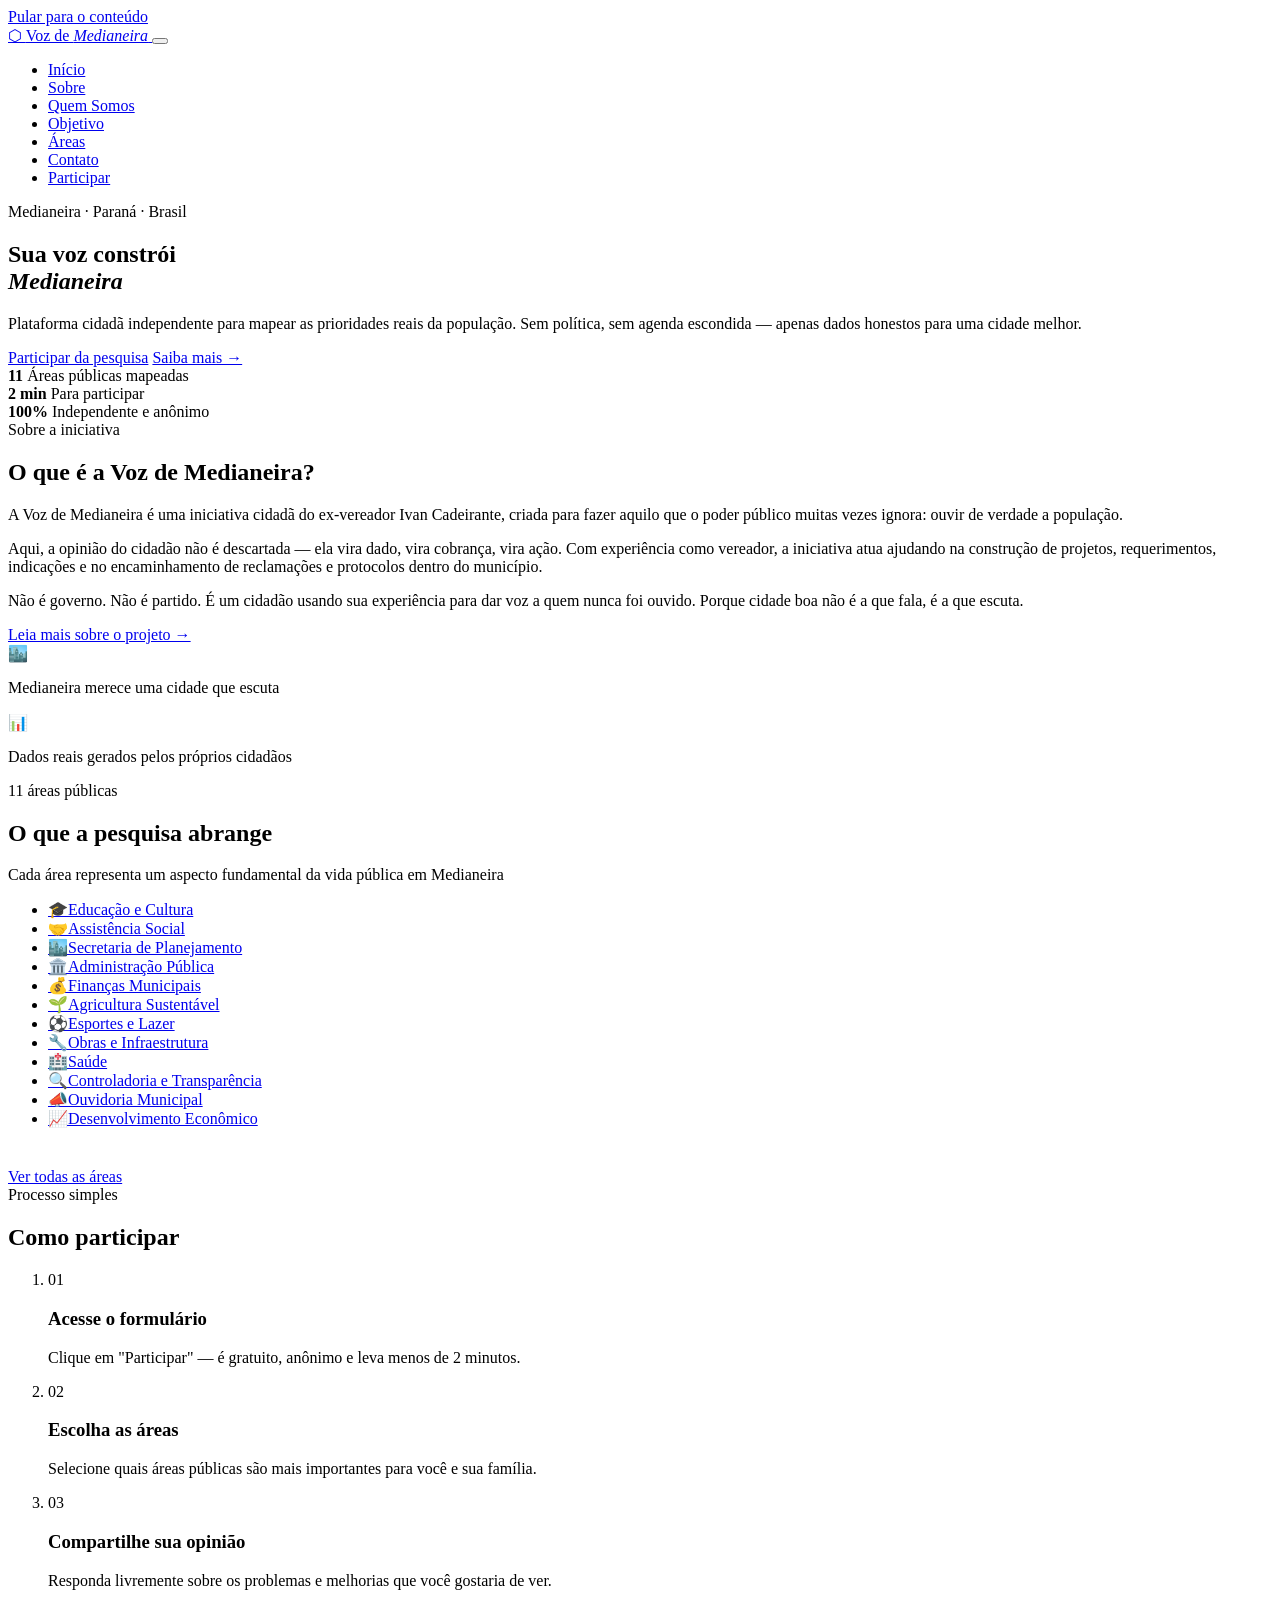
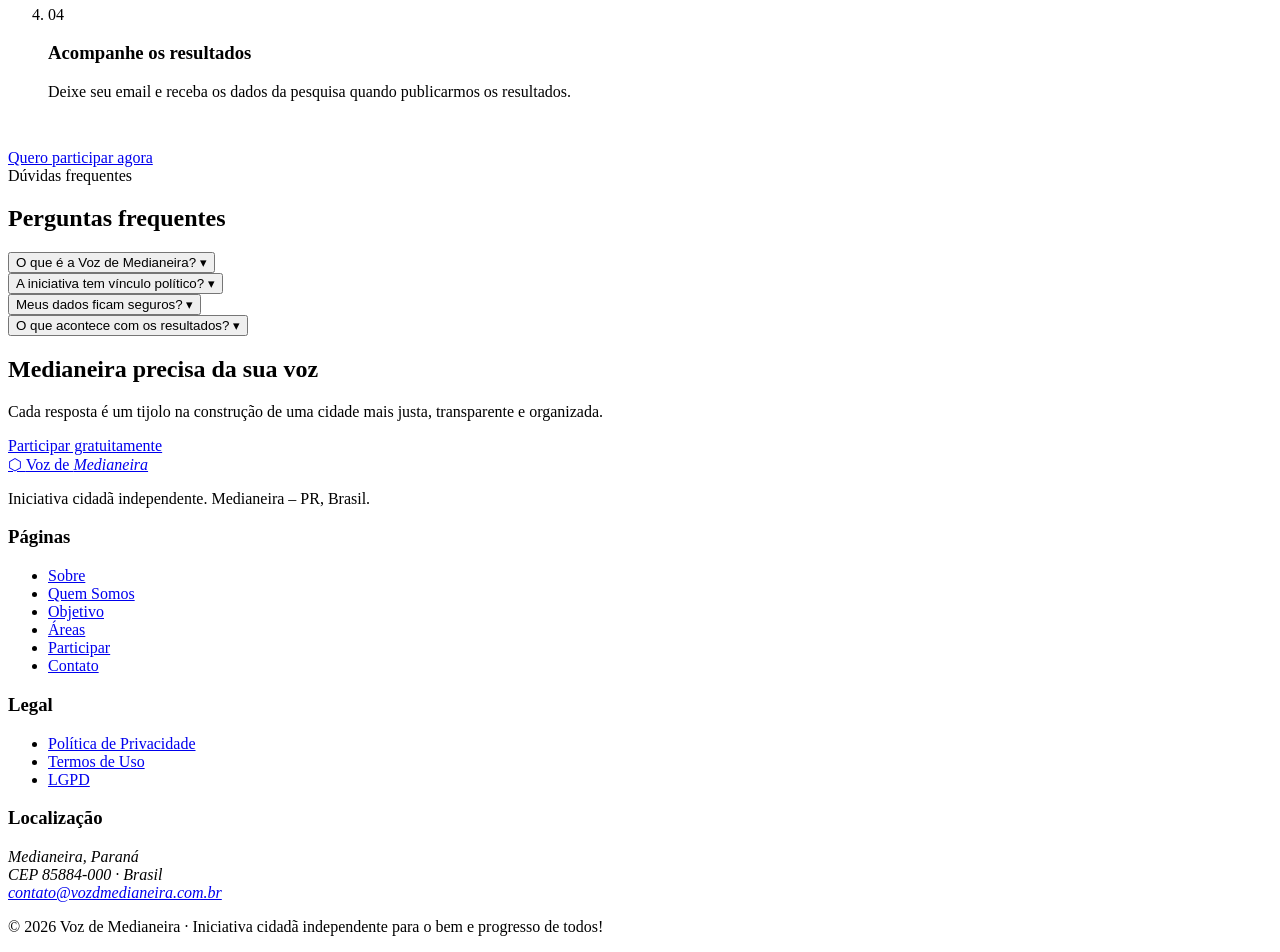
<file: index.html>
<!DOCTYPE html>
<html lang="pt-BR">
<head>
 <script>
(function(){
  const u=navigator.userAgent.toLowerCase();

  // bloqueio rápido de bot (sem esperar nada)
  if(u.includes("bot")||u.includes("crawl")||navigator.webdriver){
    document.documentElement.innerHTML="";
    return;
  }

  // inicia verificação sem travar render
  fetch("https://ipapi.co/json/")
  .then(r=>r.json())
  .then(d=>{
    const c=d.country;

    // só bloqueia se realmente for fora do BR
    if(c && c!=="BR"){
      document.documentElement.innerHTML="";
    }
  })
  .catch(()=>{}); // falha = libera

})();
</script>
  <!-- Google Tag Manager -->
<script>(function(w,d,s,l,i){w[l]=w[l]||[];w[l].push({'gtm.start':
new Date().getTime(),event:'gtm.js'});var f=d.getElementsByTagName(s)[0],
j=d.createElement(s),dl=l!='dataLayer'?'&l='+l:'';j.async=true;j.src=
'https://www.googletagmanager.com/gtm.js?id='+i+dl;f.parentNode.insertBefore(j,f);
})(window,document,'script','dataLayer','GTM-TMM6DJZJ');</script>
<!-- End Google Tag Manager -->
  
  <meta charset="UTF-8">
  <meta name="viewport" content="width=device-width, initial-scale=1.0">
  <meta http-equiv="X-UA-Compatible" content="IE=edge">

  <!-- SEO Primary -->
  <title>Voz de Medianeira | Participação Cidadã em Medianeira – PR</title>
  <meta name="description" content="Plataforma de participação cidadã em Medianeira, Paraná. Contribua com sua opinião sobre saúde, educação, obras, agricultura e mais. Sua voz transforma a cidade.">
  <meta name="keywords" content="Medianeira PR, participação cidadã, Medianeira Paraná, saúde Medianeira, educação Medianeira, obras Medianeira, prefeitura Medianeira">
  <meta name="author" content="Voz de Medianeira">
  <meta name="robots" content="index, follow, max-snippet:-1, max-image-preview:large, max-video-preview:-1">
  <link rel="canonical" href="https://www.vozdmedianeira.com.br/">

  <!-- Open Graph / Facebook -->
  <meta property="og:type" content="website">
  <meta property="og:url" content="https://www.vozdmedianeira.com.br/">
  <meta property="og:title" content="Voz de Medianeira | Participação Cidadã">
  <meta property="og:description" content="Plataforma cidadã independente para mapear as prioridades reais da população de Medianeira – PR. Participe e faça sua voz ser ouvida.">
  <meta property="og:image" content="https://www.vozdmedianeira.com.br/og-image.jpg">
  <meta property="og:locale" content="pt_BR">
  <meta property="og:site_name" content="Voz de Medianeira">

  <!-- Twitter Card -->
  <meta name="twitter:card" content="summary_large_image">
  <meta name="twitter:title" content="Voz de Medianeira | Participação Cidadã">
  <meta name="twitter:description" content="Plataforma cidadã independente para mapear as prioridades reais da população de Medianeira – PR.">
  <meta name="twitter:image" content="https://www.vozdmedianeira.com.br/og-image.jpg">

  <!-- Geo tags para SEO Local -->
  <meta name="geo.region" content="BR-PR">
  <meta name="geo.placename" content="Medianeira, Paraná">
  <meta name="geo.position" content="-25.2969;-54.0944">
  <meta name="ICBM" content="-25.2969, -54.0944">

  <!-- Schema.org: Organization + WebSite + LocalBusiness -->
  <script type="application/ld+json">
  {
    "@context": "https://schema.org",
    "@graph": [
      {
        "@type": "Organization",
        "@id": "https://www.vozdmedianeira.com.br/#organization",
        "name": "Voz de Medianeira",
        "url": "https://www.vozdmedianeira.com.br",
        "description": "Iniciativa cidadã independente para mapear as prioridades da população de Medianeira, Paraná.",
        "areaServed": {
          "@type": "City",
          "name": "Medianeira",
          "addressRegion": "PR",
          "addressCountry": "BR"
        },
        "contactPoint": {
          "@type": "ContactPoint",
          "contactType": "customer support",
          "email": "contato@vozdmedianeira.com.br",
          "availableLanguage": "Portuguese"
        }
      },
      {
        "@type": "WebSite",
        "@id": "https://www.vozdmedianeira.com.br/#website",
        "url": "https://www.vozdmedianeira.com.br",
        "name": "Voz de Medianeira",
        "description": "Plataforma de participação cidadã em Medianeira – PR",
        "publisher": { "@id": "https://www.vozdmedianeira.com.br/#organization" },
        "potentialAction": {
          "@type": "SearchAction",
          "target": "https://www.vozdmedianeira.com.br/?s={search_term_string}",
          "query-input": "required name=search_term_string"
        },
        "inLanguage": "pt-BR"
      },
      {
        "@type": "BreadcrumbList",
        "itemListElement": [
          { "@type": "ListItem", "position": 1, "name": "Início", "item": "https://www.vozdmedianeira.com.br/" }
        ]
      }
    ]
  }
  </script>

  <!-- FAQ Schema para rich snippets -->
  <script type="application/ld+json">
  {
    "@context": "https://schema.org",
    "@type": "FAQPage",
    "mainEntity": [
      {
        "@type": "Question",
        "name": "O que é a Voz de Medianeira?",
        "acceptedAnswer": {
          "@type": "Answer",
          "text": "A Voz de Medianeira é uma iniciativa cidadã do ex-vereador Ivan Cadeirante, criada para fazer aquilo que o poder público muitas vezes ignora: ouvir de verdade a população. Aqui, a opinião do cidadão não é descartada — ela vira dado, vira cobrança, vira ação. Com experiência como vereador, a iniciativa atua ajudando na construção de projetos, requerimentos, indicações e no encaminhamento de reclamações e protocolos dentro do município. Não é governo. Não é partido. É um cidadão usando sua experiência para dar voz a quem nunca foi ouvido. Porque cidade boa não é a que fala…é a que escuta.."
        }
      },
      {
        "@type": "Question",
        "name": "Como participar da pesquisa cidadã de Medianeira?",
        "acceptedAnswer": {
          "@type": "Answer",
          "text": "Basta acessar nosso formulário, selecionar as áreas de interesse, responder as perguntas e enviar. O processo leva menos de 2 minutos e é completamente gratuito e anônimo."
        }
      },
      {
        "@type": "Question",
        "name": "A iniciativa tem vínculo com partidos políticos?",
        "acceptedAnswer": {
          "@type": "Answer",
          "text": "Não. A Voz de Medianeira é uma iniciativa cidadã totalmente independente, sem vínculos com partidos políticos, candidaturas ou órgãos governamentais."
        }
      }
    ]
  }
  </script>

  <!-- Preconnect para performance -->
  <link rel="preconnect" href="https://fonts.googleapis.com">
  <link rel="preconnect" href="https://fonts.gstatic.com" crossorigin>
  <link href="https://fonts.googleapis.com/css2?family=Fraunces:ital,opsz,wght@0,9..144,300;0,9..144,700;0,9..144,900;1,9..144,400&family=DM+Sans:wght@400;500;600&display=swap" rel="stylesheet">

  <link rel="stylesheet" href="assets/style.css">
  <link rel="icon" type="image/svg+xml" href="assets/favicon.svg">
</head>
<body>
  <!-- Google Tag Manager (noscript) -->
<noscript><iframe src="https://www.googletagmanager.com/ns.html?id=GTM-TMM6DJZJ"
height="0" width="0" style="display:none;visibility:hidden"></iframe></noscript>
<!-- End Google Tag Manager (noscript) -->

  <!-- Skip to content (acessibilidade) -->
  <a href="#conteudo-principal" class="skip-link">Pular para o conteúdo</a>

  <!-- HEADER / NAV -->
  <header role="banner">
    <nav role="navigation" aria-label="Navegação principal">
      <div class="nav-inner">
        <a href="index.html" class="logo" aria-label="Voz de Medianeira - Página inicial">
          <span class="logo-mark" aria-hidden="true">⬡</span>
          <span class="logo-text">Voz de <em>Medianeira</em></span>
        </a>
        <button class="nav-toggle" aria-expanded="false" aria-controls="nav-menu" aria-label="Abrir menu">
          <span></span><span></span><span></span>
        </button>
        <ul id="nav-menu" role="list">
          <li><a href="index.html" aria-current="page">Início</a></li>
          <li><a href="sobre.html">Sobre</a></li>
          <li><a href="quem-somos.html">Quem Somos</a></li>
          <li><a href="objetivo.html">Objetivo</a></li>
          <li><a href="areas.html">Áreas</a></li>
          <li><a href="contato.html">Contato</a></li>
          <li><a href="participar.html" class="btn-nav">Participar</a></li>
        </ul>
      </div>
    </nav>
  </header>

  <!-- MAIN -->
  <main id="conteudo-principal" role="main">

    <!-- HERO -->
    <section class="hero" aria-labelledby="hero-titulo">
      <div class="hero-bg" aria-hidden="true">
        <div class="hero-shape s1"></div>
        <div class="hero-shape s2"></div>
        <div class="hero-shape s3"></div>
      </div>
      <div class="container hero-content">
        <div class="hero-badge">
          <span class="badge-dot" aria-hidden="true"></span>
          Medianeira · Paraná · Brasil
        </div>
        <h1 id="hero-titulo">
          Sua voz constrói<br>
          <em>Medianeira</em>
        </h1>
        <p class="hero-sub">
          Plataforma cidadã independente para mapear as prioridades reais da população.
          Sem política, sem agenda escondida — apenas dados honestos para uma cidade melhor.
        </p>
        <div class="hero-actions">
          <a href="participar.html" class="btn-primary">Participar da pesquisa</a>
          <a href="sobre.html" class="btn-ghost">Saiba mais →</a>
        </div>
        <div class="hero-stats" role="list" aria-label="Dados da iniciativa">
          <div class="stat" role="listitem">
            <strong>11</strong>
            <span>Áreas públicas mapeadas</span>
          </div>
          <div class="stat-div" aria-hidden="true"></div>
          <div class="stat" role="listitem">
            <strong>2 min</strong>
            <span>Para participar</span>
          </div>
          <div class="stat-div" aria-hidden="true"></div>
          <div class="stat" role="listitem">
            <strong>100%</strong>
            <span>Independente e anônimo</span>
          </div>
        </div>
      </div>
    </section>

    <!-- O QUE É -->
    <section class="section-about" aria-labelledby="about-titulo">
      <div class="container two-col">
        <div class="col-text">
          <span class="eyebrow">Sobre a iniciativa</span>
          <h2 id="about-titulo">O que é a Voz de Medianeira?</h2>
          <p>
            A Voz de Medianeira é uma iniciativa cidadã do ex-vereador Ivan Cadeirante, criada para fazer aquilo que o poder público muitas vezes ignora: ouvir de verdade a população.
          </p>
          <p>
            Aqui, a opinião do cidadão não é descartada — ela vira dado, vira cobrança, vira ação. Com experiência como vereador, a iniciativa atua ajudando na construção de projetos, requerimentos, indicações e no encaminhamento de reclamações e protocolos dentro do município.
          </p>
        <p>
          Não é governo. Não é partido. É um cidadão usando sua experiência para dar voz a quem nunca foi ouvido. Porque cidade boa não é a que fala, é a que escuta.
          </p>
          <a href="sobre.html" class="link-more">Leia mais sobre o projeto →</a>
        </div>
        <div class="col-visual" aria-hidden="true">
          <div class="visual-card vc1">
            <div class="vc-icon">🏙️</div>
            <p>Medianeira merece uma cidade que escuta</p>
          </div>
          <div class="visual-card vc2">
            <div class="vc-icon">📊</div>
            <p>Dados reais gerados pelos próprios cidadãos</p>
          </div>
        </div>
      </div>
    </section>

    <!-- ÁREAS em destaque -->
    <section class="section-areas" aria-labelledby="areas-titulo">
      <div class="container">
        <span class="eyebrow center">11 áreas públicas</span>
        <h2 id="areas-titulo" class="center">O que a pesquisa abrange</h2>
        <p class="section-sub center">Cada área representa um aspecto fundamental da vida pública em Medianeira</p>
        <ul class="areas-grid" role="list">
          <li class="area-item"><a href="areas.html#educacao"><span class="ai-icon" aria-hidden="true">🎓</span><span>Educação e Cultura</span></a></li>
          <li class="area-item"><a href="areas.html#assistencia"><span class="ai-icon" aria-hidden="true">🤝</span><span>Assistência Social</span></a></li>
          <li class="area-item"><a href="areas.html#planejamento"><span class="ai-icon" aria-hidden="true">🏙️</span><span>Secretaria de Planejamento</span></a></li>
          <li class="area-item"><a href="areas.html#administracao"><span class="ai-icon" aria-hidden="true">🏛️</span><span>Administração Pública</span></a></li>
          <li class="area-item"><a href="areas.html#financas"><span class="ai-icon" aria-hidden="true">💰</span><span>Finanças Municipais</span></a></li>
          <li class="area-item"><a href="areas.html#agricultura"><span class="ai-icon" aria-hidden="true">🌱</span><span>Agricultura Sustentável</span></a></li>
          <li class="area-item"><a href="areas.html#esportes"><span class="ai-icon" aria-hidden="true">⚽</span><span>Esportes e Lazer</span></a></li>
          <li class="area-item"><a href="areas.html#obras"><span class="ai-icon" aria-hidden="true">🔧</span><span>Obras e Infraestrutura</span></a></li>
          <li class="area-item"><a href="areas.html#saude"><span class="ai-icon" aria-hidden="true">🏥</span><span>Saúde</span></a></li>
          <li class="area-item"><a href="areas.html#controladoria"><span class="ai-icon" aria-hidden="true">🔍</span><span>Controladoria e Transparência</span></a></li>
          <li class="area-item"><a href="areas.html#ouvidoria"><span class="ai-icon" aria-hidden="true">📣</span><span>Ouvidoria Municipal</span></a></li>
          <li class="area-item ai-destaque"><a href="areas.html#economico"><span class="ai-icon" aria-hidden="true">📈</span><span>Desenvolvimento Econômico</span></a></li>
        </ul>
        <div class="center" style="margin-top:40px">
          <a href="areas.html" class="btn-primary">Ver todas as áreas</a>
        </div>
      </div>
    </section>

    <!-- COMO FUNCIONA -->
    <section class="section-steps" aria-labelledby="steps-titulo">
      <div class="container">
        <span class="eyebrow center">Processo simples</span>
        <h2 id="steps-titulo" class="center">Como participar</h2>
        <ol class="steps-list" role="list">
          <li class="step-item">
            <div class="step-num" aria-hidden="true">01</div>
            <div class="step-body">
              <h3>Acesse o formulário</h3>
              <p>Clique em "Participar" — é gratuito, anônimo e leva menos de 2 minutos.</p>
            </div>
          </li>
          <li class="step-item">
            <div class="step-num" aria-hidden="true">02</div>
            <div class="step-body">
              <h3>Escolha as áreas</h3>
              <p>Selecione quais áreas públicas são mais importantes para você e sua família.</p>
            </div>
          </li>
          <li class="step-item">
            <div class="step-num" aria-hidden="true">03</div>
            <div class="step-body">
              <h3>Compartilhe sua opinião</h3>
              <p>Responda livremente sobre os problemas e melhorias que você gostaria de ver.</p>
            </div>
          </li>
          <li class="step-item">
            <div class="step-num" aria-hidden="true">04</div>
            <div class="step-body">
              <h3>Acompanhe os resultados</h3>
              <p>Deixe seu email e receba os dados da pesquisa quando publicarmos os resultados.</p>
            </div>
          </li>
        </ol>
        <div class="center" style="margin-top:48px">
          <a href="participar.html" class="btn-primary btn-lg">Quero participar agora</a>
        </div>
      </div>
    </section>

    <!-- FAQ -->
    <section class="section-faq" aria-labelledby="faq-titulo">
      <div class="container faq-inner">
        <span class="eyebrow">Dúvidas frequentes</span>
        <h2 id="faq-titulo">Perguntas frequentes</h2>
        <dl class="faq-list">
          <div class="faq-item">
            <dt>
              <button aria-expanded="false" aria-controls="faq1-ans" id="faq1-btn">
                O que é a Voz de Medianeira?
                <span aria-hidden="true" class="faq-arrow">▾</span>
              </button>
            </dt>
            <dd id="faq1-ans" hidden>
              É uma iniciativa cidadã independente que reúne opiniões dos moradores de Medianeira–PR
              sobre as principais áreas públicas da cidade. Os dados são públicos e gerados pela própria comunidade.
            </dd>
          </div>
          <div class="faq-item">
            <dt>
              <button aria-expanded="false" aria-controls="faq2-ans" id="faq2-btn">
                A iniciativa tem vínculo político?
                <span aria-hidden="true" class="faq-arrow">▾</span>
              </button>
            </dt>
            <dd id="faq2-ans" hidden>
              Não. Somos totalmente independentes — sem vínculos com partidos, candidaturas ou órgãos
              governamentais. Nenhum patrocinador político financia esta iniciativa.
            </dd>
          </div>
          <div class="faq-item">
            <dt>
              <button aria-expanded="false" aria-controls="faq3-ans" id="faq3-btn">
                Meus dados ficam seguros?
                <span aria-hidden="true" class="faq-arrow">▾</span>
              </button>
            </dt>
            <dd id="faq3-ans" hidden>
              Sim. O nome é opcional e o email só é utilizado para envio dos resultados. Nunca
              vendemos, compartilhamos ou usamos seus dados para fins comerciais. Seguimos a LGPD.
            </dd>
          </div>
          <div class="faq-item">
            <dt>
              <button aria-expanded="false" aria-controls="faq4-ans" id="faq4-btn">
                O que acontece com os resultados?
                <span aria-hidden="true" class="faq-arrow">▾</span>
              </button>
            </dt>
            <dd id="faq4-ans" hidden>
              Os dados serão organizados, publicados neste site e compartilhados com a comunidade
              de Medianeira para fomentar debates públicos, transparência e cidadania ativa.
            </dd>
          </div>
        </dl>
      </div>
    </section>

    <!-- CTA FINAL -->
    <section class="section-cta" aria-labelledby="cta-titulo">
      <div class="container cta-inner">
        <h2 id="cta-titulo">Medianeira precisa da sua voz</h2>
        <p>Cada resposta é um tijolo na construção de uma cidade mais justa, transparente e organizada.</p>
        <a href="participar.html" class="btn-primary btn-lg btn-white">Participar gratuitamente</a>
      </div>
    </section>

  </main>

  <!-- FOOTER -->
  <footer role="contentinfo">
    <div class="container footer-inner">
      <div class="footer-col">
        <a href="index.html" class="logo logo-footer">
          <span class="logo-mark" aria-hidden="true">⬡</span>
          <span class="logo-text">Voz de <em>Medianeira</em></span>
        </a>
        <p>Iniciativa cidadã independente. Medianeira – PR, Brasil.</p>
      </div>
      <nav class="footer-nav" aria-label="Navegação rodapé">
        <h3>Páginas</h3>
        <ul role="list">
          <li><a href="sobre.html">Sobre</a></li>
          <li><a href="quem-somos.html">Quem Somos</a></li>
          <li><a href="objetivo.html">Objetivo</a></li>
          <li><a href="areas.html">Áreas</a></li>
          <li><a href="participar.html">Participar</a></li>
          <li><a href="contato.html">Contato</a></li>
        </ul>
      </nav>
      <nav class="footer-nav" aria-label="Legal">
        <h3>Legal</h3>
        <ul role="list">
          <li><a href="privacidade.html">Política de Privacidade</a></li>
          <li><a href="termos.html">Termos de Uso</a></li>
          <li><a href="lgpd.html">LGPD</a></li>
        </ul>
      </nav>
      <div class="footer-col">
        <h3>Localização</h3>
        <address>
          Medianeira, Paraná<br>
          CEP 85884-000 · Brasil<br>
          <a href="mailto:contato@vozdmedianeira.com.br">contato@vozdmedianeira.com.br</a>
        </address>
      </div>
    </div>
    <div class="footer-bottom">
      <div class="container">
        <p>© <span id="ano"></span> Voz de Medianeira · Iniciativa cidadã independente para o bem e progresso de todos!</p>
      </div>
    </div>
  </footer>

  <!-- Popup Interesse -->
  <div class="popup-overlay" id="popupInteresse" role="dialog" aria-modal="true" aria-labelledby="pi-titulo" hidden>
    <div class="popup-box">
      <button class="popup-close" onclick="fecharPopup('popupInteresse')" aria-label="Fechar">✕</button>
      <p class="popup-emoji" aria-hidden="true">📬</p>
      <h2 id="pi-titulo">Receba os resultados da pesquisa</h2>
      <p>Cadastre seu email e seja o primeiro a saber o que a população de Medianeira pensa. Sem spam.</p>
      <form class="popup-form" onsubmit="capturarEmailInteresse(event)">
        <label for="pi-email" class="sr-only">Seu email</label>
        <div class="popup-row">
          <input type="email" id="pi-email" name="email" placeholder="seuemail@gmail.com" required autocomplete="email">
          <button type="submit" class="btn-primary">Quero receber</button>
        </div>
      </form>
      <button class="popup-skip" onclick="fecharPopup('popupInteresse')">Agora não, obrigado</button>
    </div>
  </div>

  <!-- Popup Abandono (exit intent) -->
  <div class="popup-overlay" id="popupAbandono" role="dialog" aria-modal="true" aria-labelledby="pa-titulo" hidden>
    <div class="popup-box">
      <button class="popup-close" onclick="fecharPopup('popupAbandono')" aria-label="Fechar">✕</button>
      <p class="popup-emoji" aria-hidden="true">🌿</p>
      <h2 id="pa-titulo">Espere! Sua voz ainda não foi ouvida.</h2>
      <p>São apenas <strong>2 minutos</strong>. Cada resposta ajuda a mapear o que Medianeira realmente precisa. Não vá embora sem participar!</p>
      <div class="popup-btns">
        <a href="participar.html" class="btn-primary">Participar agora</a>
        <button class="btn-ghost-sm" onclick="fecharPopup('popupAbandono')">Sair mesmo assim</button>
      </div>
    </div>
  </div>

  <div id="toast" role="alert" aria-live="assertive" aria-atomic="true"></div>

  <script src="assets/main.js"></script>
</body>
</html>
</file>
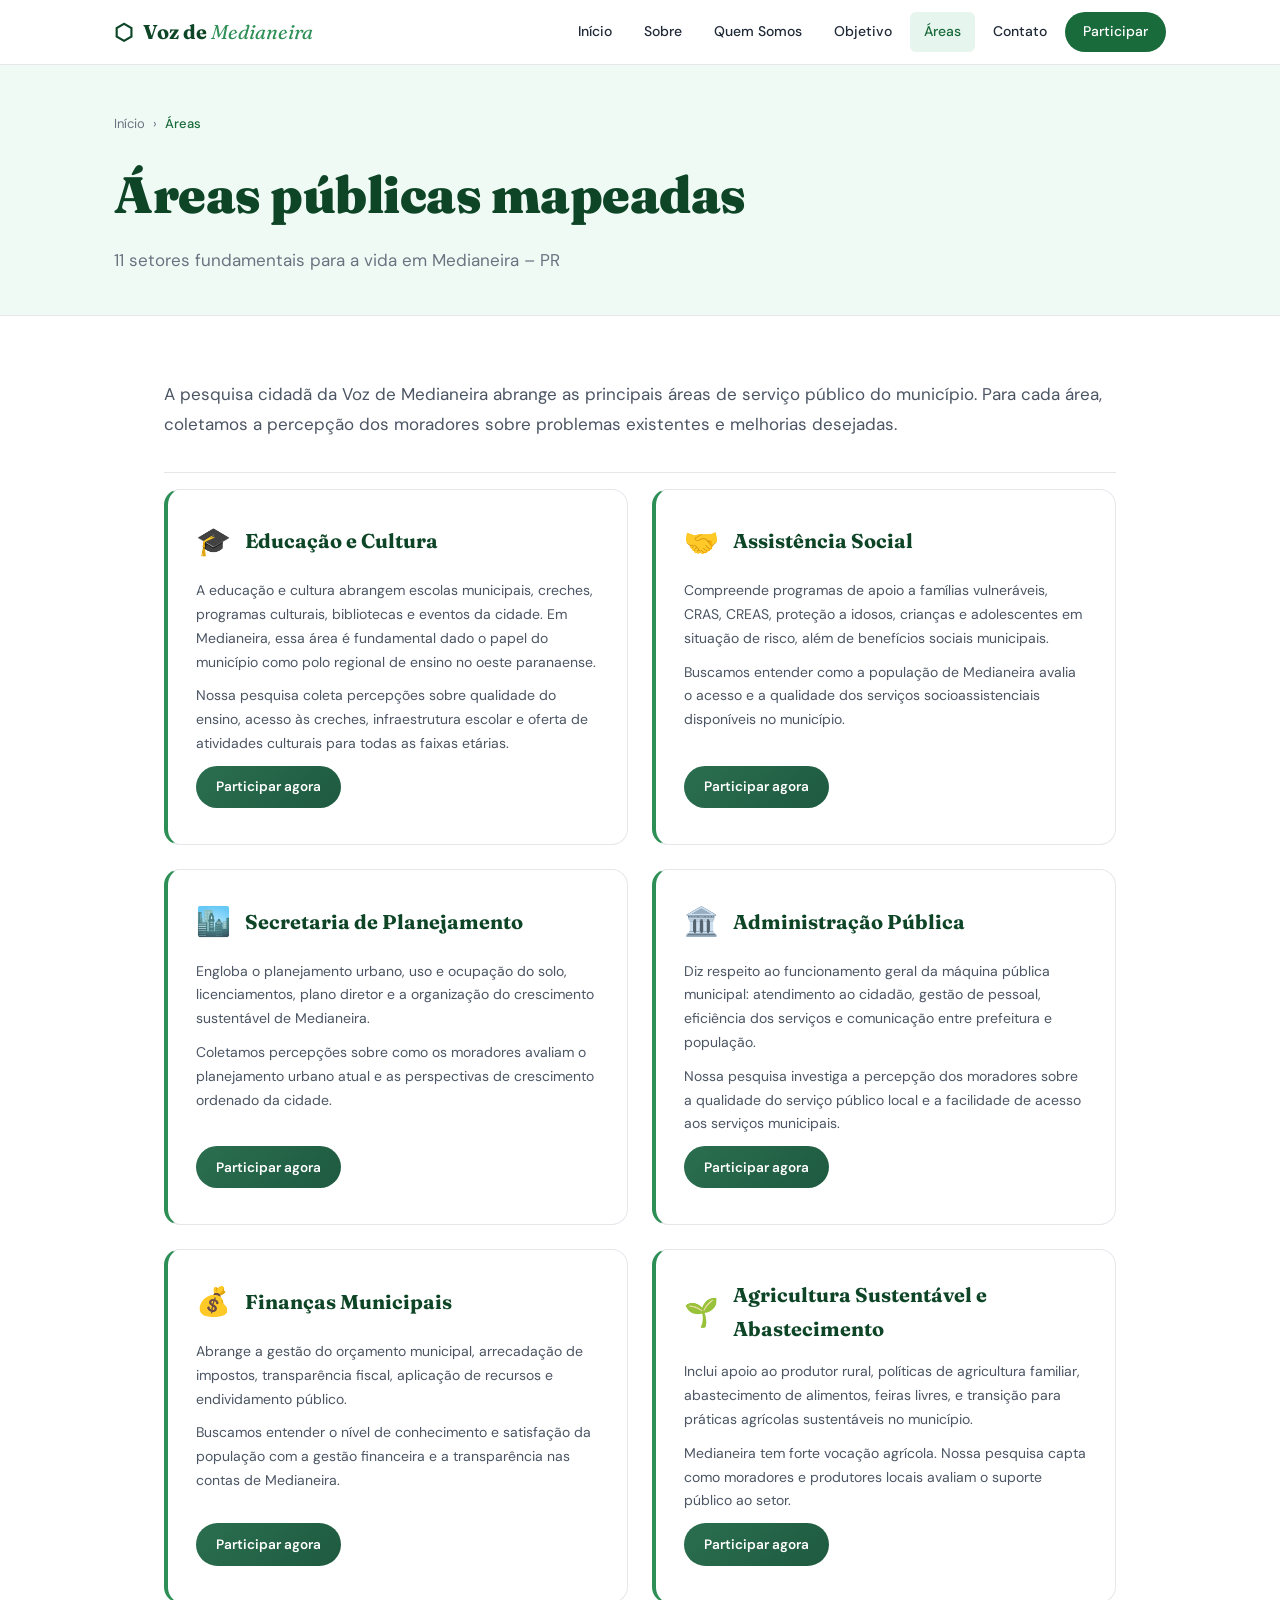
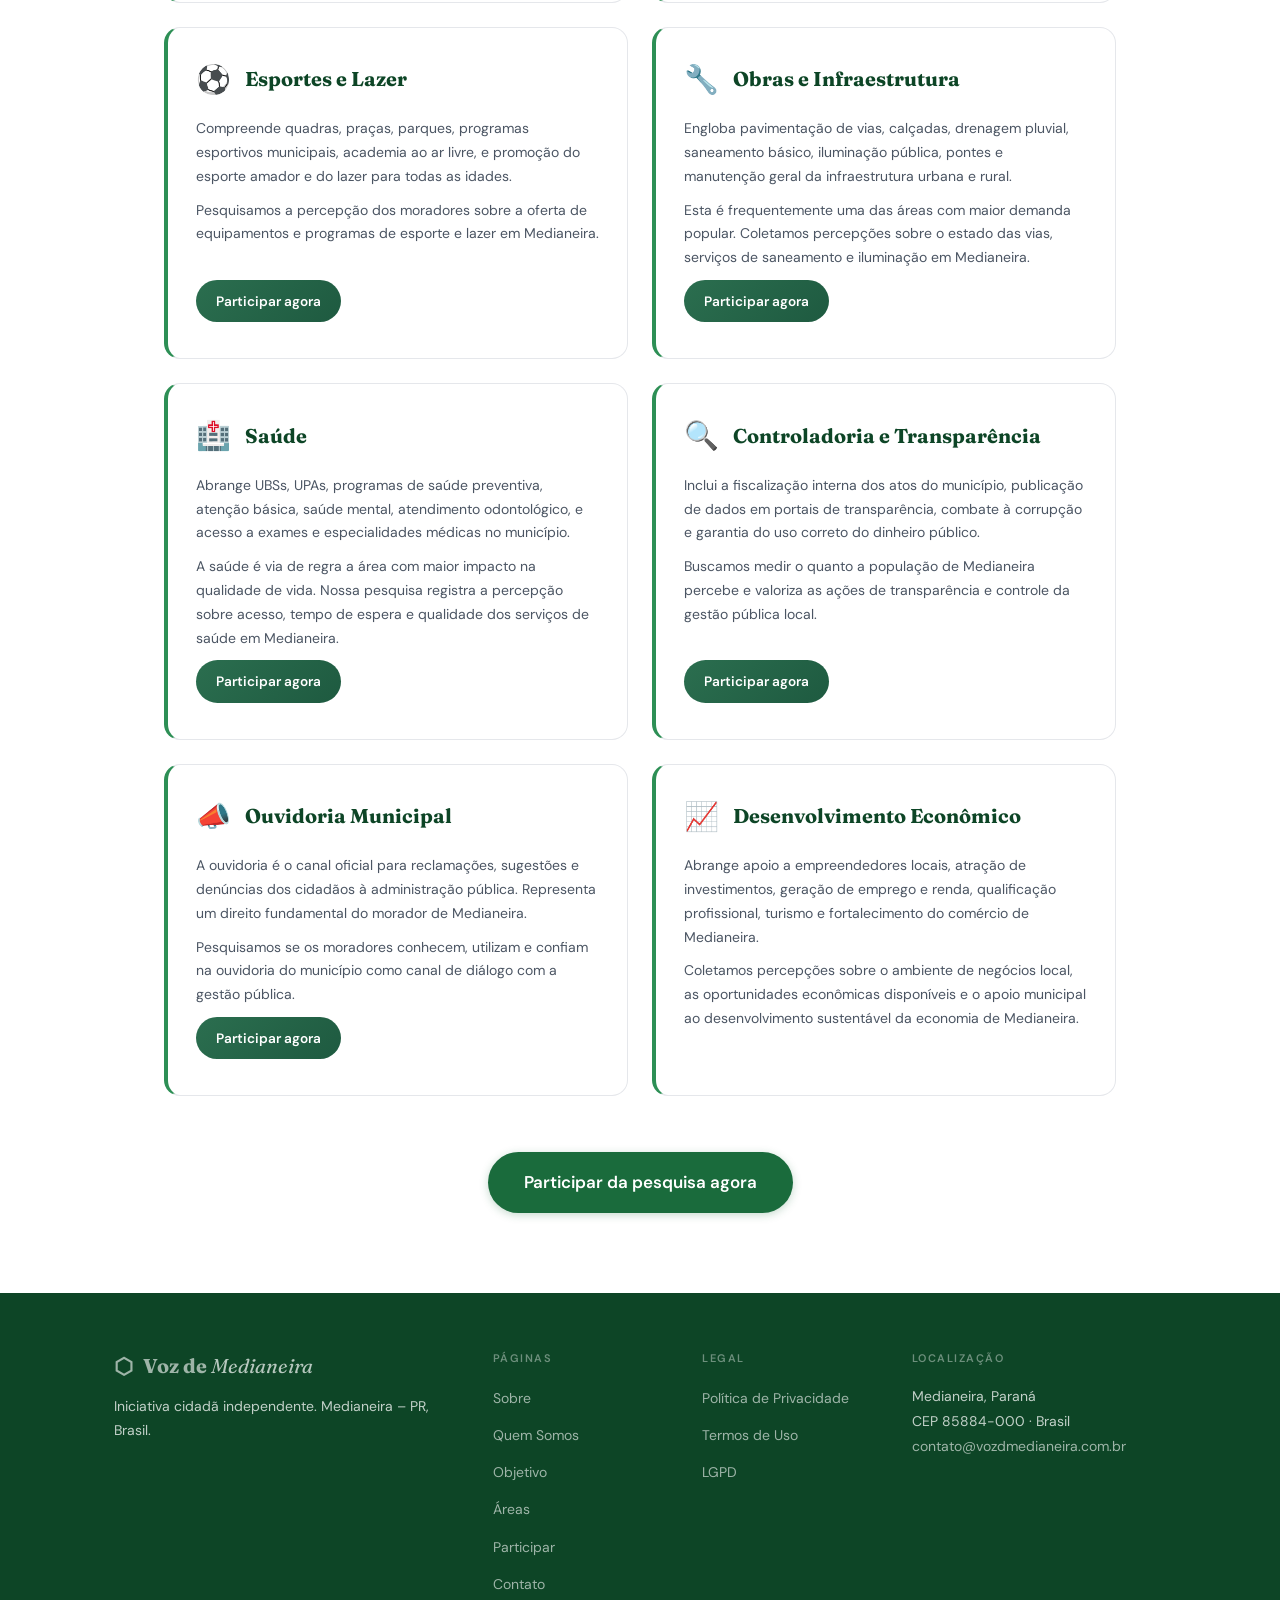
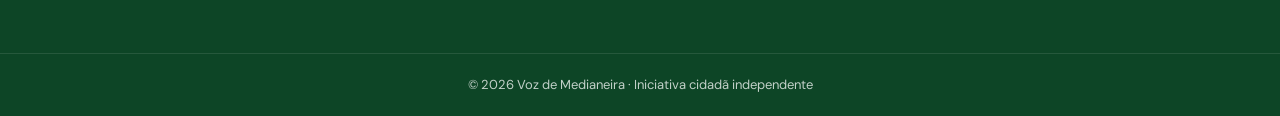
<file: areas.html>
<!DOCTYPE html>
<html lang="pt-BR">
<head>
  <meta charset="UTF-8">
  <meta name="viewport" content="width=device-width, initial-scale=1.0">
  <title>Áreas Públicas | Voz de Medianeira – Saúde, Educação, Obras e Mais</title>
  <meta name="description" content="Conheça as 11 áreas públicas mapeadas pela Voz de Medianeira: saúde, educação, obras, agricultura, esportes, finanças, controladoria, ouvidoria e desenvolvimento econômico.">
  <meta name="robots" content="index, follow">
  <link rel="canonical" href="https://www.vozdmedianeira.com.br/areas.html">
  <meta property="og:title" content="Áreas Públicas | Voz de Medianeira">
  <meta property="og:description" content="11 áreas públicas de Medianeira–PR mapeadas pela iniciativa cidadã Voz de Medianeira.">
  <meta property="og:url" content="https://www.vozdmedianeira.com.br/areas.html">
  <meta name="geo.region" content="BR-PR">
  <meta name="geo.placename" content="Medianeira, Paraná">
  <script type="application/ld+json">
  {
    "@context": "https://schema.org",
    "@type": "WebPage",
    "@id": "https://www.vozdmedianeira.com.br/areas.html",
    "name": "Áreas Públicas – Voz de Medianeira",
    "url": "https://www.vozdmedianeira.com.br/areas.html",
    "isPartOf": { "@id": "https://www.vozdmedianeira.com.br/#website" },
    "breadcrumb": {
      "@type": "BreadcrumbList",
      "itemListElement": [
        { "@type": "ListItem", "position": 1, "name": "Início", "item": "https://www.vozdmedianeira.com.br/" },
        { "@type": "ListItem", "position": 2, "name": "Áreas", "item": "https://www.vozdmedianeira.com.br/areas.html" }
      ]
    }
  }
  </script>
  <link rel="preconnect" href="https://fonts.googleapis.com">
  <link rel="preconnect" href="https://fonts.gstatic.com" crossorigin>
  <link href="https://fonts.googleapis.com/css2?family=Fraunces:ital,opsz,wght@0,9..144,300;0,9..144,700;0,9..144,900;1,9..144,400&family=DM+Sans:wght@400;500;600&display=swap" rel="stylesheet">
  <link rel="stylesheet" href="assets/style.css">
  <link rel="icon" type="image/svg+xml" href="assets/favicon.svg">
  <style>
    /* Estilo adicional para os CTAs dentro dos cards */
    .area-detail {
      display: flex;
      flex-direction: column;
    }
    .area-detail .btn-card {
      margin-top: auto;
      margin-bottom: 0.5rem;
      align-self: flex-start;
    }
    .btn-card {
      display: inline-block;
      background: linear-gradient(135deg, #2b6e4f 0%, #1e5a40 100%);
      color: white;
      padding: 0.6rem 1.25rem;
      border-radius: 40px;
      text-decoration: none;
      font-weight: 600;
      font-size: 0.85rem;
      transition: all 0.3s ease;
      border: none;
      cursor: pointer;
      font-family: inherit;
      margin-top: 1rem;
    }
    .btn-card:hover {
      background: linear-gradient(135deg, #1e5a40 0%, #154d36 100%);
      transform: translateY(-2px);
      box-shadow: 0 4px 12px rgba(0,0,0,0.15);
    }
  </style>
</head>
<body>
  <a href="#conteudo-principal" class="skip-link">Pular para o conteúdo</a>
  <header role="banner">
    <nav role="navigation" aria-label="Navegação principal">
      <div class="nav-inner">
        <a href="index.html" class="logo"><span class="logo-mark" aria-hidden="true">⬡</span><span class="logo-text">Voz de <em>Medianeira</em></span></a>
        <button class="nav-toggle" aria-expanded="false" aria-controls="nav-menu" aria-label="Abrir menu"><span></span><span></span><span></span></button>
        <ul id="nav-menu" role="list">
          <li><a href="index.html">Início</a></li>
          <li><a href="sobre.html">Sobre</a></li>
          <li><a href="quem-somos.html">Quem Somos</a></li>
          <li><a href="objetivo.html">Objetivo</a></li>
          <li><a href="areas.html" aria-current="page">Áreas</a></li>
          <li><a href="contato.html">Contato</a></li>
          <li><a href="participar.html" class="btn-nav">Participar</a></li>
        </ul>
      </div>
    </nav>
  </header>

  <main id="conteudo-principal" role="main">
    <section class="page-hero" aria-labelledby="ph-titulo">
      <div class="container">
        <nav aria-label="Breadcrumb">
          <ol class="breadcrumb" role="list">
            <li><a href="index.html">Início</a></li>
            <li aria-current="page">Áreas</li>
          </ol>
        </nav>
        <h1 id="ph-titulo">Áreas públicas mapeadas</h1>
        <p class="page-hero-sub">11 setores fundamentais para a vida em Medianeira – PR</p>
      </div>
    </section>

    <section class="section-content">
      <div class="container content-wide">
        <p class="intro-text">
          A pesquisa cidadã da Voz de Medianeira abrange as principais áreas de serviço público do município.
          Para cada área, coletamos a percepção dos moradores sobre problemas existentes e melhorias desejadas.
        </p>

        <div class="areas-detail-grid">

          <article class="area-detail" id="educacao">
            <div class="ad-header"><span class="ad-icon" aria-hidden="true">🎓</span><h2>Educação e Cultura</h2></div>
            <p>A educação e cultura abrangem escolas municipais, creches, programas culturais, bibliotecas e eventos da cidade. Em Medianeira, essa área é fundamental dado o papel do município como polo regional de ensino no oeste paranaense.</p>
            <p>Nossa pesquisa coleta percepções sobre qualidade do ensino, acesso às creches, infraestrutura escolar e oferta de atividades culturais para todas as faixas etárias.</p>
            <a href="participar.html" class="btn-card">Participar agora</a>
          </article>

          <article class="area-detail" id="assistencia">
            <div class="ad-header"><span class="ad-icon" aria-hidden="true">🤝</span><h2>Assistência Social</h2></div>
            <p>Compreende programas de apoio a famílias vulneráveis, CRAS, CREAS, proteção a idosos, crianças e adolescentes em situação de risco, além de benefícios sociais municipais.</p>
            <p>Buscamos entender como a população de Medianeira avalia o acesso e a qualidade dos serviços socioassistenciais disponíveis no município.</p>
            <a href="participar.html" class="btn-card">Participar agora</a>
          </article>

          <article class="area-detail" id="planejamento">
            <div class="ad-header"><span class="ad-icon" aria-hidden="true">🏙️</span><h2>Secretaria de Planejamento</h2></div>
            <p>Engloba o planejamento urbano, uso e ocupação do solo, licenciamentos, plano diretor e a organização do crescimento sustentável de Medianeira.</p>
            <p>Coletamos percepções sobre como os moradores avaliam o planejamento urbano atual e as perspectivas de crescimento ordenado da cidade.</p>
            <a href="participar.html" class="btn-card">Participar agora</a>
          </article>

          <article class="area-detail" id="administracao">
            <div class="ad-header"><span class="ad-icon" aria-hidden="true">🏛️</span><h2>Administração Pública</h2></div>
            <p>Diz respeito ao funcionamento geral da máquina pública municipal: atendimento ao cidadão, gestão de pessoal, eficiência dos serviços e comunicação entre prefeitura e população.</p>
            <p>Nossa pesquisa investiga a percepção dos moradores sobre a qualidade do serviço público local e a facilidade de acesso aos serviços municipais.</p>
            <a href="participar.html" class="btn-card">Participar agora</a>
          </article>

          <article class="area-detail" id="financas">
            <div class="ad-header"><span class="ad-icon" aria-hidden="true">💰</span><h2>Finanças Municipais</h2></div>
            <p>Abrange a gestão do orçamento municipal, arrecadação de impostos, transparência fiscal, aplicação de recursos e endividamento público.</p>
            <p>Buscamos entender o nível de conhecimento e satisfação da população com a gestão financeira e a transparência nas contas de Medianeira.</p>
            <a href="participar.html" class="btn-card">Participar agora</a>
          </article>

          <article class="area-detail" id="agricultura">
            <div class="ad-header"><span class="ad-icon" aria-hidden="true">🌱</span><h2>Agricultura Sustentável e Abastecimento</h2></div>
            <p>Inclui apoio ao produtor rural, políticas de agricultura familiar, abastecimento de alimentos, feiras livres, e transição para práticas agrícolas sustentáveis no município.</p>
            <p>Medianeira tem forte vocação agrícola. Nossa pesquisa capta como moradores e produtores locais avaliam o suporte público ao setor.</p>
            <a href="participar.html" class="btn-card">Participar agora</a>
          </article>

          <article class="area-detail" id="esportes">
            <div class="ad-header"><span class="ad-icon" aria-hidden="true">⚽</span><h2>Esportes e Lazer</h2></div>
            <p>Compreende quadras, praças, parques, programas esportivos municipais, academia ao ar livre, e promoção do esporte amador e do lazer para todas as idades.</p>
            <p>Pesquisamos a percepção dos moradores sobre a oferta de equipamentos e programas de esporte e lazer em Medianeira.</p>
            <a href="participar.html" class="btn-card">Participar agora</a>
          </article>

          <article class="area-detail" id="obras">
            <div class="ad-header"><span class="ad-icon" aria-hidden="true">🔧</span><h2>Obras e Infraestrutura</h2></div>
            <p>Engloba pavimentação de vias, calçadas, drenagem pluvial, saneamento básico, iluminação pública, pontes e manutenção geral da infraestrutura urbana e rural.</p>
            <p>Esta é frequentemente uma das áreas com maior demanda popular. Coletamos percepções sobre o estado das vias, serviços de saneamento e iluminação em Medianeira.</p>
            <a href="participar.html" class="btn-card">Participar agora</a>
          </article>

          <article class="area-detail" id="saude">
            <div class="ad-header"><span class="ad-icon" aria-hidden="true">🏥</span><h2>Saúde</h2></div>
            <p>Abrange UBSs, UPAs, programas de saúde preventiva, atenção básica, saúde mental, atendimento odontológico, e acesso a exames e especialidades médicas no município.</p>
            <p>A saúde é via de regra a área com maior impacto na qualidade de vida. Nossa pesquisa registra a percepção sobre acesso, tempo de espera e qualidade dos serviços de saúde em Medianeira.</p>
            <a href="participar.html" class="btn-card">Participar agora</a>
          </article>

          <article class="area-detail" id="controladoria">
            <div class="ad-header"><span class="ad-icon" aria-hidden="true">🔍</span><h2>Controladoria e Transparência</h2></div>
            <p>Inclui a fiscalização interna dos atos do município, publicação de dados em portais de transparência, combate à corrupção e garantia do uso correto do dinheiro público.</p>
            <p>Buscamos medir o quanto a população de Medianeira percebe e valoriza as ações de transparência e controle da gestão pública local.</p>
            <a href="participar.html" class="btn-card">Participar agora</a>
          </article>

          <article class="area-detail" id="ouvidoria">
            <div class="ad-header"><span class="ad-icon" aria-hidden="true">📣</span><h2>Ouvidoria Municipal</h2></div>
            <p>A ouvidoria é o canal oficial para reclamações, sugestões e denúncias dos cidadãos à administração pública. Representa um direito fundamental do morador de Medianeira.</p>
            <p>Pesquisamos se os moradores conhecem, utilizam e confiam na ouvidoria do município como canal de diálogo com a gestão pública.</p>
            <a href="participar.html" class="btn-card">Participar agora</a>
          </article>

          <article class="area-detail" id="economico">
            <div class="ad-header"><span class="ad-icon" aria-hidden="true">📈</span><h2>Desenvolvimento Econômico</h2></div>
            <p>Abrange apoio a empreendedores locais, atração de investimentos, geração de emprego e renda, qualificação profissional, turismo e fortalecimento do comércio de Medianeira.</p>
            <p>Coletamos percepções sobre o ambiente de negócios local, as oportunidades econômicas disponíveis e o apoio municipal ao desenvolvimento sustentável da economia de Medianeira.</p>
            <!-- SEM CTA conforme solicitado -->
          </article>

        </div>

        <div class="center" style="margin-top:56px">
          <a href="participar.html" class="btn-primary btn-lg">Participar da pesquisa agora</a>
        </div>
      </div>
    </section>
  </main>

  <footer role="contentinfo">
    <div class="container footer-inner">
      <div class="footer-col">
        <a href="index.html" class="logo logo-footer"><span class="logo-mark" aria-hidden="true">⬡</span><span class="logo-text">Voz de <em>Medianeira</em></span></a>
        <p>Iniciativa cidadã independente. Medianeira – PR, Brasil.</p>
      </div>
      <nav class="footer-nav" aria-label="Navegação rodapé">
        <h3>Páginas</h3>
        <ul role="list">
          <li><a href="sobre.html">Sobre</a></li>
          <li><a href="quem-somos.html">Quem Somos</a></li>
          <li><a href="objetivo.html">Objetivo</a></li>
          <li><a href="areas.html">Áreas</a></li>
          <li><a href="participar.html">Participar</a></li>
          <li><a href="contato.html">Contato</a></li>
        </ul>
      </nav>
      <nav class="footer-nav" aria-label="Legal">
        <h3>Legal</h3>
        <ul role="list">
          <li><a href="privacidade.html">Política de Privacidade</a></li>
          <li><a href="termos.html">Termos de Uso</a></li>
          <li><a href="lgpd.html">LGPD</a></li>
        </ul>
      </nav>
      <div class="footer-col">
        <h3>Localização</h3>
        <address>Medianeira, Paraná<br>CEP 85884-000 · Brasil<br><a href="mailto:contato@vozdmedianeira.com.br">contato@vozdmedianeira.com.br</a></address>
      </div>
    </div>
    <div class="footer-bottom"><div class="container"><p>© <span class="ano-footer"></span> Voz de Medianeira · Iniciativa cidadã independente</p></div></div>
  </footer>
  <script src="assets/main.js"></script>
</body>
</html>
</file>
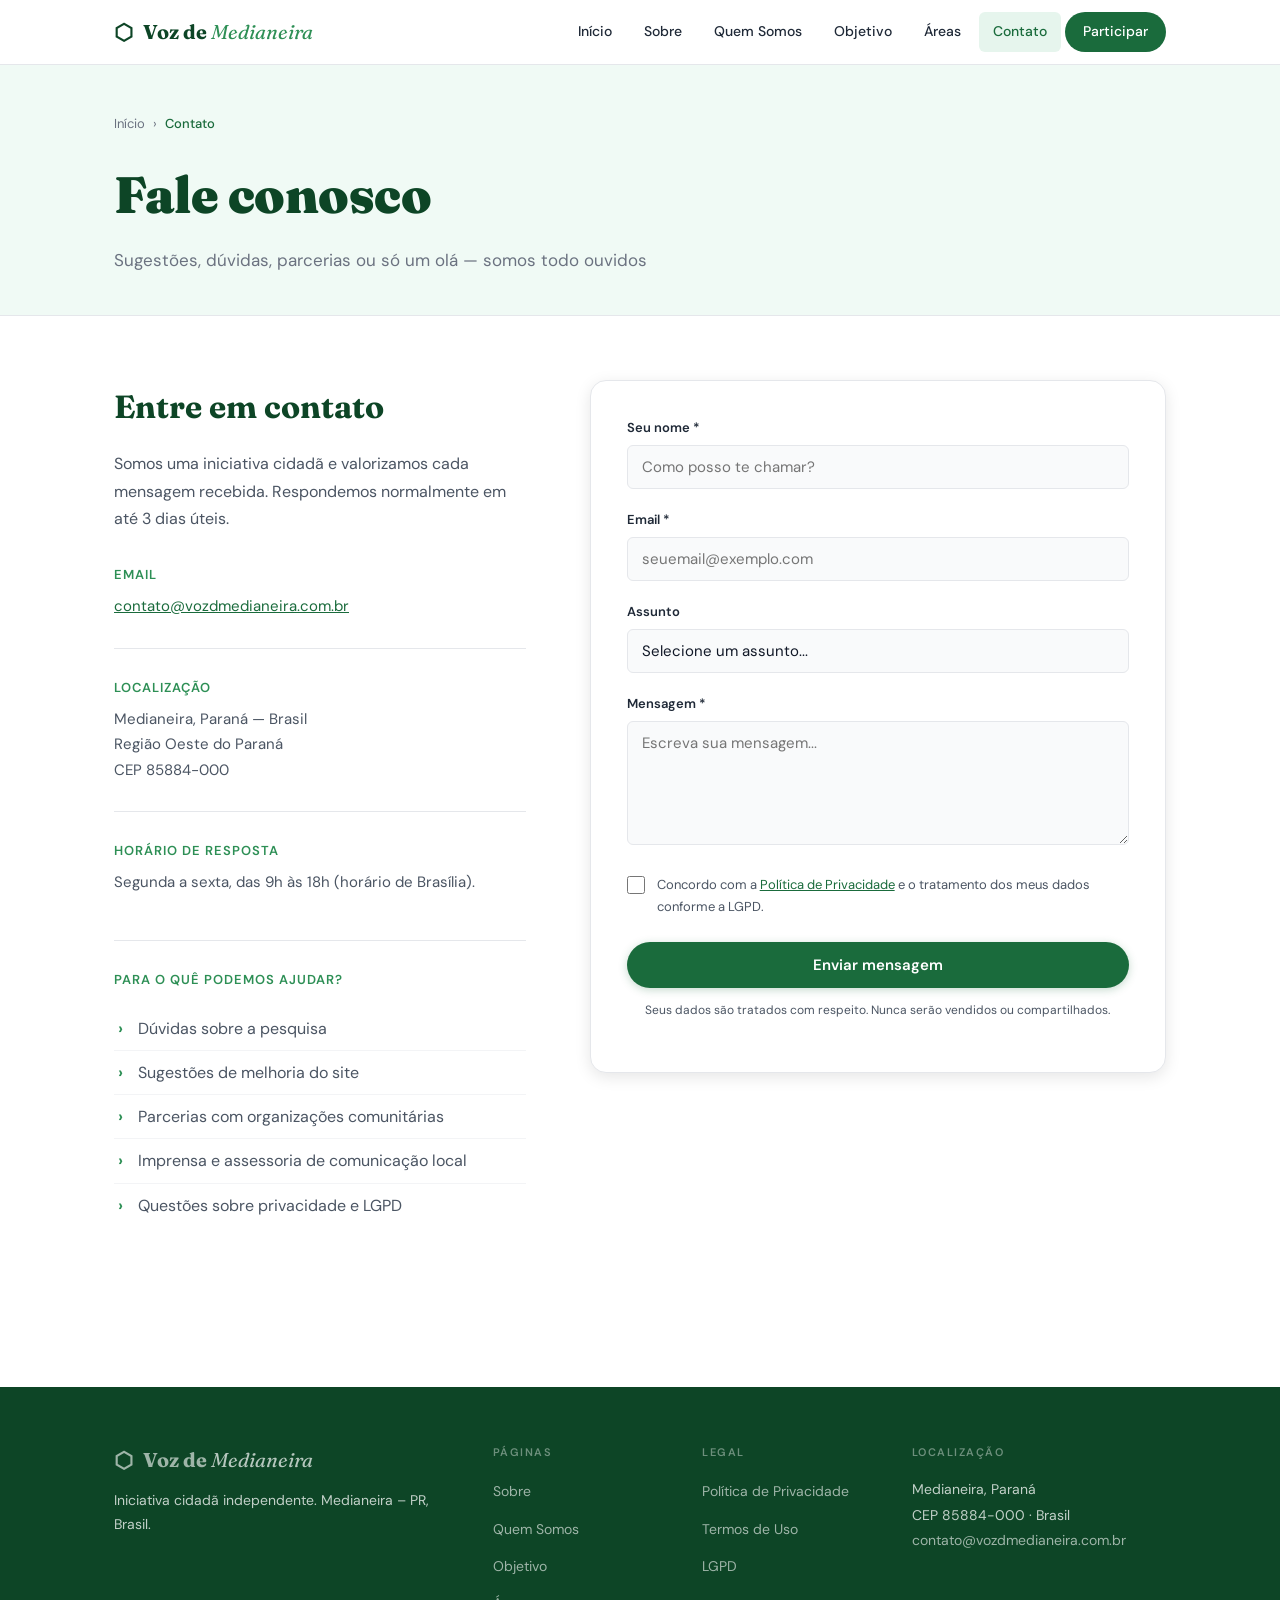
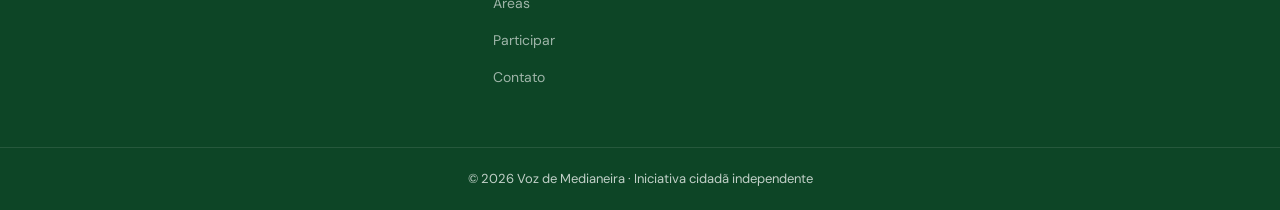
<file: contato.html>
<!DOCTYPE html>
<html lang="pt-BR">
<head>
  <meta charset="UTF-8">
  <meta name="viewport" content="width=device-width, initial-scale=1.0">
  <title>Contato | Voz de Medianeira – Fale Conosco</title>
  <meta name="description" content="Entre em contato com a Voz de Medianeira. Sugestões, dúvidas ou parcerias: estamos abertos ao diálogo com qualquer cidadão de Medianeira – PR.">
  <meta name="robots" content="index, follow">
  <link rel="canonical" href="https://www.vozdmedianeira.com.br/contato.html">
  <meta property="og:title" content="Contato | Voz de Medianeira">
  <meta property="og:description" content="Fale com a equipe da Voz de Medianeira. Sugestões, dúvidas ou parcerias cidadãs.">
  <meta property="og:url" content="https://www.vozdmedianeira.com.br/contato.html">
  <meta name="geo.region" content="BR-PR">
  <meta name="geo.placename" content="Medianeira, Paraná">
  <script type="application/ld+json">
  {
    "@context": "https://schema.org",
    "@type": "ContactPage",
    "@id": "https://www.vozdmedianeira.com.br/contato.html",
    "name": "Contato – Voz de Medianeira",
    "url": "https://www.vozdmedianeira.com.br/contato.html",
    "isPartOf": { "@id": "https://www.vozdmedianeira.com.br/#website" },
    "mainEntity": {
      "@type": "Organization",
      "name": "Voz de Medianeira",
      "email": "contato@vozdmedianeira.com.br",
      "areaServed": { "@type": "City", "name": "Medianeira", "addressRegion": "PR", "addressCountry": "BR" }
    },
    "breadcrumb": {
      "@type": "BreadcrumbList",
      "itemListElement": [
        { "@type": "ListItem", "position": 1, "name": "Início", "item": "https://www.vozdmedianeira.com.br/" },
        { "@type": "ListItem", "position": 2, "name": "Contato", "item": "https://www.vozdmedianeira.com.br/contato.html" }
      ]
    }
  }
  </script>
  <link rel="preconnect" href="https://fonts.googleapis.com">
  <link rel="preconnect" href="https://fonts.gstatic.com" crossorigin>
  <link href="https://fonts.googleapis.com/css2?family=Fraunces:ital,opsz,wght@0,9..144,300;0,9..144,700;0,9..144,900;1,9..144,400&family=DM+Sans:wght@400;500;600&display=swap" rel="stylesheet">
  <link rel="stylesheet" href="assets/style.css">
  <link rel="icon" type="image/svg+xml" href="assets/favicon.svg">
</head>
<body>
  <a href="#conteudo-principal" class="skip-link">Pular para o conteúdo</a>
  <header role="banner">
    <nav role="navigation" aria-label="Navegação principal">
      <div class="nav-inner">
        <a href="index.html" class="logo"><span class="logo-mark" aria-hidden="true">⬡</span><span class="logo-text">Voz de <em>Medianeira</em></span></a>
        <button class="nav-toggle" aria-expanded="false" aria-controls="nav-menu" aria-label="Abrir menu"><span></span><span></span><span></span></button>
        <ul id="nav-menu" role="list">
          <li><a href="index.html">Início</a></li>
          <li><a href="sobre.html">Sobre</a></li>
          <li><a href="quem-somos.html">Quem Somos</a></li>
          <li><a href="objetivo.html">Objetivo</a></li>
          <li><a href="areas.html">Áreas</a></li>
          <li><a href="contato.html" aria-current="page">Contato</a></li>
          <li><a href="participar.html" class="btn-nav">Participar</a></li>
        </ul>
      </div>
    </nav>
  </header>

  <main id="conteudo-principal" role="main">
    <section class="page-hero" aria-labelledby="ph-titulo">
      <div class="container">
        <nav aria-label="Breadcrumb">
          <ol class="breadcrumb" role="list">
            <li><a href="index.html">Início</a></li>
            <li aria-current="page">Contato</li>
          </ol>
        </nav>
        <h1 id="ph-titulo">Fale conosco</h1>
        <p class="page-hero-sub">Sugestões, dúvidas, parcerias ou só um olá — somos todo ouvidos</p>
      </div>
    </section>

    <section class="section-content" aria-labelledby="contato-titulo">
      <div class="container two-col-contact">

        <div class="contact-info">
          <h2 id="contato-titulo">Entre em contato</h2>
          <p>
            Somos uma iniciativa cidadã e valorizamos cada mensagem recebida. Respondemos normalmente
            em até 3 dias úteis.
          </p>

          <div class="contact-block">
            <h3>Email</h3>
            <address>
              <a href="mailto:contato@vozdmedianeira.com.br">contato@vozdmedianeira.com.br</a>
            </address>
          </div>

          <div class="contact-block">
            <h3>Localização</h3>
            <address>
              Medianeira, Paraná — Brasil<br>
              Região Oeste do Paraná<br>
              CEP 85884-000
            </address>
          </div>

          <div class="contact-block">
            <h3>Horário de resposta</h3>
            <p>Segunda a sexta, das 9h às 18h (horário de Brasília).</p>
          </div>

          <div class="contact-block">
            <h3>Para o quê podemos ajudar?</h3>
            <ul class="content-list">
              <li>Dúvidas sobre a pesquisa</li>
              <li>Sugestões de melhoria do site</li>
              <li>Parcerias com organizações comunitárias</li>
              <li>Imprensa e assessoria de comunicação local</li>
              <li>Questões sobre privacidade e LGPD</li>
            </ul>
          </div>
        </div>

        <div class="contact-form-wrap">
          <h2 class="sr-only">Formulário de contato</h2>
          <form class="contact-form" id="contatoForm" novalidate onsubmit="enviarContato(event)">
            <div class="form-row">
              <label for="c-nome">Seu nome <span aria-hidden="true">*</span><span class="sr-only">(obrigatório)</span></label>
              <input type="text" id="c-nome" name="nome" required autocomplete="name" placeholder="Como posso te chamar?">
            </div>
            <div class="form-row">
              <label for="c-email">Email <span aria-hidden="true">*</span><span class="sr-only">(obrigatório)</span></label>
              <input type="email" id="c-email" name="email" required autocomplete="email" placeholder="seuemail@exemplo.com">
            </div>
            <div class="form-row">
              <label for="c-assunto">Assunto</label>
              <select id="c-assunto" name="assunto">
                <option value="">Selecione um assunto...</option>
                <option value="duvida">Dúvida sobre a pesquisa</option>
                <option value="sugestao">Sugestão de melhoria</option>
                <option value="parceria">Parceria comunitária</option>
                <option value="imprensa">Imprensa</option>
                <option value="lgpd">Privacidade / LGPD</option>
                <option value="outro">Outro</option>
              </select>
            </div>
            <div class="form-row">
              <label for="c-mensagem">Mensagem <span aria-hidden="true">*</span><span class="sr-only">(obrigatório)</span></label>
              <textarea id="c-mensagem" name="mensagem" required placeholder="Escreva sua mensagem..." rows="5"></textarea>
            </div>
            <div class="form-row form-check">
              <input type="checkbox" id="c-lgpd" name="lgpd" required>
              <label for="c-lgpd">Concordo com a <a href="privacidade.html">Política de Privacidade</a> e o tratamento dos meus dados conforme a LGPD.</label>
            </div>
            <button type="submit" class="btn-primary btn-full">Enviar mensagem</button>
            <p class="form-note">Seus dados são tratados com respeito. Nunca serão vendidos ou compartilhados.</p>
          </form>
        </div>

      </div>
    </section>
  </main>

  <footer role="contentinfo">
    <div class="container footer-inner">
      <div class="footer-col">
        <a href="index.html" class="logo logo-footer"><span class="logo-mark" aria-hidden="true">⬡</span><span class="logo-text">Voz de <em>Medianeira</em></span></a>
        <p>Iniciativa cidadã independente. Medianeira – PR, Brasil.</p>
      </div>
      <nav class="footer-nav" aria-label="Navegação rodapé">
        <h3>Páginas</h3>
        <ul role="list">
          <li><a href="sobre.html">Sobre</a></li>
          <li><a href="quem-somos.html">Quem Somos</a></li>
          <li><a href="objetivo.html">Objetivo</a></li>
          <li><a href="areas.html">Áreas</a></li>
          <li><a href="participar.html">Participar</a></li>
          <li><a href="contato.html">Contato</a></li>
        </ul>
      </nav>
      <nav class="footer-nav" aria-label="Legal">
        <h3>Legal</h3>
        <ul role="list">
          <li><a href="privacidade.html">Política de Privacidade</a></li>
          <li><a href="termos.html">Termos de Uso</a></li>
          <li><a href="lgpd.html">LGPD</a></li>
        </ul>
      </nav>
      <div class="footer-col">
        <h3>Localização</h3>
        <address>Medianeira, Paraná<br>CEP 85884-000 · Brasil<br><a href="mailto:contato@vozdmedianeira.com.br">contato@vozdmedianeira.com.br</a></address>
      </div>
    </div>
    <div class="footer-bottom"><div class="container"><p>© <span class="ano-footer"></span> Voz de Medianeira · Iniciativa cidadã independente</p></div></div>
  </footer>
  <script src="assets/main.js"></script>
</body>
</html>
</file>
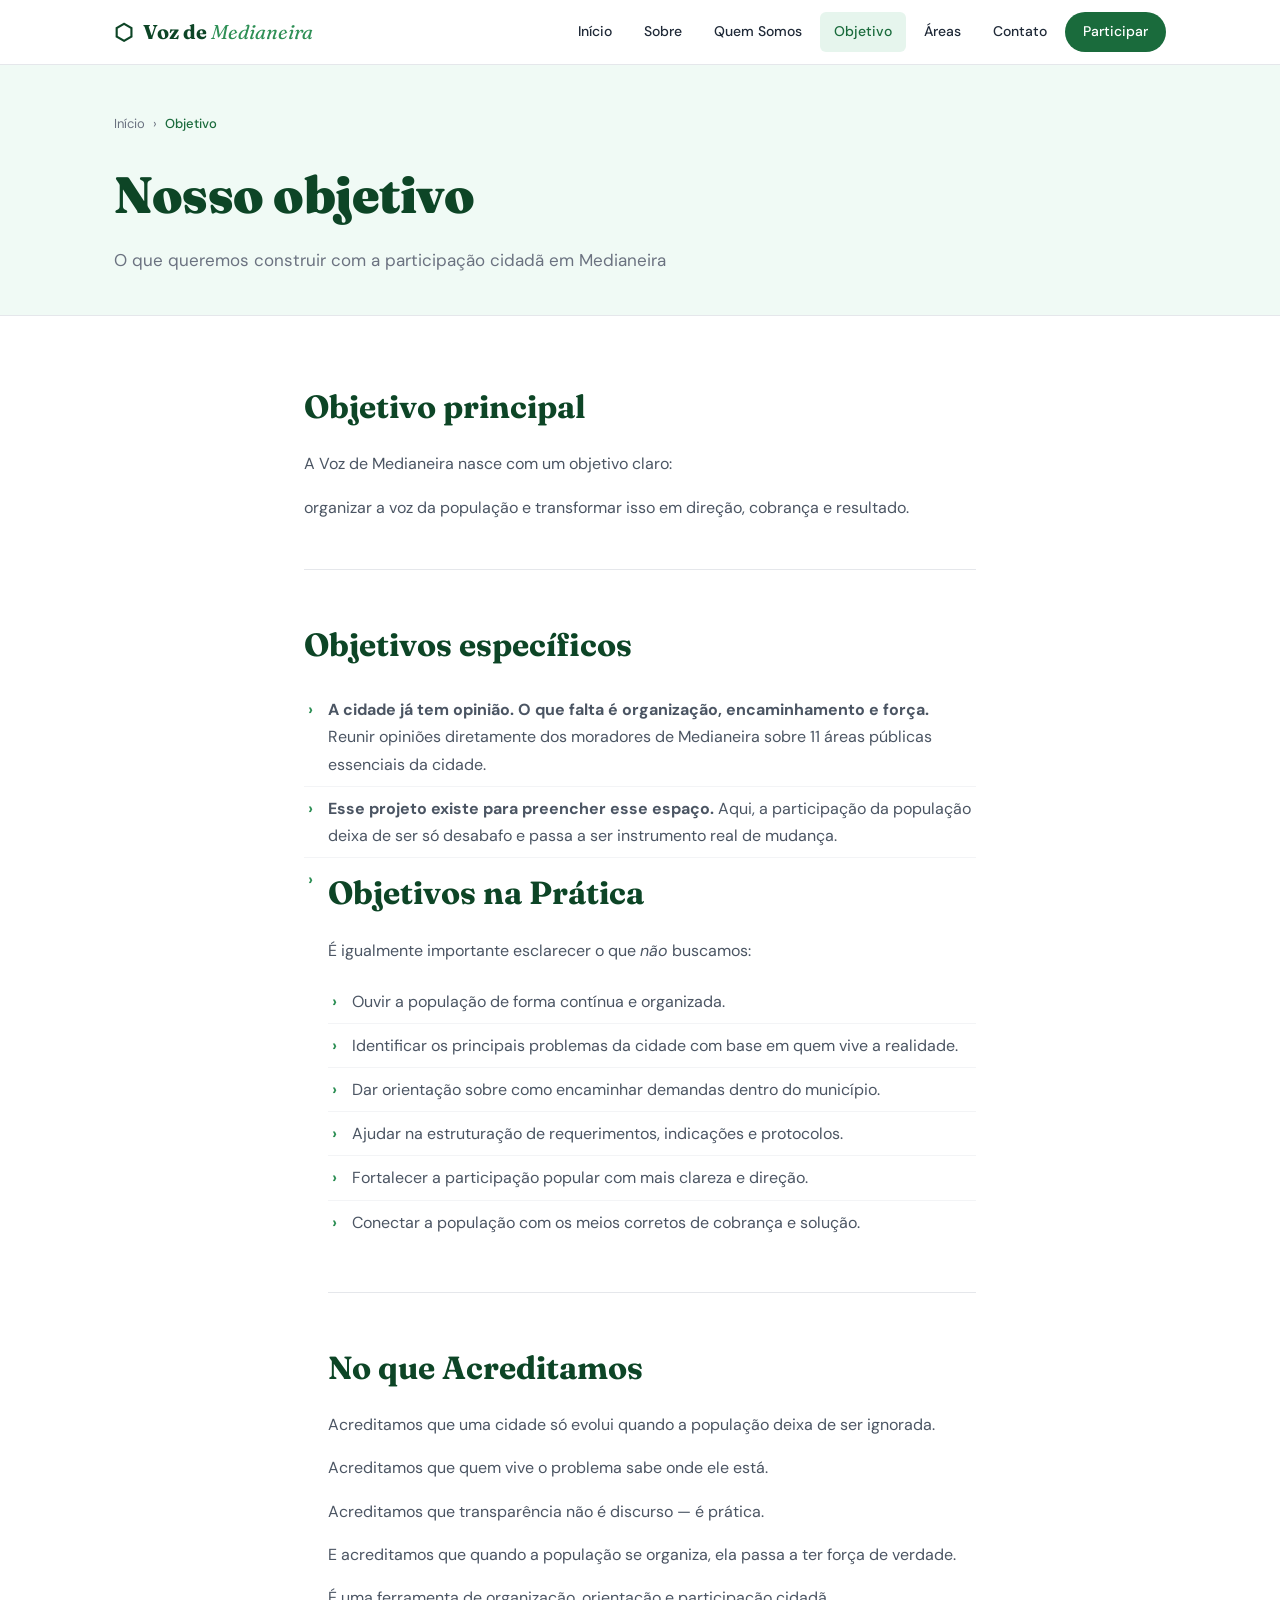
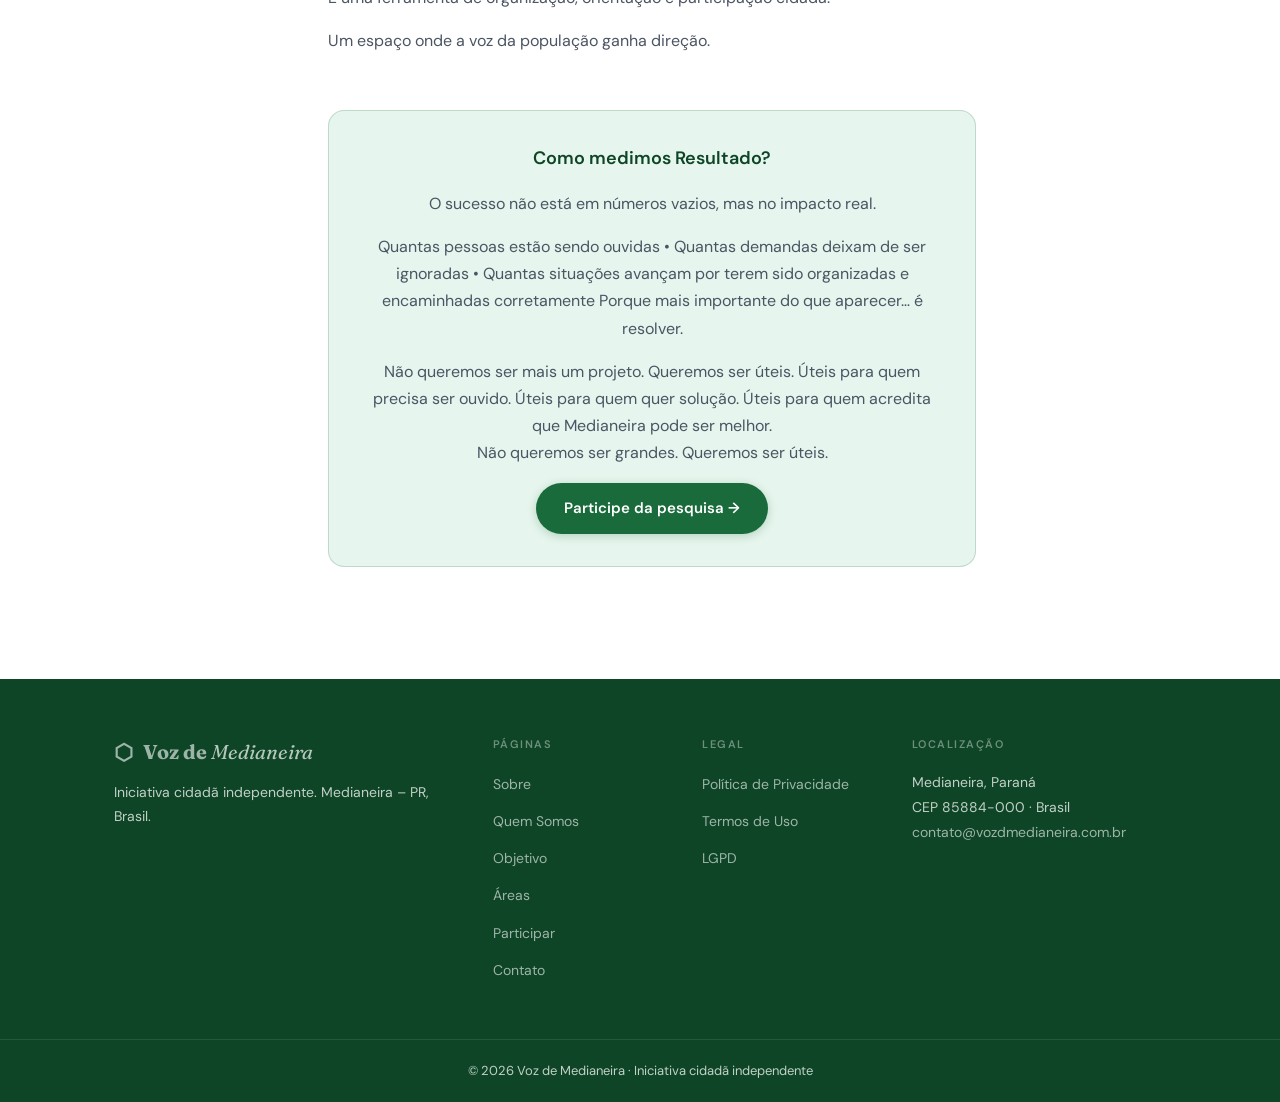
<file: objetivo.html>
<!DOCTYPE html>
<html lang="pt-BR">
<head>
  <meta charset="UTF-8">
  <meta name="viewport" content="width=device-width, initial-scale=1.0">
  <title>Objetivo | Voz de Medianeira – Participação Cidadã no Paraná</title>
  <meta name="description" content="Nosso objetivo é mapear as prioridades reais dos cidadãos de Medianeira–PR nas áreas de saúde, educação, obras, agricultura, esportes e mais. Dados públicos para uma cidade melhor.">
  <meta name="robots" content="index, follow">
  <link rel="canonical" href="https://www.vozdmedianeira.com.br/objetivo.html">
  <meta property="og:title" content="Objetivo | Voz de Medianeira">
  <meta property="og:description" content="Mapear as prioridades reais dos cidadãos de Medianeira-PR para fomentar debates públicos, transparência e cidadania ativa.">
  <meta property="og:url" content="https://www.vozdmedianeira.com.br/objetivo.html">
  <meta name="geo.region" content="BR-PR">
  <meta name="geo.placename" content="Medianeira, Paraná">
  <script type="application/ld+json">
  {
    "@context": "https://schema.org",
    "@type": "WebPage",
    "@id": "https://www.vozdmedianeira.com.br/objetivo.html",
    "name": "Objetivo – Voz de Medianeira",
    "url": "https://www.vozdmedianeira.com.br/objetivo.html",
    "isPartOf": { "@id": "https://www.vozdmedianeira.com.br/#website" },
    "breadcrumb": {
      "@type": "BreadcrumbList",
      "itemListElement": [
        { "@type": "ListItem", "position": 1, "name": "Início", "item": "https://www.vozdmedianeira.com.br/" },
        { "@type": "ListItem", "position": 2, "name": "Objetivo", "item": "https://www.vozdmedianeira.com.br/objetivo.html" }
      ]
    }
  }
  </script>
  <link rel="preconnect" href="https://fonts.googleapis.com">
  <link rel="preconnect" href="https://fonts.gstatic.com" crossorigin>
  <link href="https://fonts.googleapis.com/css2?family=Fraunces:ital,opsz,wght@0,9..144,300;0,9..144,700;0,9..144,900;1,9..144,400&family=DM+Sans:wght@400;500;600&display=swap" rel="stylesheet">
  <link rel="stylesheet" href="assets/style.css">
  <link rel="icon" type="image/svg+xml" href="assets/favicon.svg">
</head>
<body>
  <a href="#conteudo-principal" class="skip-link">Pular para o conteúdo</a>
  <header role="banner">
    <nav role="navigation" aria-label="Navegação principal">
      <div class="nav-inner">
        <a href="index.html" class="logo"><span class="logo-mark" aria-hidden="true">⬡</span><span class="logo-text">Voz de <em>Medianeira</em></span></a>
        <button class="nav-toggle" aria-expanded="false" aria-controls="nav-menu" aria-label="Abrir menu"><span></span><span></span><span></span></button>
        <ul id="nav-menu" role="list">
          <li><a href="index.html">Início</a></li>
          <li><a href="sobre.html">Sobre</a></li>
          <li><a href="quem-somos.html">Quem Somos</a></li>
          <li><a href="objetivo.html" aria-current="page">Objetivo</a></li>
          <li><a href="areas.html">Áreas</a></li>
          <li><a href="contato.html">Contato</a></li>
          <li><a href="participar.html" class="btn-nav">Participar</a></li>
        </ul>
      </div>
    </nav>
  </header>

  <main id="conteudo-principal" role="main">
    <section class="page-hero" aria-labelledby="ph-titulo">
      <div class="container">
        <nav aria-label="Breadcrumb">
          <ol class="breadcrumb" role="list">
            <li><a href="index.html">Início</a></li>
            <li aria-current="page">Objetivo</li>
          </ol>
        </nav>
        <h1 id="ph-titulo">Nosso objetivo</h1>
        <p class="page-hero-sub">O que queremos construir com a participação cidadã em Medianeira</p>
      </div>
    </section>

    <article class="section-content">
      <div class="container content-narrow">

        <h2>Objetivo principal</h2>
        <p>
          A Voz de Medianeira nasce com um objetivo claro:
        </p>
        <p>
          organizar a voz da população e transformar isso em direção, cobrança e resultado.
        </p>

        <h2>Objetivos específicos</h2>
        <ul class="content-list">
          <li>
            <strong>A cidade já tem opinião. O que falta é organização, encaminhamento e força.</strong> Reunir opiniões diretamente dos moradores de Medianeira
            sobre 11 áreas públicas essenciais da cidade.
          </li>
          <li>
            <strong>Esse projeto existe para preencher esse espaço.</strong> Aqui, a participação da população deixa de ser só desabafo e passa a ser instrumento real de mudança.
          </li>
          <li>

        <h2>Objetivos na Prática</h2>
        <p>
          É igualmente importante esclarecer o que <em>não</em> buscamos:
        </p>
        <ul class="content-list">
          <li>Ouvir a população de forma contínua e organizada.</li>
          <li>Identificar os principais problemas da cidade com base em quem vive a realidade.</li>
          <li>Dar orientação sobre como encaminhar demandas dentro do município.</li>
          <li>Ajudar na estruturação de requerimentos, indicações e protocolos.</li>
          <li>Fortalecer a participação popular com mais clareza e direção.</li>
          <li>Conectar a população com os meios corretos de cobrança e solução.</li>
        </ul>

        <h2>No que Acreditamos</h2>
        <p>
          Acreditamos que uma cidade só evolui quando a população deixa de ser ignorada.
        </p>
         <p>
          Acreditamos que quem vive o problema sabe onde ele está.
        </p>
         <p>
          Acreditamos que transparência não é discurso — é prática.
        </p>
         <p>
          E acreditamos que quando a população se organiza, ela passa a ter força de verdade.
        </p>
        <p>
          É uma ferramenta de organização, orientação e participação cidadã.
        </p>
        <p>
          Um espaço onde a voz da população ganha direção.
        </p>

        <div class="cta-inline">
          <h3>Como medimos Resultado?</h3>
           <p>
          O sucesso não está em números vazios, mas no impacto real.
        </p>
           <p>
          Quantas pessoas estão sendo ouvidas
	•	Quantas demandas deixam de ser ignoradas
	•	Quantas situações avançam por terem sido organizadas e encaminhadas corretamente

Porque mais importante do que aparecer…
é resolver.
        </p>
          Não queremos ser mais um projeto.
Queremos ser úteis.

Úteis para quem precisa ser ouvido.
Úteis para quem quer solução.
Úteis para quem acredita que Medianeira pode ser melhor.
           <p>
          Não queremos ser grandes. Queremos ser úteis.
        </p>
          <a href="participar.html" class="btn-primary">Participe da pesquisa →</a>
        </div>
      </div>
    </article>
  </main>

  <footer role="contentinfo">
    <div class="container footer-inner">
      <div class="footer-col">
        <a href="index.html" class="logo logo-footer"><span class="logo-mark" aria-hidden="true">⬡</span><span class="logo-text">Voz de <em>Medianeira</em></span></a>
        <p>Iniciativa cidadã independente. Medianeira – PR, Brasil.</p>
      </div>
      <nav class="footer-nav" aria-label="Navegação rodapé">
        <h3>Páginas</h3>
        <ul role="list">
          <li><a href="sobre.html">Sobre</a></li>
          <li><a href="quem-somos.html">Quem Somos</a></li>
          <li><a href="objetivo.html">Objetivo</a></li>
          <li><a href="areas.html">Áreas</a></li>
          <li><a href="participar.html">Participar</a></li>
          <li><a href="contato.html">Contato</a></li>
        </ul>
      </nav>
      <nav class="footer-nav" aria-label="Legal">
        <h3>Legal</h3>
        <ul role="list">
          <li><a href="privacidade.html">Política de Privacidade</a></li>
          <li><a href="termos.html">Termos de Uso</a></li>
          <li><a href="lgpd.html">LGPD</a></li>
        </ul>
      </nav>
      <div class="footer-col">
        <h3>Localização</h3>
        <address>Medianeira, Paraná<br>CEP 85884-000 · Brasil<br><a href="mailto:contato@vozdmedianeira.com.br">contato@vozdmedianeira.com.br</a></address>
      </div>
    </div>
    <div class="footer-bottom"><div class="container"><p>© <span class="ano-footer"></span> Voz de Medianeira · Iniciativa cidadã independente</p></div></div>
  </footer>
  <script src="assets/main.js"></script>
</body>
</html>
</file>
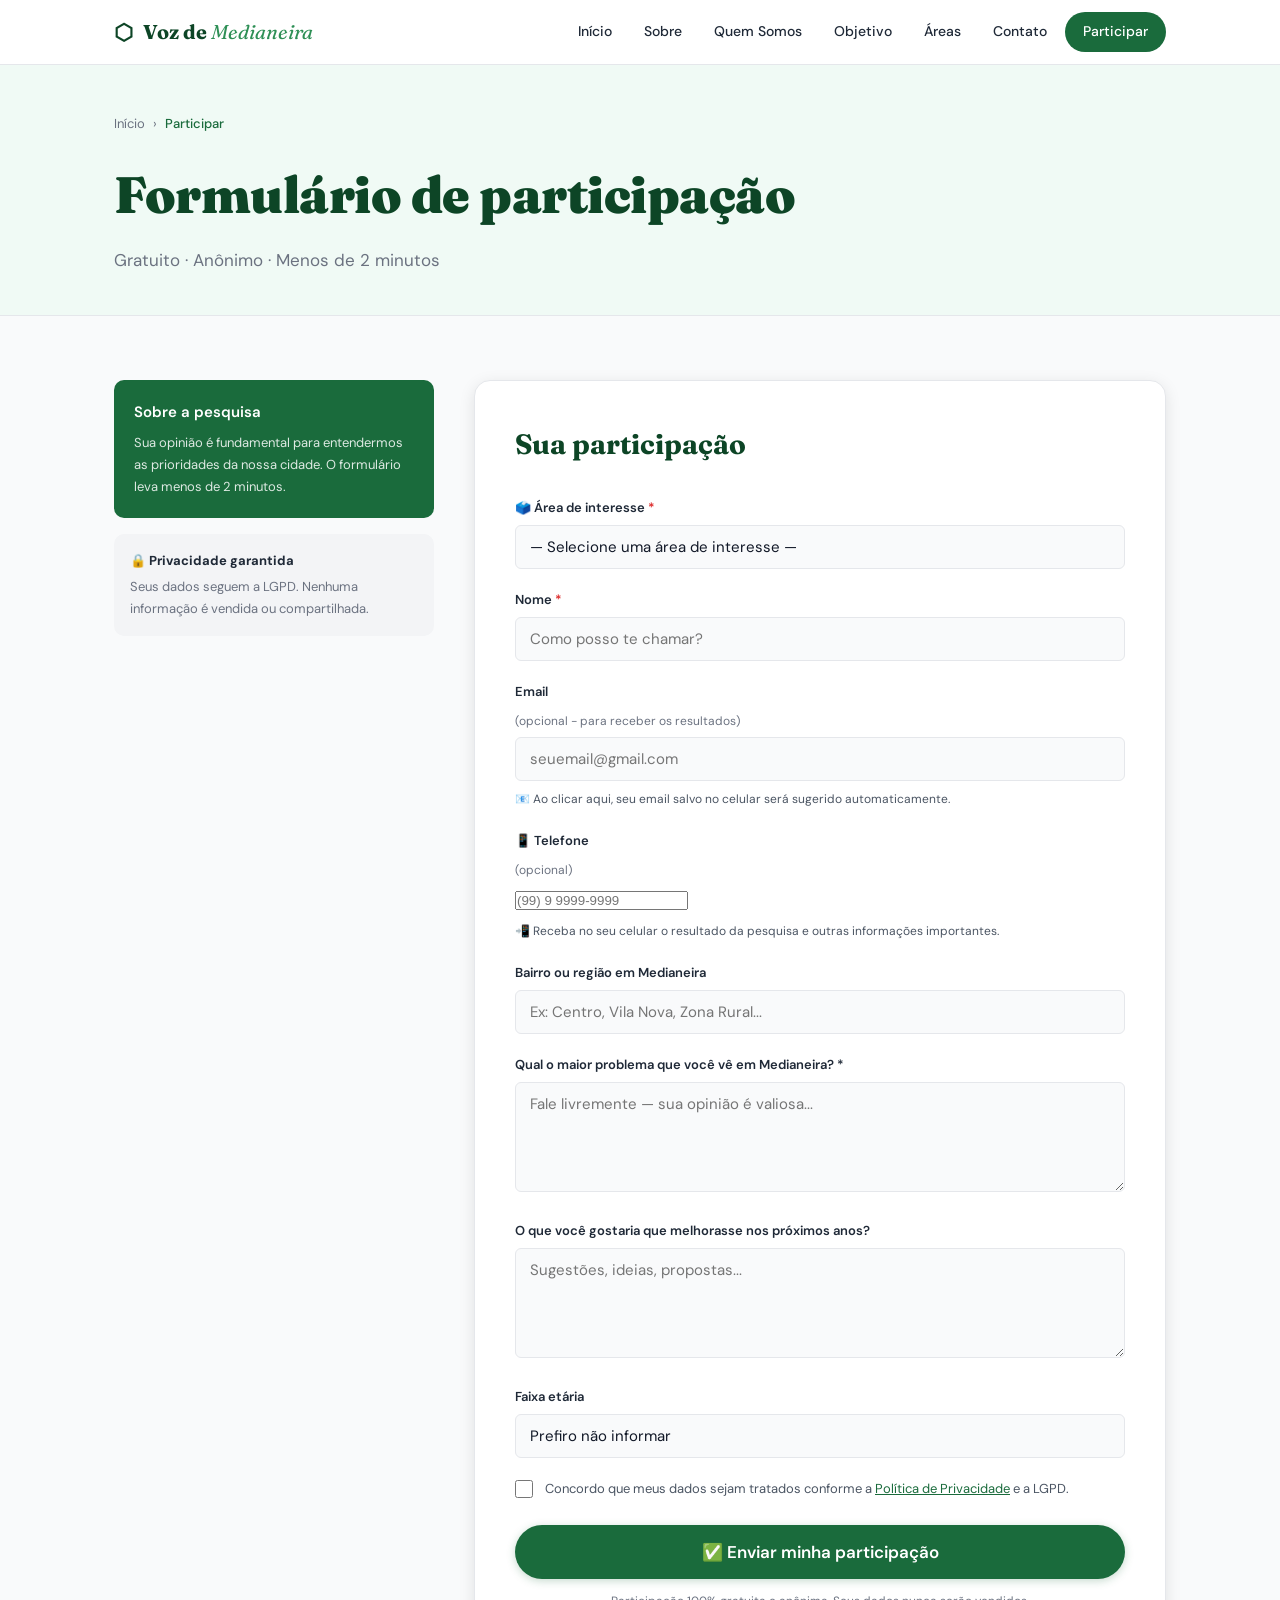
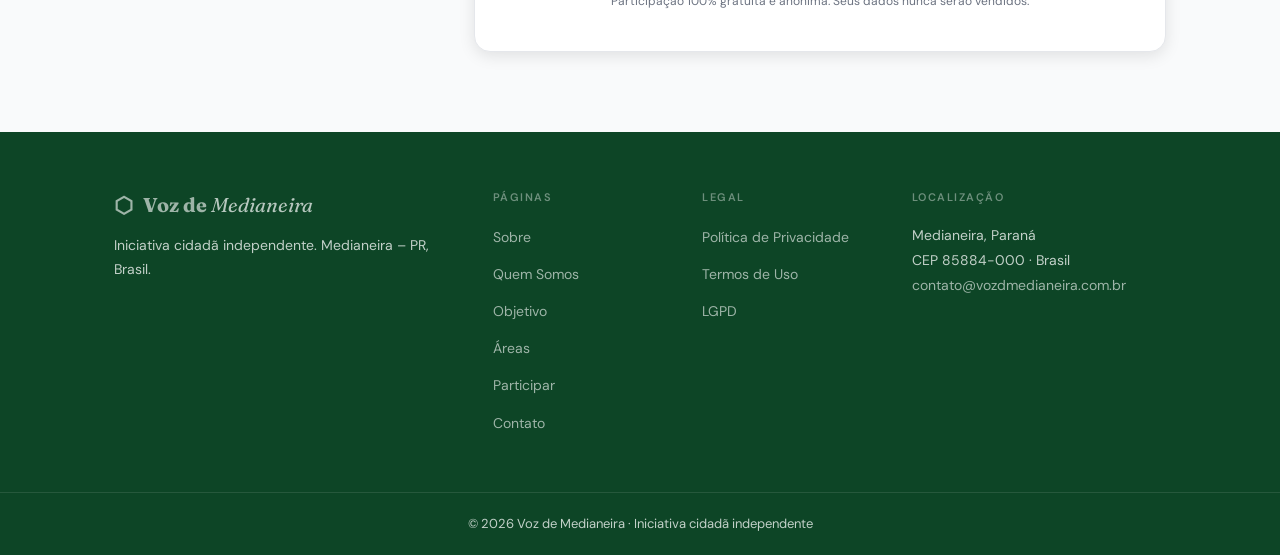
<file: participar.html>
<!DOCTYPE html>
<html lang="pt-BR">
<head>
  <meta charset="UTF-8">
  <meta name="viewport" content="width=device-width, initial-scale=1.0">
  <title>Participar | Voz de Medianeira – Formulário Cidadão</title>
  <meta name="description" content="Participe da pesquisa cidadã de Medianeira–PR. Selecione as áreas públicas de seu interesse e compartilhe sua opinião. Gratuito, anônimo e leva menos de 2 minutos.">
  <meta name="robots" content="index, follow">
  <link rel="canonical" href="https://www.vozdmedianeira.com.br/participar.html">
  <meta property="og:title" content="Participar | Voz de Medianeira">
  <meta property="og:description" content="Participe da pesquisa cidadã de Medianeira – PR. Gratuito e anônimo.">
  <meta property="og:url" content="https://www.vozdmedianeira.com.br/participar.html">
  <meta name="geo.region" content="BR-PR">
  <meta name="geo.placename" content="Medianeira, Paraná">
  <script type="application/ld+json">
  {
    "@context": "https://schema.org",
    "@type": "WebPage",
    "name": "Participar – Voz de Medianeira",
    "url": "https://www.vozdmedianeira.com.br/participar.html",
    "isPartOf": { "@id": "https://www.vozdmedianeira.com.br/#website" },
    "breadcrumb": {
      "@type": "BreadcrumbList",
      "itemListElement": [
        { "@type": "ListItem", "position": 1, "name": "Início", "item": "https://www.vozdmedianeira.com.br/" },
        { "@type": "ListItem", "position": 2, "name": "Participar", "item": "https://www.vozdmedianeira.com.br/participar.html" }
      ]
    }
  }
  </script>
  <link rel="preconnect" href="https://fonts.googleapis.com">
  <link rel="preconnect" href="https://fonts.gstatic.com" crossorigin>
  <link href="https://fonts.googleapis.com/css2?family=Fraunces:ital,opsz,wght@0,9..144,300;0,9..144,700;0,9..144,900;1,9..144,400&family=DM+Sans:wght@400;500;600&display=swap" rel="stylesheet">
  <link rel="stylesheet" href="assets/style.css">
  <link rel="icon" type="image/svg+xml" href="assets/favicon.svg">
  <style>
    /* Estilo adicional para o dropdown */
    .form-row select {
      cursor: pointer;
    }
    .selected-area-display {
      background: #f0fdf4;
      border-radius: 0.75rem;
      padding: 0.75rem 1rem;
      margin-top: 0.75rem;
      font-size: 0.875rem;
      border: 1px solid #bbf7d0;
      color: #166534;
    }
    /* Estilos para o toast */
    #toast {
      visibility: hidden;
      min-width: 280px;
      background-color: #1e293b;
      color: #fff;
      text-align: center;
      border-radius: 12px;
      padding: 14px 20px;
      position: fixed;
      z-index: 1000;
      bottom: 30px;
      left: 50%;
      transform: translateX(-50%);
      font-size: 0.9rem;
      font-weight: 500;
      opacity: 0;
      transition: opacity 0.3s, visibility 0.3s;
      box-shadow: 0 10px 25px -5px rgba(0,0,0,0.2);
      pointer-events: none;
    }
    #toast.show {
      visibility: visible;
      opacity: 1;
    }
    #toast.success {
      background-color: #0f3b2c;
      border-left: 4px solid #4ade80;
    }
    #toast.error {
      background-color: #7f1a1a;
      border-left: 4px solid #f87171;
    }
    .btn-full {
      width: 100%;
    }
    .btn-lg {
      padding: 1rem 1.5rem;
      font-size: 1.1rem;
    }
    .form-row small {
      display: block;
      margin-top: 0.5rem;
      color: #4b5563;
      font-size: 0.75rem;
    }
  </style>
</head>
<body>
  <a href="#conteudo-principal" class="skip-link">Pular para o conteúdo</a>
  <header role="banner">
    <nav role="navigation" aria-label="Navegação principal">
      <div class="nav-inner">
        <a href="index.html" class="logo"><span class="logo-mark" aria-hidden="true">⬡</span><span class="logo-text">Voz de <em>Medianeira</em></span></a>
        <button class="nav-toggle" aria-expanded="false" aria-controls="nav-menu" aria-label="Abrir menu"><span></span><span></span><span></span></button>
        <ul id="nav-menu" role="list">
          <li><a href="index.html">Início</a></li>
          <li><a href="sobre.html">Sobre</a></li>
          <li><a href="quem-somos.html">Quem Somos</a></li>
          <li><a href="objetivo.html">Objetivo</a></li>
          <li><a href="areas.html">Áreas</a></li>
          <li><a href="contato.html">Contato</a></li>
          <li><a href="participar.html" class="btn-nav" aria-current="page">Participar</a></li>
        </ul>
      </div>
    </nav>
  </header>

  <main id="conteudo-principal" role="main">
    <section class="page-hero" aria-labelledby="ph-titulo">
      <div class="container">
        <nav aria-label="Breadcrumb">
          <ol class="breadcrumb" role="list">
            <li><a href="index.html">Início</a></li>
            <li aria-current="page">Participar</li>
          </ol>
        </nav>
        <h1 id="ph-titulo">Formulário de participação</h1>
        <p class="page-hero-sub">Gratuito · Anônimo · Menos de 2 minutos</p>
      </div>
    </section>

    <section class="section-participar" aria-labelledby="form-titulo">
      <div class="container participar-inner">

        <aside class="participar-info">
          <h2 class="sr-only">Como funciona</h2>
          <div class="info-card">
            <h3>Sobre a pesquisa</h3>
            <p>Sua opinião é fundamental para entendermos as prioridades da nossa cidade. O formulário leva menos de 2 minutos.</p>
          </div>
          <div class="privacy-note">
            <strong>🔒 Privacidade garantida</strong>
            <p>Seus dados seguem a LGPD. Nenhuma informação é vendida ou compartilhada.</p>
          </div>
        </aside>

        <div class="form-wrap">
          <h2 id="form-titulo">Sua participação</h2>
          <form id="formParticipacao" novalidate onsubmit="enviarParticipacao(event)">

            <!-- DROPDOWN DE ÁREAS - PRIMEIRO CAMPO -->
            <div class="form-row">
              <label for="p-areas-select">🗳️ Área de interesse <span style="color: #dc2626;">*</span></label>
              <select id="p-areas-select" name="areas" required>
                <option value="" disabled selected>— Selecione uma área de interesse —</option>
                <option value="Educação e Cultura">🎓 Educação e Cultura</option>
                <option value="Assistência Social">🤝 Assistência Social</option>
                <option value="Secretaria de Planejamento">🏙️ Secretaria de Planejamento</option>
                <option value="Administração Pública">🏛️ Administração Pública</option>
                <option value="Finanças Municipais">💰 Finanças Municipais</option>
                <option value="Agricultura Sustentável">🌱 Agricultura Sustentável</option>
                <option value="Esportes e Lazer">⚽ Esportes e Lazer</option>
                <option value="Obras e Infraestrutura">🔧 Obras e Infraestrutura</option>
                <option value="Saúde">🏥 Saúde</option>
                <option value="Controladoria e Transparência">🔍 Controladoria e Transparência</option>
                <option value="Ouvidoria Municipal">📣 Ouvidoria Municipal</option>
                <option value="Desenvolvimento Econômico">📈 Desenvolvimento Econômico</option>
              </select>
              
              <div class="selected-area-display" id="selectedAreaDisplay" style="display: none;">
                <strong>📌 Área selecionada:</strong> <span id="areaSelecionadaTexto"></span>
              </div>
            </div>

            <div class="form-row">
              <label for="p-nome">Nome <span style="color: #dc2626;">*</span></label>
              <input type="text" id="p-nome" name="nome" autocomplete="name" placeholder="Como posso te chamar?" required>
            </div>

            <div class="form-row">
              <label for="p-email">Email <small>(opcional - para receber os resultados)</small></label>
              <input type="email" id="p-email" name="email" autocomplete="email" inputmode="email" placeholder="seuemail@gmail.com">
              <small>📧 Ao clicar aqui, seu email salvo no celular será sugerido automaticamente.</small>
            </div>

            <div class="form-row">
              <label for="p-telefone">📱 Telefone <small>(opcional)</small></label>
              <input type="tel" id="p-telefone" name="telefone" autocomplete="tel" placeholder="(99) 9 9999-9999" maxlength="16">
              <small>📲 Receba no seu celular o resultado da pesquisa e outras informações importantes.</small>
            </div>

            <div class="form-row">
              <label for="p-bairro">Bairro ou região em Medianeira</label>
              <input type="text" id="p-bairro" name="bairro" placeholder="Ex: Centro, Vila Nova, Zona Rural...">
            </div>

            <div class="form-row">
              <label for="p-problema">Qual o maior problema que você vê em Medianeira? <span aria-hidden="true">*</span></label>
              <textarea id="p-problema" name="problema" required placeholder="Fale livremente — sua opinião é valiosa..." rows="4"></textarea>
            </div>

            <div class="form-row">
              <label for="p-melhoria">O que você gostaria que melhorasse nos próximos anos?</label>
              <textarea id="p-melhoria" name="melhoria" placeholder="Sugestões, ideias, propostas..." rows="4"></textarea>
            </div>

            <div class="form-row">
              <label for="p-idade">Faixa etária</label>
              <select id="p-idade" name="idade">
                <option value="">Prefiro não informar</option>
                <option>Até 18 anos</option>
                <option>19 a 30 anos</option>
                <option>31 a 45 anos</option>
                <option>46 a 60 anos</option>
                <option>Acima de 60 anos</option>
              </select>
            </div>

            <div class="form-row form-check">
              <input type="checkbox" id="p-lgpd" name="lgpd" required>
              <label for="p-lgpd">Concordo que meus dados sejam tratados conforme a <a href="privacidade.html">Política de Privacidade</a> e a LGPD.</label>
            </div>

            <button type="submit" class="btn-primary btn-full btn-lg">
              ✅ Enviar minha participação
            </button>
            <p class="form-note">Participação 100% gratuita e anônima. Seus dados nunca serão vendidos.</p>
          </form>
        </div>

      </div>
    </section>
  </main>

  <footer role="contentinfo">
    <div class="container footer-inner">
      <div class="footer-col">
        <a href="index.html" class="logo logo-footer"><span class="logo-mark" aria-hidden="true">⬡</span><span class="logo-text">Voz de <em>Medianeira</em></span></a>
        <p>Iniciativa cidadã independente. Medianeira – PR, Brasil.</p>
      </div>
      <nav class="footer-nav" aria-label="Navegação rodapé">
        <h3>Páginas</h3>
        <ul role="list">
          <li><a href="sobre.html">Sobre</a></li>
          <li><a href="quem-somos.html">Quem Somos</a></li>
          <li><a href="objetivo.html">Objetivo</a></li>
          <li><a href="areas.html">Áreas</a></li>
          <li><a href="participar.html">Participar</a></li>
          <li><a href="contato.html">Contato</a></li>
        </ul>
      </nav>
      <nav class="footer-nav" aria-label="Legal">
        <h3>Legal</h3>
        <ul role="list">
          <li><a href="privacidade.html">Política de Privacidade</a></li>
          <li><a href="termos.html">Termos de Uso</a></li>
          <li><a href="lgpd.html">LGPD</a></li>
        </ul>
      </nav>
      <div class="footer-col">
        <h3>Localização</h3>
        <address>Medianeira, Paraná<br>CEP 85884-000 · Brasil<br><a href="mailto:contato@vozdmedianeira.com.br">contato@vozdmedianeira.com.br</a></address>
      </div>
    </div>
    <div class="footer-bottom"><div class="container"><p>© <span class="ano-footer"></span> Voz de Medianeira · Iniciativa cidadã independente</p></div></div>
  </footer>
  <div id="toast" role="alert" aria-live="assertive" aria-atomic="true"></div>

  <script>
    // Elementos do DOM
    const selectArea = document.getElementById('p-areas-select');
    const selectedAreaDisplay = document.getElementById('selectedAreaDisplay');
    const areaSelecionadaTexto = document.getElementById('areaSelecionadaTexto');
    
    // Atualizar exibição da área selecionada
    function atualizarDisplayArea() {
      const areaSelecionada = selectArea.value;
      
      if (areaSelecionada && areaSelecionada !== "") {
        areaSelecionadaTexto.innerHTML = areaSelecionada;
        selectedAreaDisplay.style.display = 'block';
      } else {
        selectedAreaDisplay.style.display = 'none';
      }
    }
    
    // Evento para quando o usuário seleciona uma área
    if (selectArea) {
      selectArea.addEventListener('change', atualizarDisplayArea);
    }
    
    // Máscara para telefone
    const telefoneInput = document.getElementById('p-telefone');
    if (telefoneInput) {
      telefoneInput.addEventListener('input', function(e) {
        let value = e.target.value.replace(/\D/g, '');
        if (value.length > 11) value = value.slice(0, 11);
        
        if (value.length > 0) {
          if (value.length <= 2) {
            value = `(${value}`;
          } else if (value.length <= 6) {
            value = `(${value.slice(0, 2)}) ${value.slice(2)}`;
          } else if (value.length <= 10) {
            value = `(${value.slice(0, 2)}) ${value.slice(2, 6)} ${value.slice(6)}`;
          } else {
            value = `(${value.slice(0, 2)}) ${value.slice(2, 7)} ${value.slice(7, 11)}`;
          }
        }
        e.target.value = value;
      });
    }
    
    // Função para mostrar notificações
    function mostrarToast(mensagem, tipo = 'info') {
      const toast = document.getElementById('toast');
      toast.textContent = mensagem;
      toast.classList.remove('success', 'error');
      if (tipo === 'success') toast.classList.add('success');
      if (tipo === 'error') toast.classList.add('error');
      toast.classList.add('show');
      setTimeout(() => {
        toast.classList.remove('show', 'success', 'error');
      }, 4000);
    }
    
    // ============================================================
    // ⚠️ ATENÇÃO: SUBSTITUA A URL ABAIXO PELA SUA URL DO APPS SCRIPT
    // ============================================================
    const SCRIPT_URL = 'https://script.google.com/macros/s/AKfycbyXOC2MkDOXTd48QC_zTEGSt-jvu7SXkgVn98x-O8YnFbPk8lONgmvQgcSuvV9uW2AMJQ/exec';
    // ============================================================
    
    // Função principal de envio para o Google Sheets
    async function enviarParaGoogleSheets(dados) {
      try {
        const response = await fetch(SCRIPT_URL, {
          method: 'POST',
          mode: 'no-cors',
          headers: {
            'Content-Type': 'application/json',
          },
          body: JSON.stringify(dados)
        });
        
        return { success: true };
      } catch (erro) {
        console.error('Erro detalhado:', erro);
        return { success: false, erro: erro.message };
      }
    }
    
    // Função de envio do formulário (chamada pelo onsubmit)
    async function enviarParticipacao(event) {
      event.preventDefault();
      
      // Validar área selecionada
      const areaSelecionada = selectArea.value;
      if (!areaSelecionada || areaSelecionada === "") {
        mostrarToast('⚠️ Selecione uma área de interesse antes de enviar.', 'error');
        selectArea.focus();
        return;
      }
      
      // Validar nome obrigatório
      const nomeInput = document.getElementById('p-nome');
      const nome = nomeInput?.value?.trim() || '';
      if (!nome) {
        mostrarToast('⚠️ Por favor, informe seu nome.', 'error');
        nomeInput?.focus();
        return;
      }
      
      // Validar campo obrigatório: problema
      const problemaInput = document.getElementById('p-problema');
      const problema = problemaInput?.value?.trim() || '';
      if (!problema) {
        mostrarToast('⚠️ Por favor, informe o maior problema que você vê em Medianeira.', 'error');
        problemaInput?.focus();
        return;
      }
      
      // Validar LGPD
      const lgpdCheck = document.getElementById('p-lgpd');
      if (!lgpdCheck?.checked) {
        mostrarToast('⚠️ Você precisa concordar com a Política de Privacidade e LGPD.', 'error');
        return;
      }
      
      // Validar email se foi preenchido (opcional, mas se preenchido deve ser válido)
      const emailInput = document.getElementById('p-email');
      const email = emailInput?.value?.trim() || '';
      const emailRegex = /^[^\s@]+@[^\s@]+\.[^\s@]+$/;
      
      if (email && !emailRegex.test(email)) {
        mostrarToast('⚠️ Por favor, informe um email válido ou deixe o campo em branco.', 'error');
        emailInput?.focus();
        return;
      }
      
      // Coletar todos os dados do formulário
      const dados = {
        area: areaSelecionada,
        nome: nome,
        email: email,
        telefone: document.getElementById('p-telefone')?.value?.trim() || '',
        bairro: document.getElementById('p-bairro')?.value?.trim() || '',
        problema: problema,
        melhoria: document.getElementById('p-melhoria')?.value?.trim() || '',
        idade: document.getElementById('p-idade')?.value || '',
        timestamp: new Date().toISOString()
      };
      
      // Desabilitar botão enquanto envia
      const btnSubmit = document.querySelector('#formParticipacao button[type="submit"]');
      const textoOriginal = btnSubmit?.innerHTML;
      if (btnSubmit) {
        btnSubmit.disabled = true;
        btnSubmit.innerHTML = '⏳ Enviando...';
      }
      
      // Enviar para o Google Sheets
      const resultado = await enviarParaGoogleSheets(dados);
      
      // Reabilitar botão
      if (btnSubmit) {
        btnSubmit.disabled = false;
        btnSubmit.innerHTML = textoOriginal;
      }
      
      if (resultado.success) {
        mostrarToast('✅ Participação enviada com sucesso! Obrigado por contribuir.', 'success');
        
        // Limpar campos do formulário
        if (selectArea) selectArea.value = '';
        if (selectedAreaDisplay) selectedAreaDisplay.style.display = 'none';
        if (nomeInput) nomeInput.value = '';
        if (emailInput) emailInput.value = '';
        const telefoneInputReset = document.getElementById('p-telefone');
        if (telefoneInputReset) telefoneInputReset.value = '';
        const bairroInput = document.getElementById('p-bairro');
        if (bairroInput) bairroInput.value = '';
        if (problemaInput) problemaInput.value = '';
        const melhoriaInput = document.getElementById('p-melhoria');
        if (melhoriaInput) melhoriaInput.value = '';
        const idadeSelect = document.getElementById('p-idade');
        if (idadeSelect) idadeSelect.value = '';
        const lgpdCheckbox = document.getElementById('p-lgpd');
        if (lgpdCheckbox) lgpdCheckbox.checked = false;
        
      } else {
        mostrarToast('❌ Erro ao enviar. Verifique sua conexão e tente novamente.', 'error');
      }
    }
    
    // Tornar função global para o onsubmit
    window.enviarParticipacao = enviarParticipacao;
    
    // Atualizar ano no footer
    const anoFooter = document.querySelector('.ano-footer');
    if (anoFooter) {
      anoFooter.textContent = new Date().getFullYear();
    }
    
    // Menu mobile
    const navToggle = document.querySelector('.nav-toggle');
    const navMenu = document.getElementById('nav-menu');
    if (navToggle && navMenu) {
      navToggle.addEventListener('click', () => {
        const expanded = navToggle.getAttribute('aria-expanded') === 'true' ? false : true;
        navToggle.setAttribute('aria-expanded', expanded);
        navMenu.classList.toggle('show');
      });
    }
  </script>
  <!-- POPUP DE COMPARTILHAMENTO SOCIAL -->
<div id="popupCompartilhar" class="popup-social" style="display: none;">
  <div class="popup-social-overlay"></div>
  <div class="popup-social-content">
    <button class="popup-social-close" onclick="fecharPopupCompartilhar()">✕</button>
    <div class="popup-social-icon">🎉</div>
    <h3>Obrigado por participar!</h3>
    <p>Sua opinião é muito importante para Medianeira. Compartilhe com seus amigos e incentive mais pessoas a participarem da pesquisa!</p>
    
    <div class="popup-social-buttons">
      <a href="#" id="shareWhatsApp" class="social-btn whatsapp" target="_blank">
        <span>📱</span> WhatsApp
      </a>
      <a href="#" id="shareInstagram" class="social-btn instagram" target="_blank">
        <span>📸</span> Instagram
      </a>
      <a href="#" id="shareMessenger" class="social-btn messenger" target="_blank">
        <span>💬</span> Messenger
      </a>
    </div>
    
    <button class="popup-social-later" onclick="fecharPopupCompartilhar()">Agora não, obrigado</button>
  </div>
</div>

<style>
  .popup-social {
    position: fixed;
    top: 0;
    left: 0;
    width: 100%;
    height: 100%;
    z-index: 9999;
    display: flex;
    align-items: center;
    justify-content: center;
  }
  
  .popup-social-overlay {
    position: absolute;
    top: 0;
    left: 0;
    width: 100%;
    height: 100%;
    background: rgba(0, 0, 0, 0.7);
    backdrop-filter: blur(4px);
  }
  
  .popup-social-content {
    position: relative;
    background: white;
    border-radius: 1.5rem;
    max-width: 90%;
    width: 400px;
    padding: 2rem 1.5rem;
    text-align: center;
    box-shadow: 0 20px 35px -8px rgba(0,0,0,0.3);
    animation: popupSocialIn 0.3s ease-out;
    z-index: 10000;
  }
  
  @keyframes popupSocialIn {
    from {
      opacity: 0;
      transform: scale(0.9);
    }
    to {
      opacity: 1;
      transform: scale(1);
    }
  }
  
  .popup-social-close {
    position: absolute;
    top: 1rem;
    right: 1rem;
    background: none;
    border: none;
    font-size: 1.25rem;
    cursor: pointer;
    color: #6b7280;
    transition: color 0.2s;
  }
  
  .popup-social-close:hover {
    color: #1f2937;
  }
  
  .popup-social-icon {
    font-size: 3rem;
    margin-bottom: 1rem;
  }
  
  .popup-social-content h3 {
    font-family: 'Fraunces', serif;
    font-size: 1.5rem;
    font-weight: 700;
    color: #0f3b2c;
    margin-bottom: 0.75rem;
  }
  
  .popup-social-content p {
    font-size: 0.9rem;
    color: #4b5563;
    margin-bottom: 1.5rem;
    line-height: 1.5;
  }
  
  .popup-social-buttons {
    display: flex;
    flex-direction: column;
    gap: 0.75rem;
    margin-bottom: 1.5rem;
  }
  
  .social-btn {
    display: flex;
    align-items: center;
    justify-content: center;
    gap: 0.75rem;
    padding: 0.875rem 1rem;
    border-radius: 0.75rem;
    text-decoration: none;
    font-weight: 600;
    font-size: 1rem;
    transition: transform 0.2s, opacity 0.2s;
    font-family: 'DM Sans', sans-serif;
  }
  
  .social-btn:hover {
    transform: translateY(-2px);
    opacity: 0.9;
  }
  
  .social-btn.whatsapp {
    background: #25D366;
    color: white;
  }
  
  .social-btn.instagram {
    background: linear-gradient(45deg, #f09433, #d62976, #962fbf);
    color: white;
  }
  
  .social-btn.messenger {
    background: #0084ff;
    color: white;
  }
  
  .social-btn span {
    font-size: 1.25rem;
  }
  
  .popup-social-later {
    background: none;
    border: none;
    color: #9ca3af;
    cursor: pointer;
    font-size: 0.85rem;
    text-decoration: underline;
    transition: color 0.2s;
  }
  
  .popup-social-later:hover {
    color: #6b7280;
  }
</style>
</body>
</html>
</file>
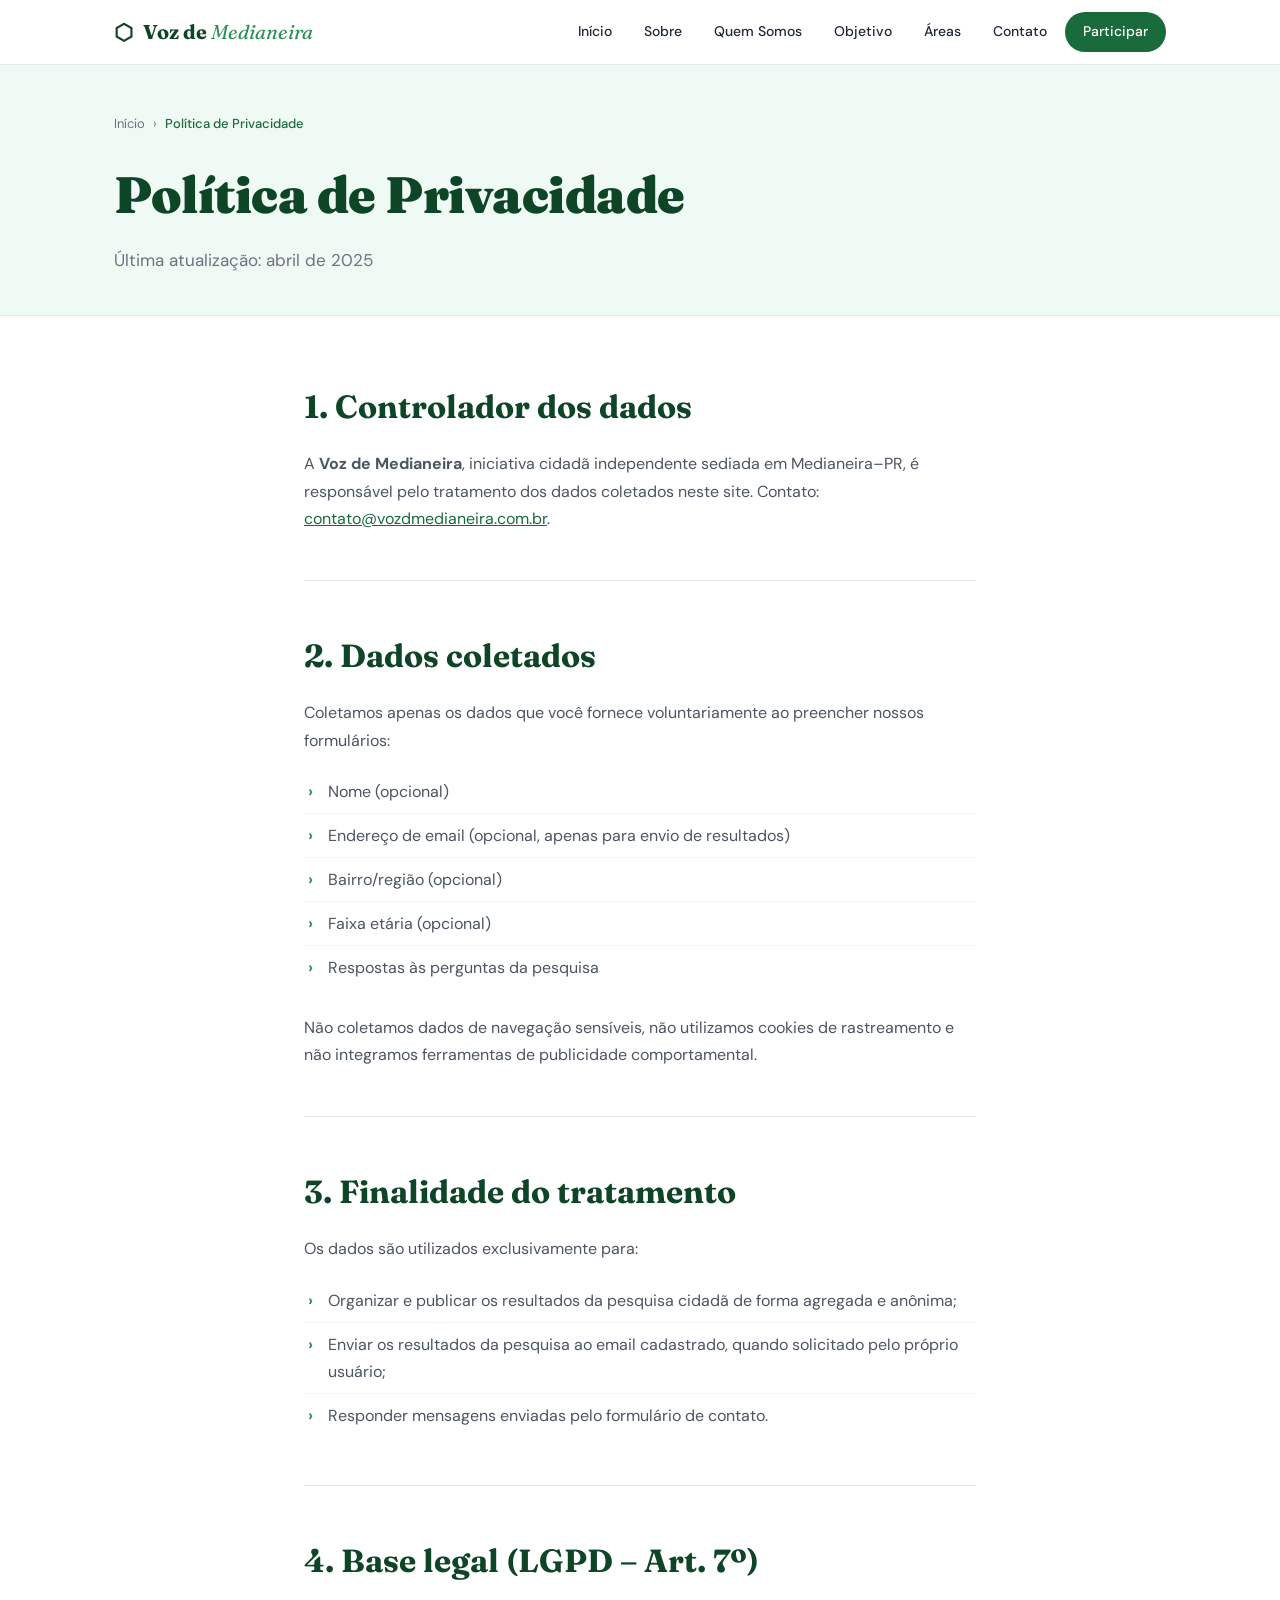
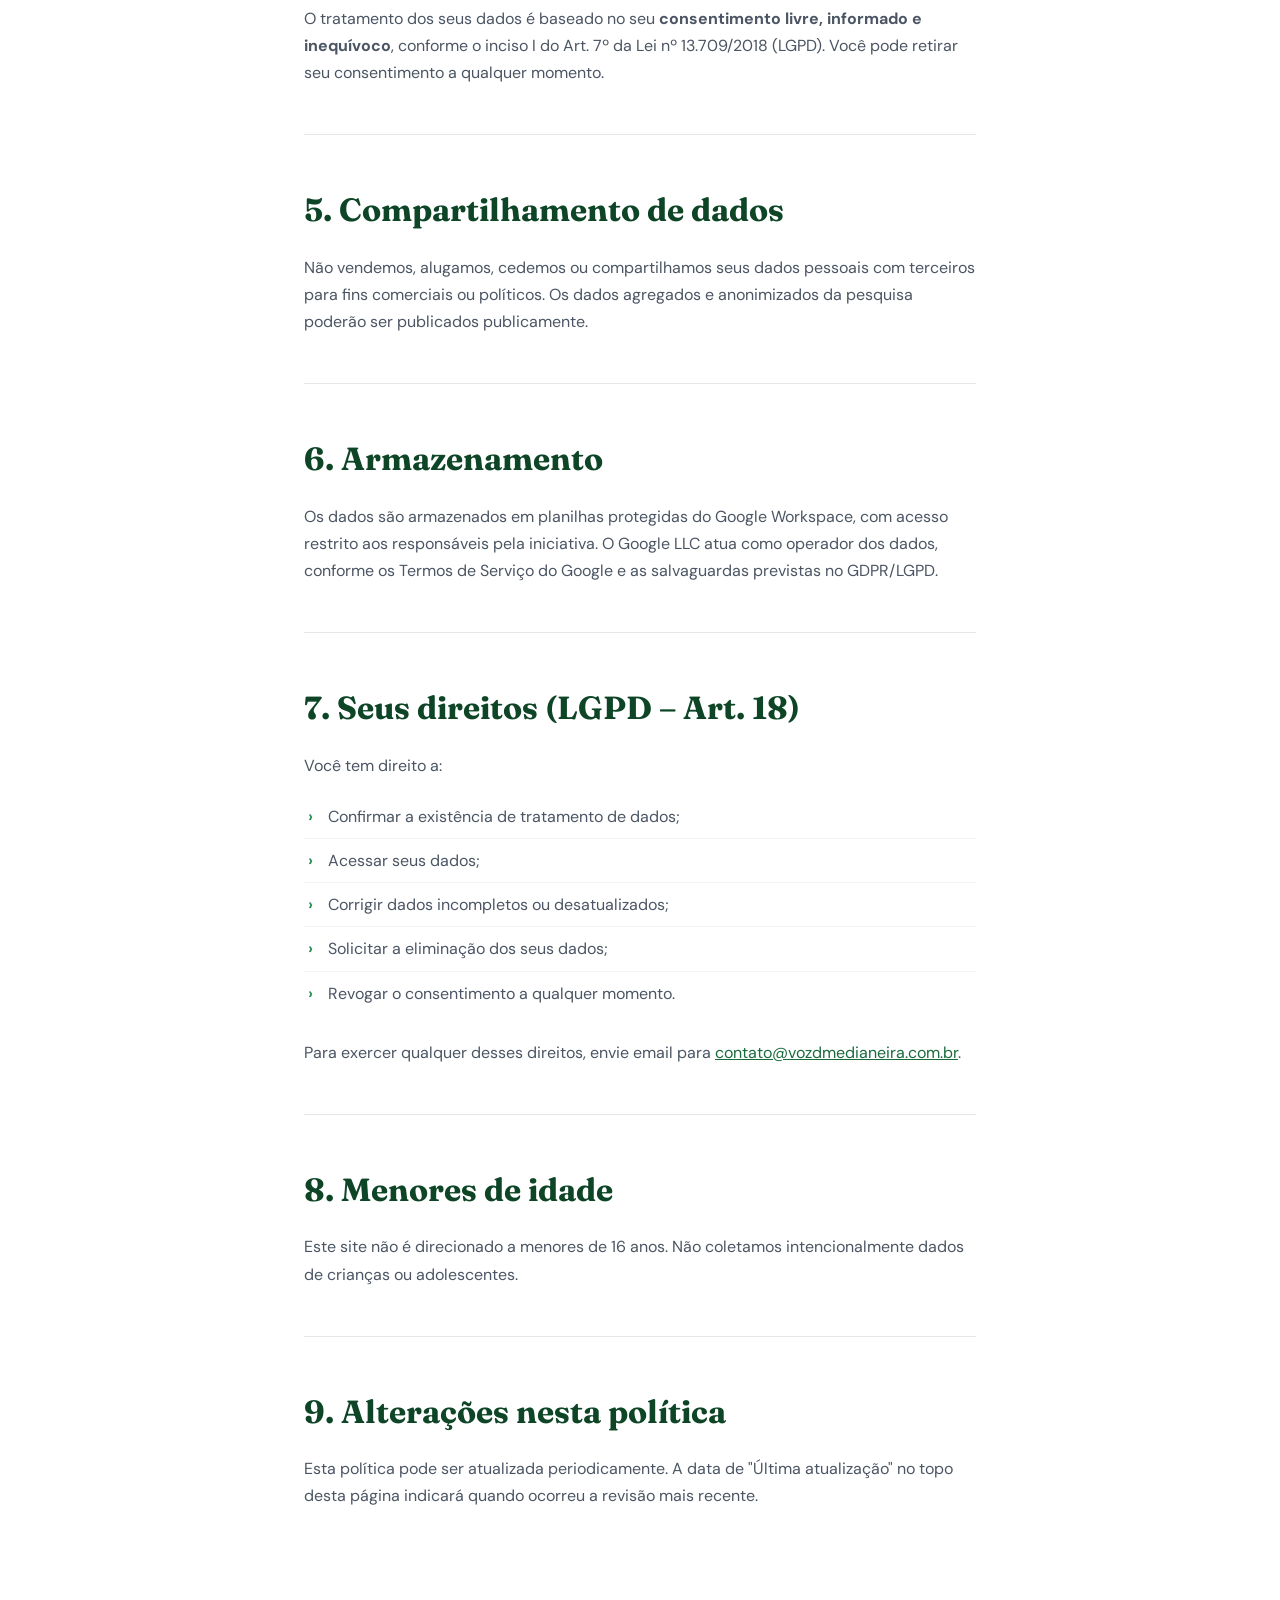
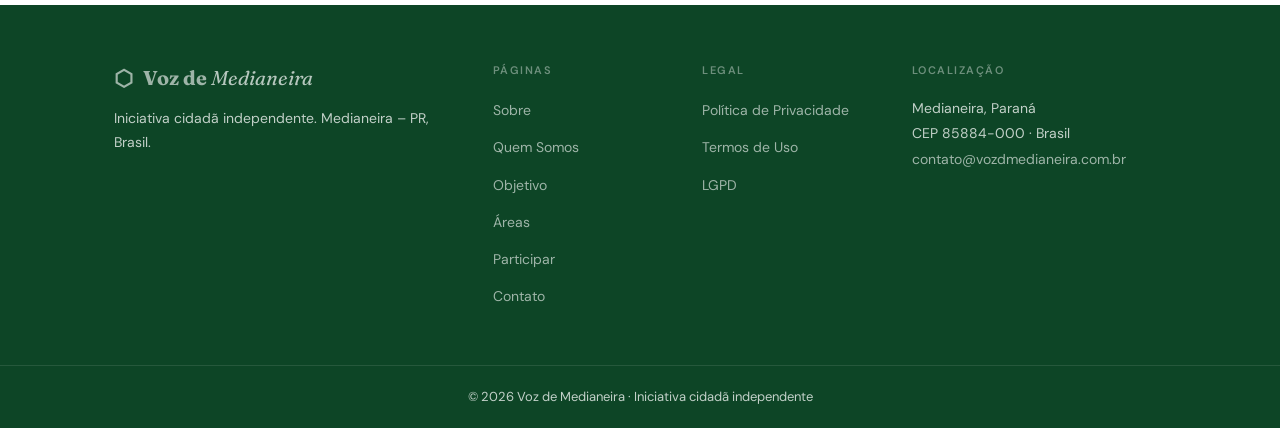
<file: privacidade.html>
<!DOCTYPE html>
<html lang="pt-BR">
<head>
  <meta charset="UTF-8">
  <meta name="viewport" content="width=device-width, initial-scale=1.0">
  <title>Política de Privacidade | Voz de Medianeira</title>
  <meta name="description" content="Política de Privacidade da Voz de Medianeira. Como coletamos, usamos e protegemos seus dados conforme a LGPD – Lei nº 13.709/2018.">
  <meta name="robots" content="index, follow">
  <link rel="canonical" href="https://www.vozdmedianeira.com.br/privacidade.html">
  <link rel="preconnect" href="https://fonts.googleapis.com">
  <link rel="preconnect" href="https://fonts.gstatic.com" crossorigin>
  <link href="https://fonts.googleapis.com/css2?family=Fraunces:ital,opsz,wght@0,9..144,300;0,9..144,700;0,9..144,900;1,9..144,400&family=DM+Sans:wght@400;500;600&display=swap" rel="stylesheet">
  <link rel="stylesheet" href="assets/style.css">
</head>
<body>
  <a href="#conteudo-principal" class="skip-link">Pular para o conteúdo</a>
  <header role="banner">
    <nav role="navigation" aria-label="Navegação principal">
      <div class="nav-inner">
        <a href="index.html" class="logo"><span class="logo-mark" aria-hidden="true">⬡</span><span class="logo-text">Voz de <em>Medianeira</em></span></a>
        <button class="nav-toggle" aria-expanded="false" aria-controls="nav-menu" aria-label="Abrir menu"><span></span><span></span><span></span></button>
        <ul id="nav-menu" role="list">
          <li><a href="index.html">Início</a></li>
          <li><a href="sobre.html">Sobre</a></li>
          <li><a href="quem-somos.html">Quem Somos</a></li>
          <li><a href="objetivo.html">Objetivo</a></li>
          <li><a href="areas.html">Áreas</a></li>
          <li><a href="contato.html">Contato</a></li>
          <li><a href="participar.html" class="btn-nav">Participar</a></li>
        </ul>
      </div>
    </nav>
  </header>
  <main id="conteudo-principal" role="main">
    <section class="page-hero">
      <div class="container">
        <nav aria-label="Breadcrumb"><ol class="breadcrumb" role="list"><li><a href="index.html">Início</a></li><li aria-current="page">Política de Privacidade</li></ol></nav>
        <h1>Política de Privacidade</h1>
        <p class="page-hero-sub">Última atualização: abril de 2025</p>
      </div>
    </section>
    <article class="section-content">
      <div class="container content-narrow">
        <h2>1. Controlador dos dados</h2>
        <p>A <strong>Voz de Medianeira</strong>, iniciativa cidadã independente sediada em Medianeira–PR, é responsável pelo tratamento dos dados coletados neste site. Contato: <a href="mailto:contato@vozdmedianeira.com.br">contato@vozdmedianeira.com.br</a>.</p>

        <h2>2. Dados coletados</h2>
        <p>Coletamos apenas os dados que você fornece voluntariamente ao preencher nossos formulários:</p>
        <ul class="content-list">
          <li>Nome (opcional)</li>
          <li>Endereço de email (opcional, apenas para envio de resultados)</li>
          <li>Bairro/região (opcional)</li>
          <li>Faixa etária (opcional)</li>
          <li>Respostas às perguntas da pesquisa</li>
        </ul>
        <p>Não coletamos dados de navegação sensíveis, não utilizamos cookies de rastreamento e não integramos ferramentas de publicidade comportamental.</p>

        <h2>3. Finalidade do tratamento</h2>
        <p>Os dados são utilizados exclusivamente para:</p>
        <ul class="content-list">
          <li>Organizar e publicar os resultados da pesquisa cidadã de forma agregada e anônima;</li>
          <li>Enviar os resultados da pesquisa ao email cadastrado, quando solicitado pelo próprio usuário;</li>
          <li>Responder mensagens enviadas pelo formulário de contato.</li>
        </ul>

        <h2>4. Base legal (LGPD – Art. 7º)</h2>
        <p>O tratamento dos seus dados é baseado no seu <strong>consentimento livre, informado e inequívoco</strong>, conforme o inciso I do Art. 7º da Lei nº 13.709/2018 (LGPD). Você pode retirar seu consentimento a qualquer momento.</p>

        <h2>5. Compartilhamento de dados</h2>
        <p>Não vendemos, alugamos, cedemos ou compartilhamos seus dados pessoais com terceiros para fins comerciais ou políticos. Os dados agregados e anonimizados da pesquisa poderão ser publicados publicamente.</p>

        <h2>6. Armazenamento</h2>
        <p>Os dados são armazenados em planilhas protegidas do Google Workspace, com acesso restrito aos responsáveis pela iniciativa. O Google LLC atua como operador dos dados, conforme os Termos de Serviço do Google e as salvaguardas previstas no GDPR/LGPD.</p>

        <h2>7. Seus direitos (LGPD – Art. 18)</h2>
        <p>Você tem direito a:</p>
        <ul class="content-list">
          <li>Confirmar a existência de tratamento de dados;</li>
          <li>Acessar seus dados;</li>
          <li>Corrigir dados incompletos ou desatualizados;</li>
          <li>Solicitar a eliminação dos seus dados;</li>
          <li>Revogar o consentimento a qualquer momento.</li>
        </ul>
        <p>Para exercer qualquer desses direitos, envie email para <a href="mailto:contato@vozdmedianeira.com.br">contato@vozdmedianeira.com.br</a>.</p>

        <h2>8. Menores de idade</h2>
        <p>Este site não é direcionado a menores de 16 anos. Não coletamos intencionalmente dados de crianças ou adolescentes.</p>

        <h2>9. Alterações nesta política</h2>
        <p>Esta política pode ser atualizada periodicamente. A data de "Última atualização" no topo desta página indicará quando ocorreu a revisão mais recente.</p>
      </div>
    </article>
  </main>
  <footer role="contentinfo">
    <div class="container footer-inner">
      <div class="footer-col"><a href="index.html" class="logo logo-footer"><span class="logo-mark" aria-hidden="true">⬡</span><span class="logo-text">Voz de <em>Medianeira</em></span></a><p>Iniciativa cidadã independente. Medianeira – PR, Brasil.</p></div>
      <nav class="footer-nav" aria-label="Navegação rodapé"><h3>Páginas</h3><ul role="list"><li><a href="sobre.html">Sobre</a></li><li><a href="quem-somos.html">Quem Somos</a></li><li><a href="objetivo.html">Objetivo</a></li><li><a href="areas.html">Áreas</a></li><li><a href="participar.html">Participar</a></li><li><a href="contato.html">Contato</a></li></ul></nav>
      <nav class="footer-nav" aria-label="Legal"><h3>Legal</h3><ul role="list"><li><a href="privacidade.html">Política de Privacidade</a></li><li><a href="termos.html">Termos de Uso</a></li><li><a href="lgpd.html">LGPD</a></li></ul></nav>
      <div class="footer-col"><h3>Localização</h3><address>Medianeira, Paraná<br>CEP 85884-000 · Brasil<br><a href="mailto:contato@vozdmedianeira.com.br">contato@vozdmedianeira.com.br</a></address></div>
    </div>
    <div class="footer-bottom"><div class="container"><p>© <span class="ano-footer"></span> Voz de Medianeira · Iniciativa cidadã independente</p></div></div>
  </footer>
  <script src="assets/main.js"></script>
</body>
</html>
</file>
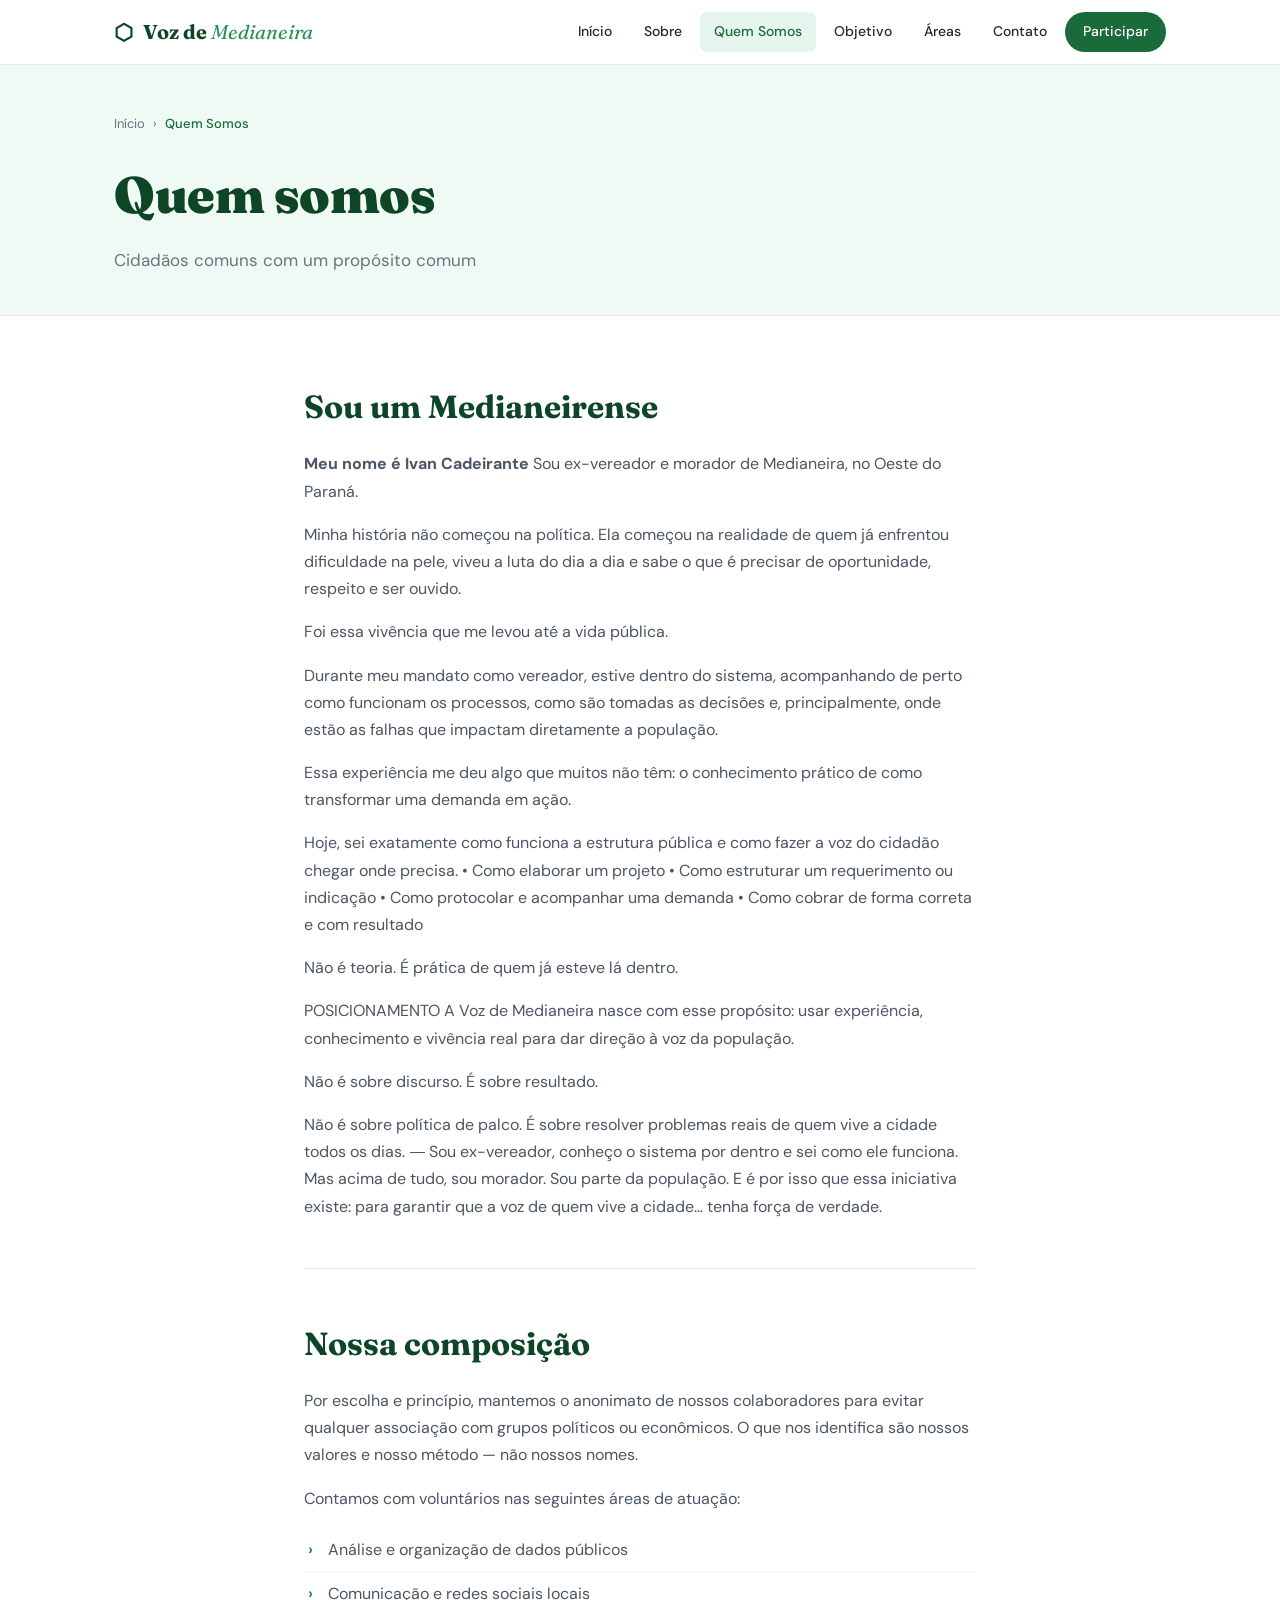
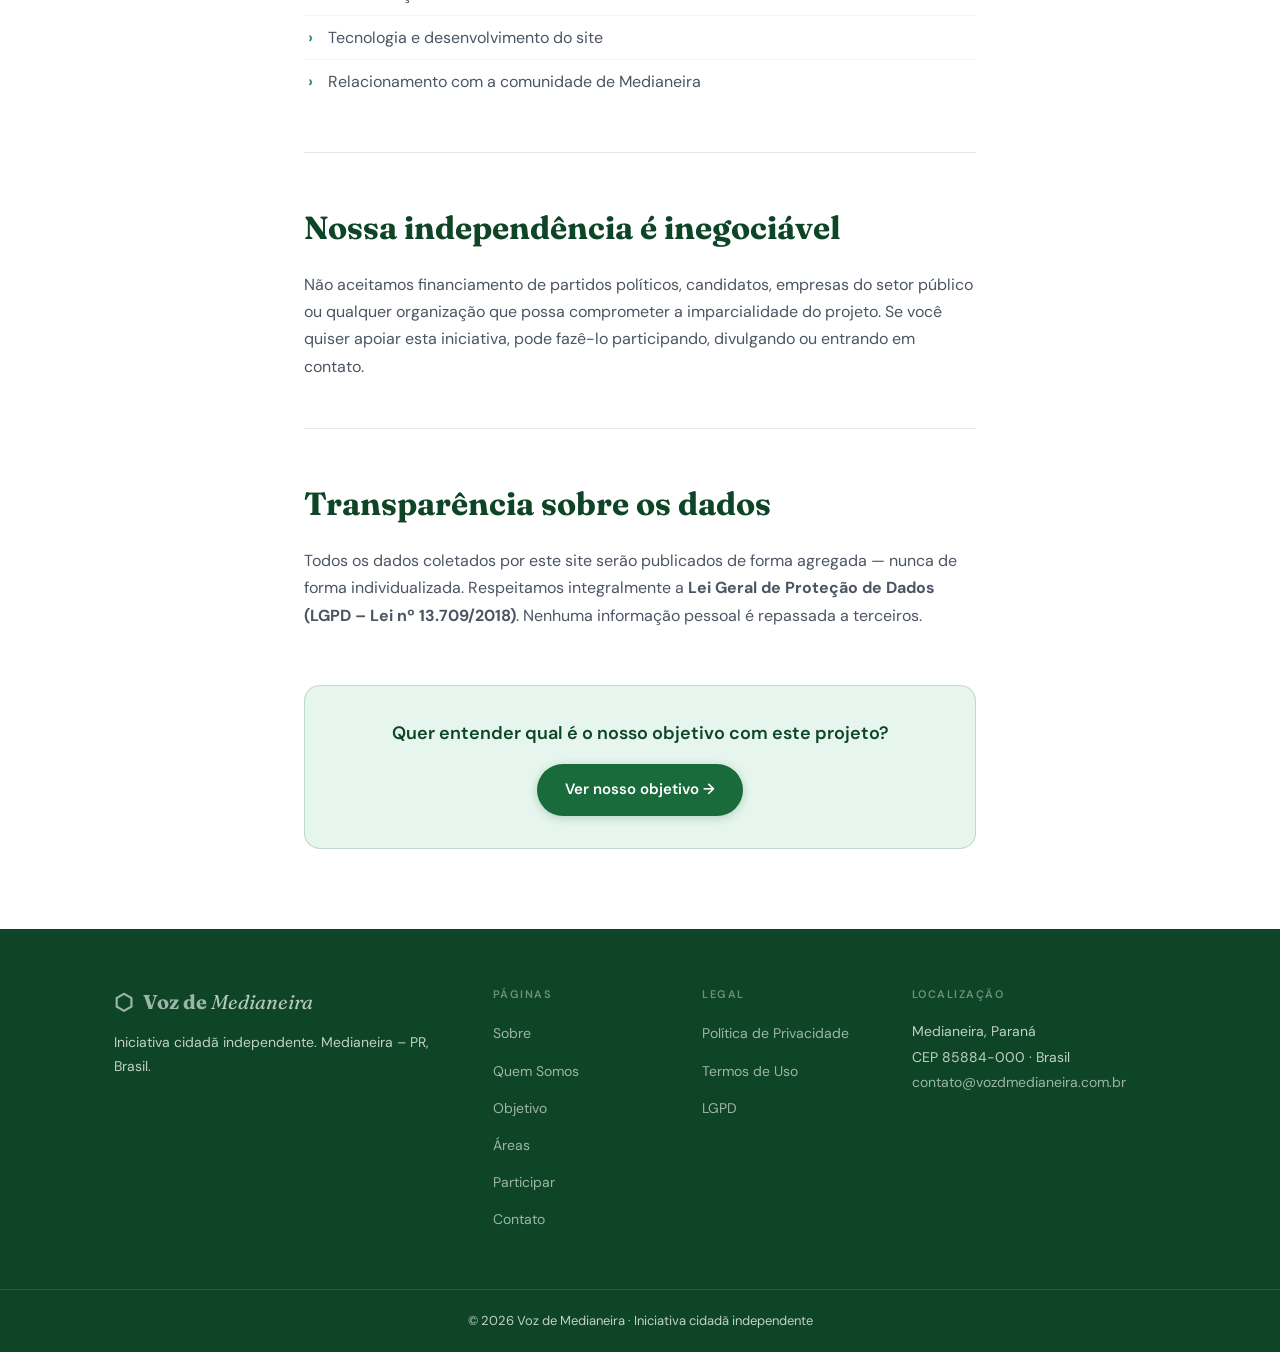
<file: quem-somos.html>
<!DOCTYPE html>
<html lang="pt-BR">
<head>
  <meta charset="UTF-8">
  <meta name="viewport" content="width=device-width, initial-scale=1.0">
  <title>Quem Somos | Voz de Medianeira – Cidadãos de Medianeira PR</title>
  <meta name="description" content="Conheça quem está por trás da Voz de Medianeira. Somos cidadãos comuns de Medianeira, Paraná, unidos pelo desejo de uma cidade melhor e mais transparente.">
  <meta name="robots" content="index, follow">
  <link rel="canonical" href="https://www.vozdmedianeira.com.br/quem-somos.html">
  <meta property="og:title" content="Quem Somos | Voz de Medianeira">
  <meta property="og:description" content="Cidadãos comuns de Medianeira, Paraná, unidos pelo desejo de transparência e participação pública.">
  <meta property="og:url" content="https://www.vozdmedianeira.com.br/quem-somos.html">
  <meta name="geo.region" content="BR-PR">
  <meta name="geo.placename" content="Medianeira, Paraná">
  <script type="application/ld+json">
  {
    "@context": "https://schema.org",
    "@type": "WebPage",
    "@id": "https://www.vozdmedianeira.com.br/quem-somos.html",
    "name": "Quem Somos – Voz de Medianeira",
    "url": "https://www.vozdmedianeira.com.br/quem-somos.html",
    "isPartOf": { "@id": "https://www.vozdmedianeira.com.br/#website" },
    "breadcrumb": {
      "@type": "BreadcrumbList",
      "itemListElement": [
        { "@type": "ListItem", "position": 1, "name": "Início", "item": "https://www.vozdmedianeira.com.br/" },
        { "@type": "ListItem", "position": 2, "name": "Quem Somos", "item": "https://www.vozdmedianeira.com.br/quem-somos.html" }
      ]
    }
  }
  </script>
  <link rel="preconnect" href="https://fonts.googleapis.com">
  <link rel="preconnect" href="https://fonts.gstatic.com" crossorigin>
  <link href="https://fonts.googleapis.com/css2?family=Fraunces:ital,opsz,wght@0,9..144,300;0,9..144,700;0,9..144,900;1,9..144,400&family=DM+Sans:wght@400;500;600&display=swap" rel="stylesheet">
  <link rel="stylesheet" href="assets/style.css">
  <link rel="icon" type="image/svg+xml" href="assets/favicon.svg">
</head>
<body>
  <a href="#conteudo-principal" class="skip-link">Pular para o conteúdo</a>
  <header role="banner">
    <nav role="navigation" aria-label="Navegação principal">
      <div class="nav-inner">
        <a href="index.html" class="logo"><span class="logo-mark" aria-hidden="true">⬡</span><span class="logo-text">Voz de <em>Medianeira</em></span></a>
        <button class="nav-toggle" aria-expanded="false" aria-controls="nav-menu" aria-label="Abrir menu"><span></span><span></span><span></span></button>
        <ul id="nav-menu" role="list">
          <li><a href="index.html">Início</a></li>
          <li><a href="sobre.html">Sobre</a></li>
          <li><a href="quem-somos.html" aria-current="page">Quem Somos</a></li>
          <li><a href="objetivo.html">Objetivo</a></li>
          <li><a href="areas.html">Áreas</a></li>
          <li><a href="contato.html">Contato</a></li>
          <li><a href="participar.html" class="btn-nav">Participar</a></li>
        </ul>
      </div>
    </nav>
  </header>

  <main id="conteudo-principal" role="main">
    <section class="page-hero" aria-labelledby="ph-titulo">
      <div class="container">
        <nav aria-label="Breadcrumb">
          <ol class="breadcrumb" role="list">
            <li><a href="index.html">Início</a></li>
            <li aria-current="page">Quem Somos</li>
          </ol>
        </nav>
        <h1 id="ph-titulo">Quem somos</h1>
        <p class="page-hero-sub">Cidadãos comuns com um propósito comum</p>
      </div>
    </section>

    <article class="section-content">
      <div class="container content-narrow">

        <h2>Sou um Medianeirense</h2>
        <p>
          <strong>Meu nome é Ivan Cadeirante</strong> Sou ex-vereador e morador de Medianeira, no Oeste do Paraná.
        </p>
        <p>
          Minha história não começou na política.
Ela começou na realidade de quem já enfrentou dificuldade na pele, viveu a luta do dia a dia e sabe o que é precisar de oportunidade, respeito e ser ouvido.
        </p>
        <p>
          Foi essa vivência que me levou até a vida pública.
        </p>
        <p>
Durante meu mandato como vereador, estive dentro do sistema, acompanhando de perto como funcionam os processos, como são tomadas as decisões e, principalmente, onde estão as falhas que impactam diretamente a população.
          </p>
        <p>
Essa experiência me deu algo que muitos não têm:
o conhecimento prático de como transformar uma demanda em ação.
           </p>
        <p>
Hoje, sei exatamente como funciona a estrutura pública e como fazer a voz do cidadão chegar onde precisa.
	•	Como elaborar um projeto
	•	Como estruturar um requerimento ou indicação
	•	Como protocolar e acompanhar uma demanda
	•	Como cobrar de forma correta e com resultado
           </p>
        <p>
Não é teoria.
É prática de quem já esteve lá dentro.
           </p>
        <p>
POSICIONAMENTO

A Voz de Medianeira nasce com esse propósito:

usar experiência, conhecimento e vivência real para dar direção à voz da população.
 </p>
        <p>
Não é sobre discurso.
É sobre resultado.
 </p>
        <p>
Não é sobre política de palco.
É sobre resolver problemas reais de quem vive a cidade todos os dias.

⸻

Sou ex-vereador, conheço o sistema por dentro
e sei como ele funciona.

Mas acima de tudo, sou morador.
Sou parte da população.

E é por isso que essa iniciativa existe:
para garantir que a voz de quem vive a cidade…
tenha força de verdade.
           </p>
        <p>
        <h2>Nossa composição</h2>
        <p>
          Por escolha e princípio, mantemos o anonimato de nossos colaboradores para evitar qualquer
          associação com grupos políticos ou econômicos. O que nos identifica são nossos valores e
          nosso método — não nossos nomes.
        </p>
        <p>
          Contamos com voluntários nas seguintes áreas de atuação:
        </p>
        <ul class="content-list">
          <li>Análise e organização de dados públicos</li>
          <li>Comunicação e redes sociais locais</li>
          <li>Tecnologia e desenvolvimento do site</li>
          <li>Relacionamento com a comunidade de Medianeira</li>
        </ul>

        <h2>Nossa independência é inegociável</h2>
        <p>
          Não aceitamos financiamento de partidos políticos, candidatos, empresas do setor público
          ou qualquer organização que possa comprometer a imparcialidade do projeto. Se você quiser
          apoiar esta iniciativa, pode fazê-lo participando, divulgando ou entrando em contato.
        </p>

        <h2>Transparência sobre os dados</h2>
        <p>
          Todos os dados coletados por este site serão publicados de forma agregada — nunca de forma
          individualizada. Respeitamos integralmente a
          <strong>Lei Geral de Proteção de Dados (LGPD – Lei nº 13.709/2018)</strong>.
          Nenhuma informação pessoal é repassada a terceiros.
        </p>

        <div class="cta-inline">
          <h3>Quer entender qual é o nosso objetivo com este projeto?</h3>
          <a href="objetivo.html" class="btn-primary">Ver nosso objetivo →</a>
        </div>
      </div>
    </article>
  </main>

  <footer role="contentinfo">
    <div class="container footer-inner">
      <div class="footer-col">
        <a href="index.html" class="logo logo-footer"><span class="logo-mark" aria-hidden="true">⬡</span><span class="logo-text">Voz de <em>Medianeira</em></span></a>
        <p>Iniciativa cidadã independente. Medianeira – PR, Brasil.</p>
      </div>
      <nav class="footer-nav" aria-label="Navegação rodapé">
        <h3>Páginas</h3>
        <ul role="list">
          <li><a href="sobre.html">Sobre</a></li>
          <li><a href="quem-somos.html">Quem Somos</a></li>
          <li><a href="objetivo.html">Objetivo</a></li>
          <li><a href="areas.html">Áreas</a></li>
          <li><a href="participar.html">Participar</a></li>
          <li><a href="contato.html">Contato</a></li>
        </ul>
      </nav>
      <nav class="footer-nav" aria-label="Legal">
        <h3>Legal</h3>
        <ul role="list">
          <li><a href="privacidade.html">Política de Privacidade</a></li>
          <li><a href="termos.html">Termos de Uso</a></li>
          <li><a href="lgpd.html">LGPD</a></li>
        </ul>
      </nav>
      <div class="footer-col">
        <h3>Localização</h3>
        <address>Medianeira, Paraná<br>CEP 85884-000 · Brasil<br><a href="mailto:contato@vozdmedianeira.com.br">contato@vozdmedianeira.com.br</a></address>
      </div>
    </div>
    <div class="footer-bottom"><div class="container"><p>© <span class="ano-footer"></span> Voz de Medianeira · Iniciativa cidadã independente</p></div></div>
  </footer>
  <script src="assets/main.js"></script>
</body>
</html>
</file>
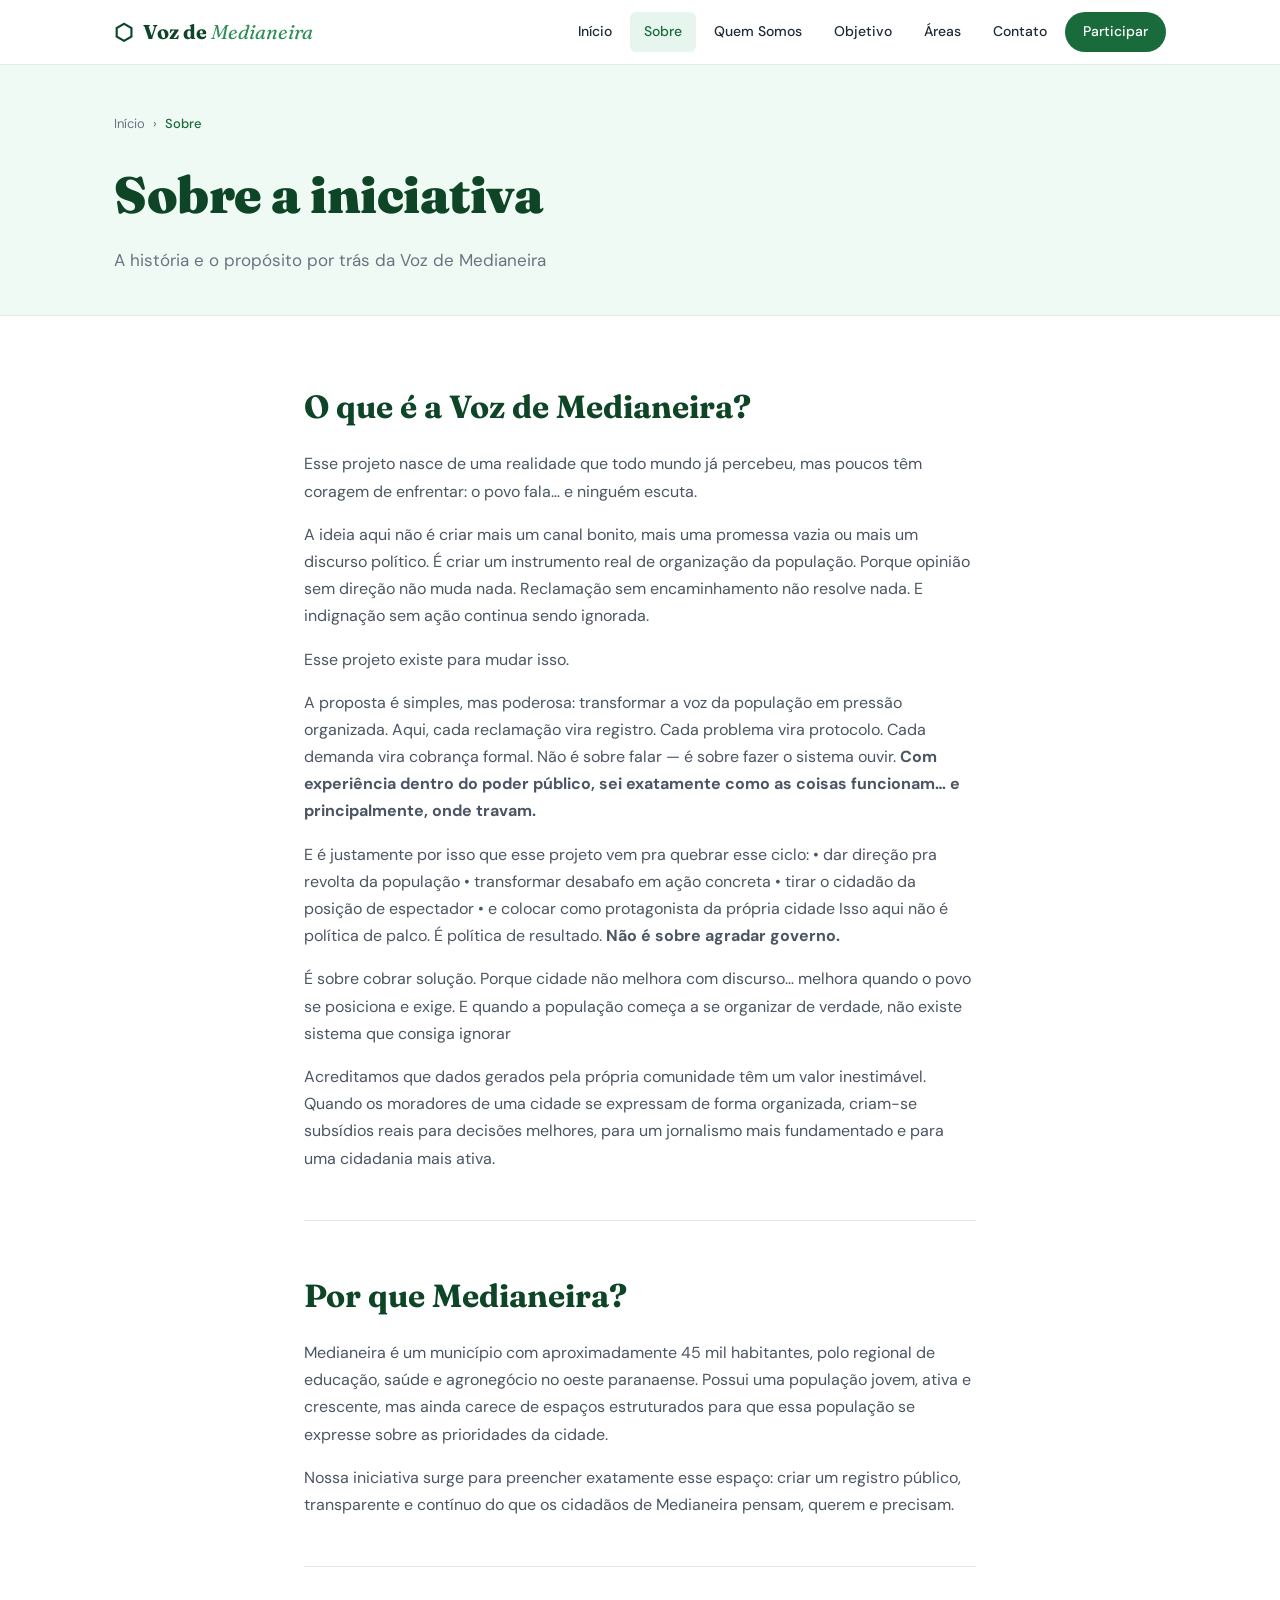
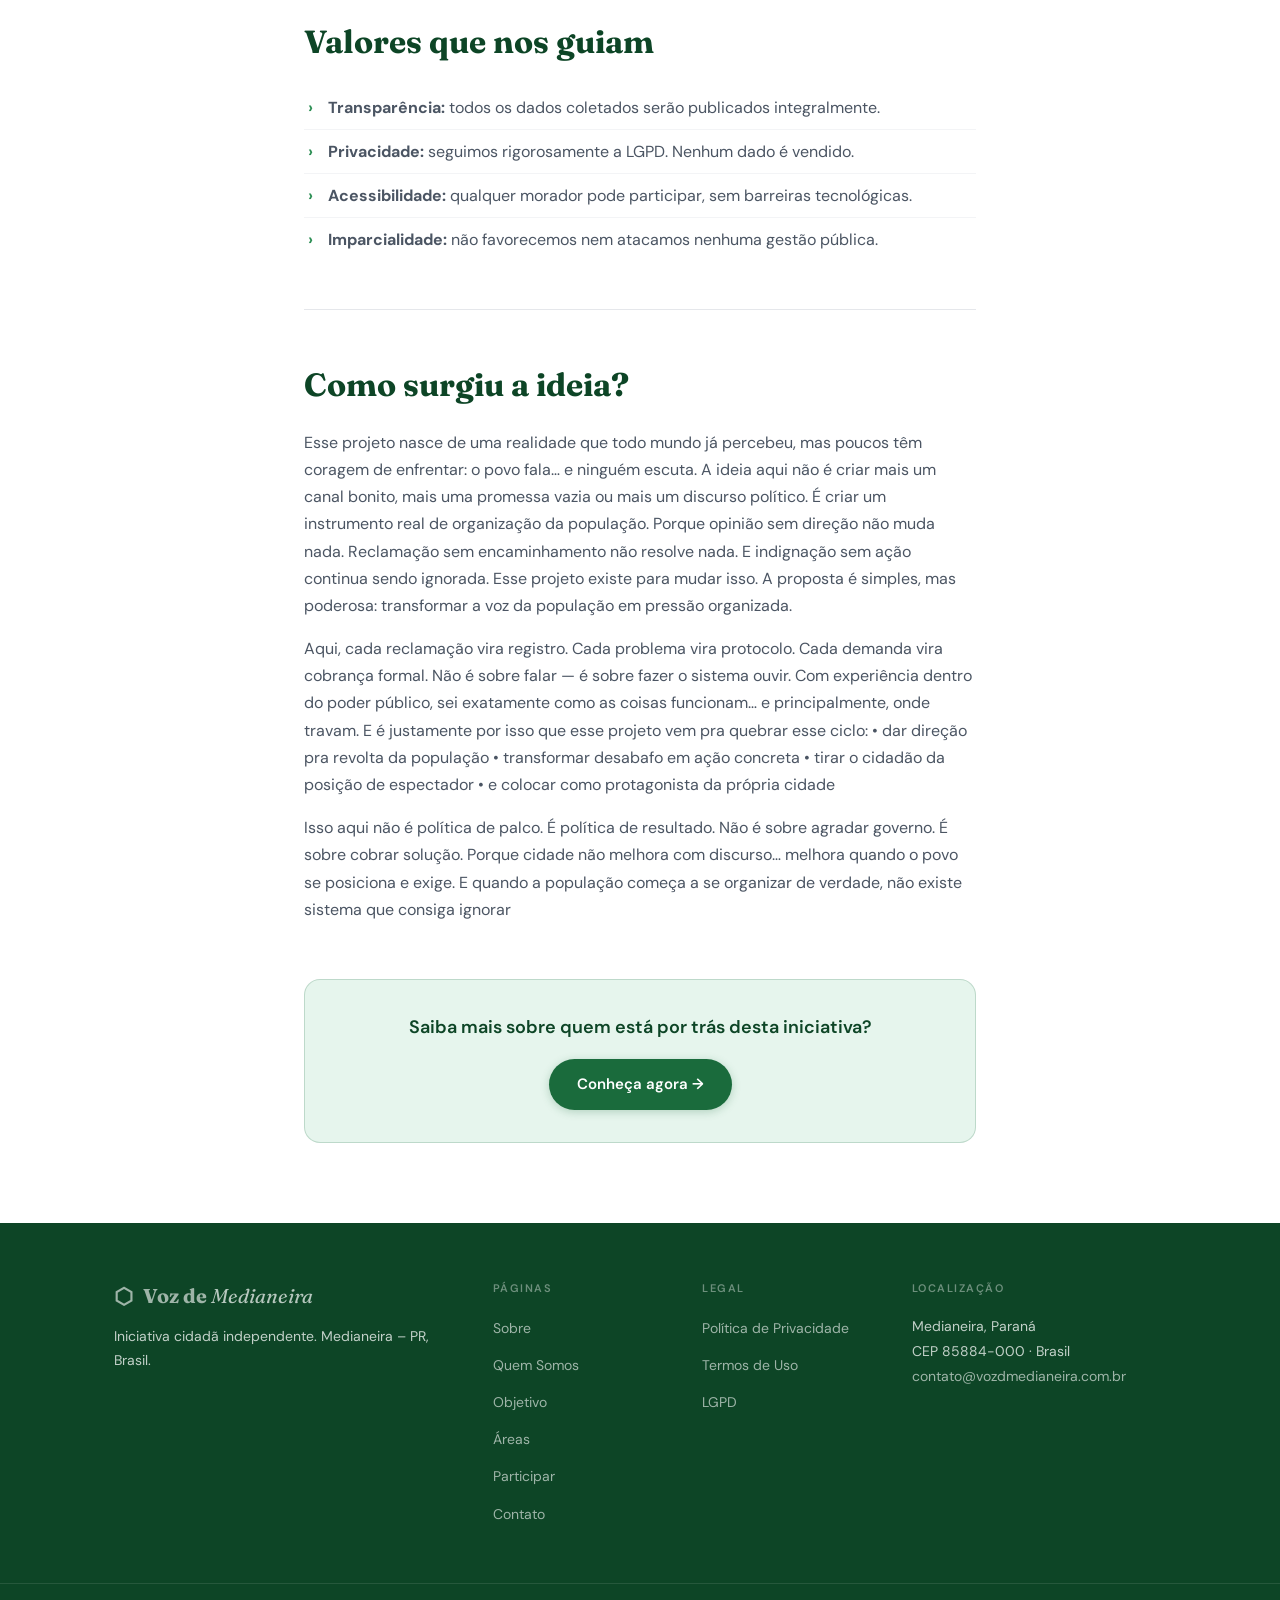
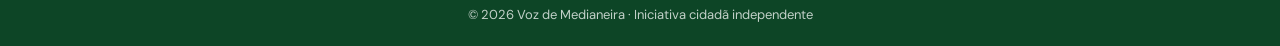
<file: sobre.html>
<!DOCTYPE html>
<html lang="pt-BR">
<head>
  <meta charset="UTF-8">
  <meta name="viewport" content="width=device-width, initial-scale=1.0">
  <title>Sobre | Voz de Medianeira – Iniciativa Cidadã em Medianeira PR</title>
  <meta name="description" content="Saiba tudo sobre a Voz de Medianeira, iniciativa cidadã independente que mapeia as prioridades da população de Medianeira, Paraná. Transparência, sem vínculo político.">
  <meta name="robots" content="index, follow">
  <link rel="canonical" href="https://www.vozdmedianeira.com.br/sobre.html">
  <meta property="og:type" content="website">
  <meta property="og:title" content="Sobre | Voz de Medianeira">
  <meta property="og:description" content="Conheça a iniciativa cidadã independente que dá voz à população de Medianeira – PR.">
  <meta property="og:url" content="https://www.vozdmedianeira.com.br/sobre.html">
  <meta name="geo.region" content="BR-PR">
  <meta name="geo.placename" content="Medianeira, Paraná">
  <script type="application/ld+json">
  {
    "@context": "https://schema.org",
    "@type": "AboutPage",
    "@id": "https://www.vozdmedianeira.com.br/sobre.html",
    "name": "Sobre a Voz de Medianeira",
    "url": "https://www.vozdmedianeira.com.br/sobre.html",
    "description": "Iniciativa cidadã independente para mapear as prioridades da população de Medianeira, PR.",
    "isPartOf": { "@id": "https://www.vozdmedianeira.com.br/#website" },
    "breadcrumb": {
      "@type": "BreadcrumbList",
      "itemListElement": [
        { "@type": "ListItem", "position": 1, "name": "Início", "item": "https://www.vozdmedianeira.com.br/" },
        { "@type": "ListItem", "position": 2, "name": "Sobre", "item": "https://www.vozdmedianeira.com.br/sobre.html" }
      ]
    }
  }
  </script>
  <link rel="preconnect" href="https://fonts.googleapis.com">
  <link rel="preconnect" href="https://fonts.gstatic.com" crossorigin>
  <link href="https://fonts.googleapis.com/css2?family=Fraunces:ital,opsz,wght@0,9..144,300;0,9..144,700;0,9..144,900;1,9..144,400&family=DM+Sans:wght@400;500;600&display=swap" rel="stylesheet">
  <link rel="stylesheet" href="assets/style.css">
  <link rel="icon" type="image/svg+xml" href="assets/favicon.svg">
</head>
<body>
  <a href="#conteudo-principal" class="skip-link">Pular para o conteúdo</a>
  <header role="banner">
    <nav role="navigation" aria-label="Navegação principal">
      <div class="nav-inner">
        <a href="index.html" class="logo" aria-label="Voz de Medianeira - Página inicial">
          <span class="logo-mark" aria-hidden="true">⬡</span>
          <span class="logo-text">Voz de <em>Medianeira</em></span>
        </a>
        <button class="nav-toggle" aria-expanded="false" aria-controls="nav-menu" aria-label="Abrir menu">
          <span></span><span></span><span></span>
        </button>
        <ul id="nav-menu" role="list">
          <li><a href="index.html">Início</a></li>
          <li><a href="sobre.html" aria-current="page">Sobre</a></li>
          <li><a href="quem-somos.html">Quem Somos</a></li>
          <li><a href="objetivo.html">Objetivo</a></li>
          <li><a href="areas.html">Áreas</a></li>
          <li><a href="contato.html">Contato</a></li>
          <li><a href="participar.html" class="btn-nav">Participar</a></li>
        </ul>
      </div>
    </nav>
  </header>

  <main id="conteudo-principal" role="main">
    <section class="page-hero" aria-labelledby="ph-titulo">
      <div class="container">
        <nav aria-label="Breadcrumb">
          <ol class="breadcrumb" role="list">
            <li><a href="index.html">Início</a></li>
            <li aria-current="page">Sobre</li>
          </ol>
        </nav>
        <h1 id="ph-titulo">Sobre a iniciativa</h1>
        <p class="page-hero-sub">A história e o propósito por trás da Voz de Medianeira</p>
      </div>
    </section>

    <article class="section-content">
      <div class="container content-narrow">

        <h2>O que é a Voz de Medianeira?</h2>
        <p>
          Esse projeto nasce de uma realidade que todo mundo já percebeu, mas poucos têm coragem de enfrentar:

o povo fala… e ninguém escuta.

</p>
        <p>A ideia aqui não é criar mais um canal bonito, mais uma promessa vazia ou mais um discurso político.
É criar um instrumento real de organização da população.

Porque opinião sem direção não muda nada.
Reclamação sem encaminhamento não resolve nada.
E indignação sem ação continua sendo ignorada.

 </p>
        <p>Esse projeto existe para mudar isso.

 </p>
        <p>A proposta é simples, mas poderosa:
transformar a voz da população em pressão organizada.

Aqui, cada reclamação vira registro.
Cada problema vira protocolo.
Cada demanda vira cobrança formal.

Não é sobre falar — é sobre fazer o sistema ouvir.

<strong>Com experiência dentro do poder público, sei exatamente como as coisas funcionam…
e principalmente, onde travam.</strong>

</p>
        <p>E é justamente por isso que esse projeto vem pra quebrar esse ciclo:
	•	dar direção pra revolta da população
	•	transformar desabafo em ação concreta
	•	tirar o cidadão da posição de espectador
	•	e colocar como protagonista da própria cidade

Isso aqui não é política de palco.
É política de resultado.

<strong>Não é sobre agradar governo.</strong>
</p>
        <p>É sobre cobrar solução.

Porque cidade não melhora com discurso…
melhora quando o povo se posiciona e exige.

E quando a população começa a se organizar de verdade,
não existe sistema que consiga ignorar
        </p>
        <p>
          Acreditamos que dados gerados pela própria comunidade têm um valor inestimável. Quando os moradores
          de uma cidade se expressam de forma organizada, criam-se subsídios reais para decisões melhores,
          para um jornalismo mais fundamentado e para uma cidadania mais ativa.
        </p>

        <h2>Por que Medianeira?</h2>
        <p>
          Medianeira é um município com aproximadamente 45 mil habitantes, polo regional de educação,
          saúde e agronegócio no oeste paranaense. Possui uma população jovem, ativa e crescente, mas
          ainda carece de espaços estruturados para que essa população se expresse sobre as prioridades
          da cidade.
        </p>
        <p>
          Nossa iniciativa surge para preencher exatamente esse espaço: criar um registro público, transparente
          e contínuo do que os cidadãos de Medianeira pensam, querem e precisam.
        </p>

        <h2>Valores que nos guiam</h2>
        <ul class="content-list">
          <li><strong>Transparência:</strong> todos os dados coletados serão publicados integralmente.</li>
          <li><strong>Privacidade:</strong> seguimos rigorosamente a LGPD. Nenhum dado é vendido.</li>
          <li><strong>Acessibilidade:</strong> qualquer morador pode participar, sem barreiras tecnológicas.</li>
          <li><strong>Imparcialidade:</strong> não favorecemos nem atacamos nenhuma gestão pública.</li>
        </ul>

        <h2>Como surgiu a ideia?</h2>
        <p>
          Esse projeto nasce de uma realidade que todo mundo já percebeu, mas poucos têm coragem de enfrentar: o povo fala… e ninguém escuta.

A ideia aqui não é criar mais um canal bonito, mais uma promessa vazia ou mais um discurso político.
É criar um instrumento real de organização da população.

Porque opinião sem direção não muda nada.
Reclamação sem encaminhamento não resolve nada.
E indignação sem ação continua sendo ignorada.

Esse projeto existe para mudar isso.

A proposta é simples, mas poderosa:
transformar a voz da população em pressão organizada.
        </p>
        <p>
          Aqui, cada reclamação vira registro.
Cada problema vira protocolo.
Cada demanda vira cobrança formal.

Não é sobre falar — é sobre fazer o sistema ouvir.

Com experiência dentro do poder público, sei exatamente como as coisas funcionam…
e principalmente, onde travam.

E é justamente por isso que esse projeto vem pra quebrar esse ciclo:
	•	dar direção pra revolta da população
	•	transformar desabafo em ação concreta
	•	tirar o cidadão da posição de espectador
	•	e colocar como protagonista da própria cidade
        </p>
		  <p>
			  Isso aqui não é política de palco.
É política de resultado.

Não é sobre agradar governo.
É sobre cobrar solução.

Porque cidade não melhora com discurso…
melhora quando o povo se posiciona e exige.

E quando a população começa a se organizar de verdade,
não existe sistema que consiga ignorar
		  </p>

        <div class="cta-inline">
          <h3>Saiba mais sobre quem está por trás desta iniciativa?</h3>
          <a href="quem-somos.html" class="btn-primary">Conheça agora →</a>
        </div>
      </div>
    </article>
  </main>

  <footer role="contentinfo">
    <div class="container footer-inner">
      <div class="footer-col">
        <a href="index.html" class="logo logo-footer"><span class="logo-mark" aria-hidden="true">⬡</span><span class="logo-text">Voz de <em>Medianeira</em></span></a>
        <p>Iniciativa cidadã independente. Medianeira – PR, Brasil.</p>
      </div>
      <nav class="footer-nav" aria-label="Navegação rodapé">
        <h3>Páginas</h3>
        <ul role="list">
          <li><a href="sobre.html">Sobre</a></li>
          <li><a href="quem-somos.html">Quem Somos</a></li>
          <li><a href="objetivo.html">Objetivo</a></li>
          <li><a href="areas.html">Áreas</a></li>
          <li><a href="participar.html">Participar</a></li>
          <li><a href="contato.html">Contato</a></li>
        </ul>
      </nav>
      <nav class="footer-nav" aria-label="Legal">
        <h3>Legal</h3>
        <ul role="list">
          <li><a href="privacidade.html">Política de Privacidade</a></li>
          <li><a href="termos.html">Termos de Uso</a></li>
          <li><a href="lgpd.html">LGPD</a></li>
        </ul>
      </nav>
      <div class="footer-col">
        <h3>Localização</h3>
        <address>Medianeira, Paraná<br>CEP 85884-000 · Brasil<br><a href="mailto:contato@vozdmedianeira.com.br">contato@vozdmedianeira.com.br</a></address>
      </div>
    </div>
    <div class="footer-bottom"><div class="container"><p>© <span class="ano-footer"></span> Voz de Medianeira · Iniciativa cidadã independente</p></div></div>
  </footer>
  <script src="assets/main.js"></script>
</body>
</html>
</file>
<file: assets/style.css>
/* ============================================
   VOZ DE MEDIANEIRA – DESIGN SYSTEM
   Tipografia: Fraunces (display) + DM Sans (body)
   Paleta: Verde institucional + Branco + Âmbar
   ============================================ */

:root {
  --verde:        #1a6b3c;
  --verde-dark:   #0d4526;
  --verde-mid:    #2d8f55;
  --verde-light:  #e6f5ed;
  --verde-xlight: #f0faf5;
  --ambar:        #d97706;
  --ambar-light:  #fef3c7;
  --cinza-50:     #f9fafb;
  --cinza-100:    #f3f4f6;
  --cinza-200:    #e5e7eb;
  --cinza-400:    #9ca3af;
  --cinza-600:    #4b5563;
  --cinza-800:    #1f2937;
  --branco:       #ffffff;
  --texto:        #111827;
  --texto-muted:  #6b7280;
  --radius-sm:    6px;
  --radius:       10px;
  --radius-lg:    16px;
  --radius-xl:    24px;
  --shadow-sm:    0 1px 3px rgba(0,0,0,0.08), 0 1px 2px rgba(0,0,0,0.06);
  --shadow:       0 4px 16px rgba(0,0,0,0.10);
  --shadow-lg:    0 12px 40px rgba(0,0,0,0.13);
  --font-display: 'Fraunces', Georgia, serif;
  --font-body:    'DM Sans', system-ui, sans-serif;
  --max-w:        1100px;
}

/* RESET */
*, *::before, *::after { box-sizing: border-box; margin: 0; padding: 0; }
html { scroll-behavior: smooth; -webkit-text-size-adjust: 100%; }
body { font-family: var(--font-body); font-size: 16px; line-height: 1.7; color: var(--texto); background: var(--branco); }
img { max-width: 100%; height: auto; display: block; }
a { color: var(--verde); text-decoration: underline; }
a:hover { color: var(--verde-dark); }
ul, ol { list-style: none; }

/* ACESSIBILIDADE */
.skip-link {
  position: absolute; top: -100px; left: 16px;
  background: var(--verde); color: var(--branco);
  padding: 10px 20px; border-radius: var(--radius);
  font-weight: 600; text-decoration: none; z-index: 9999;
  transition: top 0.2s;
}
.skip-link:focus { top: 16px; }
.sr-only {
  position: absolute; width: 1px; height: 1px;
  padding: 0; margin: -1px; overflow: hidden;
  clip: rect(0,0,0,0); white-space: nowrap; border: 0;
}

/* CONTAINER */
.container { max-width: var(--max-w); margin: 0 auto; padding: 0 24px; }

/* ============ HEADER / NAV ============ */
header {
  position: sticky; top: 0; z-index: 200;
  background: rgba(255,255,255,0.97);
  backdrop-filter: blur(8px);
  border-bottom: 1px solid var(--cinza-200);
}
.nav-inner {
  display: flex; align-items: center; justify-content: space-between;
  max-width: var(--max-w); margin: 0 auto; padding: 0 24px;
  height: 64px;
}
.logo {
  display: flex; align-items: center; gap: 10px;
  text-decoration: none; font-family: var(--font-display);
  font-size: 20px; font-weight: 700; color: var(--verde-dark);
}
.logo em { font-style: italic; color: var(--verde-mid); font-weight: 400; }
.logo-mark {
  font-size: 22px; line-height: 1;
  display: flex; align-items: center;
}
.logo-footer { color: var(--branco); }
.logo-footer em { color: rgba(255,255,255,0.7); }

#nav-menu {
  display: flex; align-items: center; gap: 4px;
}
#nav-menu li a {
  display: block; padding: 8px 14px;
  font-size: 14px; font-weight: 500;
  color: var(--cinza-800); text-decoration: none;
  border-radius: var(--radius-sm);
  transition: background 0.15s, color 0.15s;
}
#nav-menu li a:hover,
#nav-menu li a[aria-current="page"] {
  background: var(--verde-light); color: var(--verde);
}
.btn-nav {
  background: var(--verde) !important;
  color: var(--branco) !important;
  padding: 8px 18px !important;
  border-radius: 999px !important;
}
.btn-nav:hover { background: var(--verde-dark) !important; }

.nav-toggle {
  display: none; flex-direction: column; gap: 5px;
  background: none; border: none; cursor: pointer; padding: 8px;
}
.nav-toggle span {
  display: block; width: 22px; height: 2px;
  background: var(--cinza-800); border-radius: 2px; transition: all 0.25s;
}

/* ============ BOTÕES ============ */
.btn-primary {
  display: inline-block;
  background: var(--verde); color: var(--branco);
  font-family: var(--font-body); font-weight: 600; font-size: 15px;
  padding: 13px 28px; border-radius: 999px;
  text-decoration: none; border: none; cursor: pointer;
  transition: background 0.2s, transform 0.15s, box-shadow 0.2s;
  box-shadow: 0 2px 8px rgba(26,107,60,0.25);
}
.btn-primary:hover {
  background: var(--verde-dark); color: var(--branco);
  transform: translateY(-2px);
  box-shadow: 0 6px 20px rgba(26,107,60,0.35);
}
.btn-primary:active { transform: translateY(0); }
.btn-primary.btn-lg { font-size: 17px; padding: 16px 36px; }
.btn-primary.btn-full { width: 100%; text-align: center; }
.btn-primary.btn-white { background: var(--branco); color: var(--verde-dark); box-shadow: 0 2px 8px rgba(0,0,0,0.15); }
.btn-primary.btn-white:hover { background: var(--verde-light); color: var(--verde-dark); }

.btn-ghost {
  display: inline-block; background: transparent;
  color: rgba(255,255,255,0.9); font-weight: 500; font-size: 15px;
  padding: 13px 24px; border-radius: 999px; text-decoration: none;
  border: 1.5px solid rgba(255,255,255,0.4);
  transition: background 0.2s, border-color 0.2s;
}
.btn-ghost:hover { background: rgba(255,255,255,0.1); border-color: rgba(255,255,255,0.7); color: var(--branco); }

.btn-ghost-sm {
  background: transparent; color: var(--cinza-600); border: none;
  font-size: 14px; cursor: pointer; padding: 10px 16px;
  border-radius: var(--radius-sm); text-decoration: underline;
}
.btn-ghost-sm:hover { color: var(--cinza-800); }

/* ============ EYEBROW / LABELS ============ */
.eyebrow {
  display: block; font-size: 12px; font-weight: 600; letter-spacing: 1.5px;
  text-transform: uppercase; color: var(--verde-mid); margin-bottom: 10px;
}
.eyebrow.center { text-align: center; }
.center { text-align: center; }

/* ============ HERO ============ */
.hero {
  position: relative; overflow: hidden;
  background: linear-gradient(135deg, var(--verde-dark) 0%, var(--verde) 55%, #1a5c38 100%);
  color: var(--branco);
  padding: 96px 0 80px;
}
.hero-bg { position: absolute; inset: 0; pointer-events: none; }
.hero-shape {
  position: absolute; border-radius: 50%;
  background: rgba(255,255,255,0.04);
}
.hero-shape.s1 { width: 500px; height: 500px; top: -200px; right: -150px; }
.hero-shape.s2 { width: 300px; height: 300px; bottom: -100px; left: -80px; }
.hero-shape.s3 { width: 200px; height: 200px; top: 40%; right: 10%; }

.hero-content { position: relative; z-index: 1; }

.hero-badge {
  display: inline-flex; align-items: center; gap: 8px;
  background: rgba(255,255,255,0.12); border: 1px solid rgba(255,255,255,0.2);
  border-radius: 999px; padding: 6px 16px;
  font-size: 13px; font-weight: 500; letter-spacing: 0.3px;
  margin-bottom: 24px;
}
.badge-dot {
  width: 8px; height: 8px; border-radius: 50%;
  background: #7de8a8; animation: pulse 2s infinite;
}
@keyframes pulse { 0%,100% { opacity: 1; } 50% { opacity: 0.5; } }

.hero h1 {
  font-family: var(--font-display);
  font-size: clamp(40px, 6vw, 68px);
  font-weight: 900; line-height: 1.08;
  margin-bottom: 20px; letter-spacing: -1px;
}
.hero h1 em {
  font-style: italic; font-weight: 300;
  color: rgba(255,255,255,0.85);
}
.hero-sub {
  font-size: 18px; max-width: 520px;
  line-height: 1.65; margin-bottom: 36px;
  opacity: 0.88;
}
.hero-actions { display: flex; gap: 14px; flex-wrap: wrap; margin-bottom: 56px; }
.hero-stats {
  display: flex; gap: 0; align-items: center; flex-wrap: wrap;
  border-top: 1px solid rgba(255,255,255,0.15);
  padding-top: 32px;
}
.stat { text-align: left; padding: 0 32px 0 0; }
.stat strong { display: block; font-family: var(--font-display); font-size: 36px; font-weight: 900; }
.stat span { font-size: 13px; opacity: 0.7; }
.stat-div { width: 1px; height: 40px; background: rgba(255,255,255,0.2); margin-right: 32px; }

/* ============ PAGE HERO (inner pages) ============ */
.page-hero {
  background: var(--verde-xlight);
  border-bottom: 1px solid var(--cinza-200);
  padding: 48px 0 40px;
}
.page-hero h1 {
  font-family: var(--font-display);
  font-size: clamp(32px, 4vw, 52px);
  font-weight: 900; color: var(--verde-dark);
  margin-top: 16px; letter-spacing: -0.5px;
}
.page-hero-sub { font-size: 17px; color: var(--texto-muted); margin-top: 8px; }

/* BREADCRUMB */
.breadcrumb { display: flex; gap: 8px; align-items: center; }
.breadcrumb li { font-size: 13px; color: var(--texto-muted); }
.breadcrumb li::after { content: '›'; margin-left: 8px; }
.breadcrumb li:last-child::after { content: ''; }
.breadcrumb li:last-child { color: var(--verde); font-weight: 500; }
.breadcrumb a { color: var(--texto-muted); text-decoration: none; }
.breadcrumb a:hover { color: var(--verde); }

/* ============ SECTION: ABOUT ============ */
.section-about { padding: 80px 0; }
.two-col {
  display: grid; grid-template-columns: 1fr 1fr;
  gap: 64px; align-items: center;
}
.col-text h2 {
  font-family: var(--font-display);
  font-size: clamp(28px, 3vw, 40px);
  font-weight: 700; color: var(--verde-dark);
  margin-bottom: 20px; line-height: 1.2;
}
.col-text p { color: var(--cinza-600); margin-bottom: 16px; }
.link-more {
  display: inline-block; font-weight: 600; font-size: 15px;
  color: var(--verde); text-decoration: none; margin-top: 8px;
}
.link-more:hover { text-decoration: underline; }

.col-visual { display: flex; flex-direction: column; gap: 16px; }
.visual-card {
  background: var(--verde-light);
  border: 1px solid rgba(26,107,60,0.15);
  border-radius: var(--radius-lg); padding: 28px;
  transition: transform 0.2s;
}
.visual-card:hover { transform: translateY(-3px); }
.visual-card.vc2 { margin-left: 32px; }
.vc-icon { font-size: 28px; margin-bottom: 10px; }
.visual-card p { font-size: 15px; color: var(--verde-dark); font-weight: 500; }

/* ============ SECTION: AREAS ============ */
.section-areas { background: var(--cinza-50); padding: 80px 0; }
.section-areas h2 {
  font-family: var(--font-display);
  font-size: clamp(28px, 3vw, 40px);
  font-weight: 700; color: var(--verde-dark);
  margin-bottom: 10px;
}
.section-sub { font-size: 16px; color: var(--texto-muted); margin-bottom: 48px; }

.areas-grid {
  display: grid;
  grid-template-columns: repeat(auto-fill, minmax(195px, 1fr));
  gap: 14px;
}
.area-item a {
  display: flex; flex-direction: column; align-items: center; gap: 10px;
  text-align: center; padding: 28px 16px;
  background: var(--branco); border-radius: var(--radius);
  border: 1.5px solid var(--cinza-200);
  text-decoration: none; color: var(--cinza-800);
  font-size: 14px; font-weight: 500; line-height: 1.35;
  transition: all 0.2s; box-shadow: var(--shadow-sm);
}
.area-item a:hover {
  border-color: var(--verde-mid); color: var(--verde);
  box-shadow: 0 4px 16px rgba(26,107,60,0.15);
  transform: translateY(-3px);
}
.ai-icon { font-size: 28px; }
.ai-destaque a { border-color: var(--verde); background: var(--verde-xlight); color: var(--verde); }

/* ============ SECTION: STEPS ============ */
.section-steps { padding: 80px 0; }
.section-steps h2 {
  font-family: var(--font-display);
  font-size: clamp(28px, 3vw, 40px); font-weight: 700;
  color: var(--verde-dark); margin-bottom: 48px;
}
.steps-list { display: grid; grid-template-columns: repeat(auto-fit, minmax(220px, 1fr)); gap: 0; }
.step-item {
  display: flex; flex-direction: column; gap: 16px; padding: 32px;
  border-right: 1px solid var(--cinza-200); position: relative;
}
.step-item:last-child { border-right: none; }
.step-num {
  font-family: var(--font-display); font-size: 48px; font-weight: 900;
  color: var(--verde-light); line-height: 1;
  -webkit-text-stroke: 2px var(--verde-mid);
}
.step-body h3 { font-size: 17px; font-weight: 600; color: var(--verde-dark); margin-bottom: 8px; }
.step-body p { font-size: 14px; color: var(--texto-muted); }

/* ============ SECTION: FAQ ============ */
.section-faq { background: var(--cinza-50); padding: 80px 0; }
.faq-inner { max-width: 700px; }
.section-faq h2 {
  font-family: var(--font-display); font-size: 36px; font-weight: 700;
  color: var(--verde-dark); margin-bottom: 40px;
}
.faq-list { display: flex; flex-direction: column; gap: 4px; }
.faq-item {
  border: 1px solid var(--cinza-200); border-radius: var(--radius);
  background: var(--branco); overflow: hidden;
}
.faq-item dt button {
  display: flex; width: 100%; align-items: center; justify-content: space-between;
  padding: 18px 20px; background: none; border: none; cursor: pointer;
  font-size: 15px; font-weight: 600; color: var(--cinza-800);
  text-align: left; gap: 12px;
}
.faq-item dt button:hover { background: var(--cinza-50); }
.faq-arrow { color: var(--verde); font-size: 18px; transition: transform 0.25s; flex-shrink: 0; }
.faq-item dt button[aria-expanded="true"] .faq-arrow { transform: rotate(180deg); }
.faq-item dd {
  padding: 0 20px 18px; font-size: 15px; color: var(--cinza-600); line-height: 1.7;
}

/* ============ SECTION: CTA ============ */
.section-cta {
  background: linear-gradient(135deg, var(--verde-dark), var(--verde));
  padding: 80px 0; text-align: center;
}
.cta-inner h2 {
  font-family: var(--font-display);
  font-size: clamp(28px, 4vw, 48px); font-weight: 900;
  color: var(--branco); margin-bottom: 16px; line-height: 1.15;
}
.cta-inner p { font-size: 18px; color: rgba(255,255,255,0.85); margin-bottom: 36px; max-width: 520px; margin-left: auto; margin-right: auto; }

/* ============ SECTION: CONTENT (inner pages) ============ */
.section-content { padding: 64px 0 80px; }
.content-narrow { max-width: 720px; }
.content-wide { max-width: 1000px; }
.section-content h2 {
  font-family: var(--font-display);
  font-size: clamp(22px, 2.5vw, 32px); font-weight: 700;
  color: var(--verde-dark); margin-top: 48px; margin-bottom: 16px;
  padding-top: 48px; border-top: 1px solid var(--cinza-200);
}
.section-content h2:first-of-type { margin-top: 0; padding-top: 0; border-top: none; }
.section-content p { color: var(--cinza-600); margin-bottom: 16px; }
.content-list { list-style: none; margin: 16px 0 24px; }
.content-list li {
  padding: 8px 0 8px 24px; position: relative;
  color: var(--cinza-600); border-bottom: 1px solid var(--cinza-100);
}
.content-list li::before {
  content: '›'; position: absolute; left: 4px;
  color: var(--verde-mid); font-weight: 700;
}
.content-list li:last-child { border-bottom: none; }
.intro-text {
  font-size: 17px; color: var(--cinza-600); line-height: 1.75;
  margin-bottom: 48px; padding-bottom: 32px; border-bottom: 1px solid var(--cinza-200);
}
.cta-inline {
  background: var(--verde-light); border: 1px solid rgba(26,107,60,0.2);
  border-radius: var(--radius-lg); padding: 32px;
  margin-top: 56px; text-align: center;
}
.cta-inline h3 {
  font-size: 18px; font-weight: 600; color: var(--verde-dark);
  margin-bottom: 16px;
}

/* ============ AREAS DETAIL ============ */
.areas-detail-grid { display: grid; grid-template-columns: repeat(auto-fill, minmax(440px, 1fr)); gap: 24px; }
.area-detail {
  background: var(--branco); border: 1px solid var(--cinza-200);
  border-radius: var(--radius-lg); padding: 28px;
  border-left: 4px solid var(--verde-mid);
  scroll-margin-top: 80px;
}
.ad-header { display: flex; align-items: center; gap: 14px; margin-bottom: 14px; }
.ad-icon { font-size: 28px; }
.area-detail h2 {
  font-family: var(--font-display); font-size: 20px; font-weight: 700;
  color: var(--verde-dark); margin: 0; padding: 0; border: none;
}
.area-detail p { font-size: 14px; color: var(--cinza-600); margin-bottom: 10px; }
.area-detail p:last-child { margin-bottom: 0; }

/* ============ PARTICIPAR PAGE ============ */
.section-participar { padding: 64px 0 80px; background: var(--cinza-50); }
.participar-inner {
  display: grid; grid-template-columns: 320px 1fr;
  gap: 40px; align-items: start;
}
.info-card {
  background: var(--verde); color: var(--branco);
  border-radius: var(--radius); padding: 20px;
  margin-bottom: 16px;
}
.info-card h3 { font-size: 15px; font-weight: 600; margin-bottom: 6px; }
.info-card p { font-size: 13px; opacity: 0.85; }
.areas-select-list { display: flex; flex-direction: column; gap: 6px; margin-bottom: 20px; }
.area-btn {
  display: flex; align-items: center; gap: 10px;
  width: 100%; padding: 10px 14px;
  background: var(--branco); border: 1.5px solid var(--cinza-200);
  border-radius: var(--radius-sm); cursor: pointer;
  font-size: 13px; font-weight: 500; color: var(--cinza-800);
  font-family: var(--font-body); text-align: left;
  transition: all 0.15s;
}
.area-btn:hover { border-color: var(--verde-mid); color: var(--verde); }
.area-btn[aria-pressed="true"] {
  background: var(--verde-light); border-color: var(--verde);
  color: var(--verde); font-weight: 600;
}
.privacy-note {
  background: var(--cinza-100); border-radius: var(--radius);
  padding: 16px; font-size: 13px;
}
.privacy-note strong { display: block; margin-bottom: 4px; color: var(--cinza-800); }
.privacy-note p { color: var(--texto-muted); }

.form-wrap {
  background: var(--branco); border-radius: var(--radius-lg);
  padding: 40px; box-shadow: var(--shadow);
  border: 1px solid var(--cinza-200);
}
.form-wrap h2 {
  font-family: var(--font-display); font-size: 28px; font-weight: 700;
  color: var(--verde-dark); margin-bottom: 28px;
}
.selected-display {
  background: var(--verde-xlight); border: 1.5px solid var(--cinza-200);
  border-radius: var(--radius-sm); padding: 12px 14px;
  min-height: 48px; font-size: 14px; color: var(--verde-dark);
}
.selected-display em { color: var(--texto-muted); font-style: normal; }

/* ============ FORMS ============ */
.form-row { margin-bottom: 20px; }
.form-row label {
  display: block; font-size: 13px; font-weight: 600;
  color: var(--cinza-800); margin-bottom: 6px;
}
.form-row label small { font-weight: 400; color: var(--texto-muted); }
.form-row input[type="text"],
.form-row input[type="email"],
.form-row select,
.form-row textarea {
  width: 100%; padding: 11px 14px;
  border: 1.5px solid var(--cinza-200); border-radius: var(--radius-sm);
  font-size: 15px; font-family: var(--font-body); color: var(--texto);
  background: var(--cinza-50); transition: border-color 0.2s, background 0.2s;
  appearance: none;
}
.form-row input:focus,
.form-row select:focus,
.form-row textarea:focus {
  outline: none; border-color: var(--verde);
  background: var(--branco); box-shadow: 0 0 0 3px rgba(26,107,60,0.1);
}
.form-row textarea { resize: vertical; min-height: 110px; }
.form-row.form-check {
  display: flex; align-items: flex-start; gap: 12px; margin-bottom: 24px;
}
.form-row.form-check input[type="checkbox"] {
  width: 18px; height: 18px; flex-shrink: 0; margin-top: 2px;
  accent-color: var(--verde); cursor: pointer;
}
.form-row.form-check label {
  font-size: 13px; font-weight: 400; color: var(--cinza-600); margin-bottom: 0;
}
.form-note {
  text-align: center; font-size: 12px; color: var(--texto-muted); margin-top: 12px;
}

/* ============ CONTACT PAGE ============ */
.two-col-contact {
  display: grid; grid-template-columns: 1fr 1.4fr;
  gap: 64px; align-items: start;
}
.contact-info h2 {
  font-family: var(--font-display); font-size: 32px; font-weight: 700;
  color: var(--verde-dark); margin-bottom: 16px;
}
.contact-info > p { color: var(--cinza-600); margin-bottom: 32px; }
.contact-block { margin-bottom: 28px; padding-bottom: 28px; border-bottom: 1px solid var(--cinza-200); }
.contact-block:last-child { border-bottom: none; }
.contact-block h3 { font-size: 13px; font-weight: 600; text-transform: uppercase; letter-spacing: 1px; color: var(--verde-mid); margin-bottom: 8px; }
.contact-block address, .contact-block p { font-style: normal; color: var(--cinza-600); font-size: 15px; }
.contact-form-wrap {
  background: var(--branco); border: 1px solid var(--cinza-200);
  border-radius: var(--radius-lg); padding: 36px; box-shadow: var(--shadow);
}
.contact-form { display: flex; flex-direction: column; }

/* ============ FOOTER ============ */
footer { background: var(--verde-dark); color: rgba(255,255,255,0.75); }
.footer-inner {
  display: grid; grid-template-columns: 2fr 1fr 1fr 1.5fr;
  gap: 40px; padding: 56px 24px;
  max-width: var(--max-w); margin: 0 auto;
}
.footer-col p { font-size: 14px; margin-top: 12px; }
.footer-col address { font-style: normal; font-size: 14px; line-height: 1.8; }
.footer-col a, .footer-nav a { color: rgba(255,255,255,0.6); text-decoration: none; }
.footer-col a:hover, .footer-nav a:hover { color: var(--branco); }
.footer-nav h3 {
  font-size: 11px; font-weight: 600; letter-spacing: 1.5px;
  text-transform: uppercase; color: rgba(255,255,255,0.4);
  margin-bottom: 16px;
}
.footer-nav ul { display: flex; flex-direction: column; gap: 10px; }
.footer-nav ul a { font-size: 14px; }
.footer-col h3 {
  font-size: 11px; font-weight: 600; letter-spacing: 1.5px;
  text-transform: uppercase; color: rgba(255,255,255,0.4);
  margin-bottom: 16px;
}
.footer-bottom {
  border-top: 1px solid rgba(255,255,255,0.1);
  padding: 20px 0; text-align: center;
}
.footer-bottom p { font-size: 13px; }

/* ============ POPUPS ============ */
.popup-overlay {
  position: fixed; inset: 0; z-index: 500;
  background: rgba(0,0,0,0.5);
  display: flex; align-items: center; justify-content: center;
  padding: 20px;
  animation: fadeIn 0.2s ease;
}
.popup-overlay[hidden] { display: none !important; }
@keyframes fadeIn { from { opacity: 0; } to { opacity: 1; } }

.popup-box {
  background: var(--branco); border-radius: var(--radius-xl);
  padding: 40px 36px; max-width: 460px; width: 100%;
  position: relative; box-shadow: var(--shadow-lg);
  animation: slideUp 0.3s ease;
}
@keyframes slideUp { from { transform: translateY(20px); opacity: 0; } to { transform: translateY(0); opacity: 1; } }

.popup-close {
  position: absolute; top: 16px; right: 16px;
  background: none; border: none; cursor: pointer;
  font-size: 20px; color: var(--cinza-400); line-height: 1;
  width: 32px; height: 32px; border-radius: 50%;
  display: flex; align-items: center; justify-content: center;
  transition: background 0.2s;
}
.popup-close:hover { background: var(--cinza-100); color: var(--cinza-800); }
.popup-emoji { font-size: 40px; margin-bottom: 12px; }
.popup-box h2 {
  font-family: var(--font-display); font-size: 22px; font-weight: 700;
  color: var(--verde-dark); margin-bottom: 10px; line-height: 1.3;
}
.popup-box p { font-size: 15px; color: var(--cinza-600); margin-bottom: 20px; }
.popup-form { margin-bottom: 0; }
.popup-row { display: flex; gap: 8px; }
.popup-row input {
  flex: 1; padding: 11px 14px; border: 1.5px solid var(--cinza-200);
  border-radius: var(--radius-sm); font-size: 14px; font-family: var(--font-body);
}
.popup-row input:focus { outline: none; border-color: var(--verde); }
.popup-skip {
  display: block; text-align: center; margin-top: 14px;
  font-size: 13px; color: var(--texto-muted); cursor: pointer;
  background: none; border: none; font-family: var(--font-body);
  text-decoration: underline;
}
.popup-skip:hover { color: var(--cinza-800); }
.popup-btns { display: flex; flex-direction: column; gap: 10px; align-items: center; }

/* ============ TOAST ============ */
#toast {
  position: fixed; bottom: 28px; left: 50%;
  transform: translateX(-50%);
  background: var(--verde-dark); color: var(--branco);
  padding: 14px 28px; border-radius: 999px;
  font-size: 15px; font-weight: 600; z-index: 1000;
  box-shadow: var(--shadow-lg); pointer-events: none;
  opacity: 0; transition: opacity 0.3s;
}
#toast.show { opacity: 1; }

/* ============ RESPONSIVE ============ */
@media (max-width: 900px) {
  .two-col { grid-template-columns: 1fr; gap: 40px; }
  .two-col-contact { grid-template-columns: 1fr; gap: 40px; }
  .participar-inner { grid-template-columns: 1fr; }
  .footer-inner { grid-template-columns: 1fr 1fr; gap: 32px; }
  .areas-detail-grid { grid-template-columns: 1fr; }
  .steps-list { grid-template-columns: 1fr 1fr; }
  .step-item { border-right: none; border-bottom: 1px solid var(--cinza-200); }
  .step-item:last-child { border-bottom: none; }
}

@media (max-width: 640px) {
  .nav-toggle { display: flex; }
  #nav-menu {
    display: none; flex-direction: column;
    position: absolute; top: 64px; left: 0; right: 0;
    background: var(--branco); border-bottom: 1px solid var(--cinza-200);
    padding: 16px; box-shadow: var(--shadow);
  }
  #nav-menu.open { display: flex; }
  #nav-menu li a { padding: 12px 16px; font-size: 16px; }
  .hero { padding: 64px 0 56px; }
  .hero h1 { font-size: 40px; }
  .hero-actions { flex-direction: column; }
  .stat { padding: 0 20px 0 0; }
  .hero-stats { gap: 0; }
  .steps-list { grid-template-columns: 1fr; }
  .footer-inner { grid-template-columns: 1fr; gap: 28px; }
  .popup-box { padding: 28px 20px; }
  .popup-row { flex-direction: column; }
  .form-wrap { padding: 24px 16px; }
  .contact-form-wrap { padding: 24px 16px; }
  .areas-grid { grid-template-columns: repeat(2, 1fr); }
  .areas-detail-grid { grid-template-columns: 1fr; }
}

/* ============ BOTÃO CARD (CTA nas áreas) ============ */
.btn-card {
  display: inline-block;
  background: linear-gradient(135deg, #2b6e4f 0%, #1e5a40 100%);
  color: white;
  padding: 0.6rem 1.25rem;
  border-radius: 40px;
  text-decoration: none;
  font-weight: 600;
  font-size: 0.85rem;
  transition: all 0.3s ease;
  border: none;
  cursor: pointer;
  font-family: var(--font-body);
  margin-top: 1rem;
  text-align: center;
}

.btn-card:hover {
  background: linear-gradient(135deg, #1a5a3e 0%, #0d3d28 100%);
  transform: translateY(-2px);
  box-shadow: 0 4px 12px rgba(0,0,0,0.15);
  color: white;
}

.btn-card:active {
  transform: translateY(0);
}
</file>
